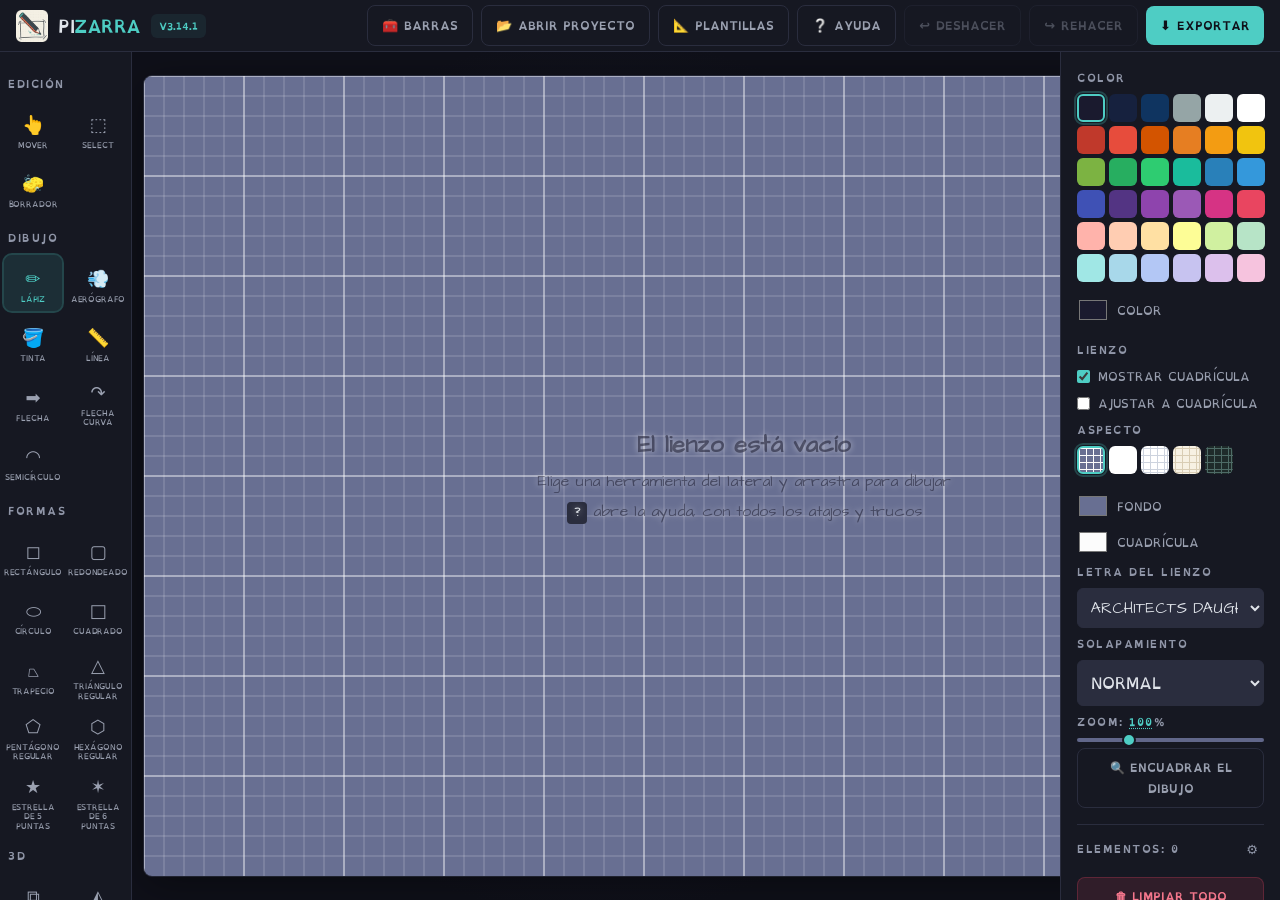
<file: index.html>
<!DOCTYPE html>
<html lang="es">
<head>
  <meta charset="UTF-8" />
  <meta name="viewport" content="width=device-width, initial-scale=1.0" />
  <title>Pizarra — Bocetos Web</title>
  <meta name="description" content="Aplicación de wireframing y bocetos web con exportación a múltiples formatos" />
  <!-- Iconos. Rutas relativas a propósito: la app también se abre con file://,
       donde una ruta absoluta /img/… apuntaría a la raíz del disco. -->
  <link rel="icon" href="img/favicon.ico" sizes="32x32" />
  <link rel="icon" type="image/png" sizes="16x16" href="img/favicon-16x16.png" />
  <link rel="icon" type="image/png" sizes="32x32" href="img/favicon-32x32.png" />
  <link rel="icon" type="image/png" sizes="192x192" href="img/icon-192.png" />
  <link rel="apple-touch-icon" sizes="180x180" href="img/apple-touch-icon.png" />
  <link rel="manifest" href="site.webmanifest" />
  <meta name="theme-color" content="#0f1019" />
  <!-- Sin Google Fonts: las cinco manuscritas viajan autoalojadas en fonts/
       (@font-face en src/scss/base/_font-faces.scss). La app no pide nada por
       red, así que dibuja igual sin conexión y abierta con file://. -->
  <link rel="stylesheet" href="css/styles.css?v=3.14.1" />
</head>
<body>

  <!-- ===== APP SHELL ===== -->
  <div class="app">

    <!-- ── Top Bar ── -->
    <header class="topbar">
      <div class="topbar__brand">
        <img class="topbar__logo-icon" src="img/logo-96.png?v=3.14.1" alt="" aria-hidden="true" width="32" height="32" />
        <h1 class="topbar__logo-text">Pi<span class="topbar__logo-accent">zarra</span></h1>
        <span class="topbar__badge">v3.14.1</span>
        <!-- Aviso de autoguardado: visible SOLO mientras localStorage rechaza
             el guardado (cuota llena). Sin él, el fallo era un catch mudo y el
             trabajo posterior se perdía en silencio al recargar. -->
        <span class="topbar__warn" id="autosave-warn" role="alert" hidden>
          ⚠️ El guardado automático no cabe — exporta tu trabajo
        </span>
      </div>
      <!-- El rótulo de cada botón va envuelto en `.btn__label`, y no suelto
           como nodo de texto, porque por debajo de $topbar-icons la barra se
           queda solo con los iconos: sin un elemento propio no hay nada que
           el CSS pueda ocultar. Se oculta a la vista pero NO a un lector de
           pantalla, así que cada botón conserva su nombre. Un botón nuevo sin
           envolver vuelve a desbordar la barra; hay guarda en smoke. -->
      <nav class="topbar__actions">
        <button class="btn btn--ghost panel-toggle" id="btn-panel-toggle" title="Mostrar/ocultar el panel" aria-label="Mostrar u ocultar el panel de ajustes" aria-expanded="false" aria-controls="side-panel">
          <span class="btn__icon" aria-hidden="true">⚙</span> <span class="btn__label">Panel</span>
        </button>
        <!-- Interruptor de las barras flotantes (v3.13.0). Como .panel-toggle,
             solo existe donde el modo existe: el CSS lo oculta bajo 1100px. -->
        <button class="btn btn--ghost float-toggle" id="btn-float-tools" title="Barras de herramientas flotantes" aria-pressed="false" aria-controls="floatbars">
          <span class="btn__icon" aria-hidden="true">🧰</span> <span class="btn__label">Barras</span>
        </button>
        <button class="btn btn--ghost" id="btn-import"
                title="Abrir un proyecto .json guardado con Exportar → JSON. Sustituye el dibujo actual.">
          <span class="btn__icon" aria-hidden="true">📂</span> <span class="btn__label">Abrir proyecto</span>
        </button>
        <button class="btn btn--ghost" id="btn-templates" title="Plantillas">
          <span class="btn__icon" aria-hidden="true">📐</span> <span class="btn__label">Plantillas</span>
        </button>
        <button class="btn btn--ghost" id="btn-help" title="Ayuda y atajos (?)">
          <span class="btn__icon" aria-hidden="true">❔</span> <span class="btn__label">Ayuda</span>
        </button>
        <button class="btn btn--ghost" id="btn-undo" title="Deshacer (Ctrl+Z)">
          <span class="btn__icon" aria-hidden="true">↩</span> <span class="btn__label">Deshacer</span>
        </button>
        <button class="btn btn--ghost" id="btn-redo" title="Rehacer (Ctrl+Y)">
          <span class="btn__icon" aria-hidden="true">↪</span> <span class="btn__label">Rehacer</span>
        </button>
        <button class="btn btn--primary" id="btn-export" title="Exportar el dibujo a PNG, JPG, SVG, HTML o JSON">
          <span class="btn__icon" aria-hidden="true">⬇</span> <span class="btn__label">Exportar</span>
        </button>
      </nav>
    </header>

    <!-- ── Main Body ── -->
    <div class="app__body">

      <!-- Sidebar Tools -->
      <aside class="sidebar" id="sidebar" role="toolbar" aria-orientation="vertical" aria-label="Herramientas"></aside>

      <!-- Canvas Area -->
      <main class="canvas-area">
        <!-- El sizer ocupa en layout el tamaño YA escalado del lienzo, para que
             el desbordamiento por zoom sea alcanzable con scroll -->
        <div class="canvas-area__sizer" id="canvas-sizer">
          <div class="canvas-area__wrapper" id="canvas-wrapper">
            <canvas class="canvas-area__canvas" id="main-canvas" width="1200" height="800" role="img" aria-label="Lienzo de dibujo"></canvas>
            <canvas class="canvas-area__overlay" id="overlay-canvas" width="1200" height="800" aria-hidden="true"></canvas>
            <textarea class="canvas-area__text-input" id="text-input" placeholder="Escribe aquí..." hidden></textarea>
            <!-- Estado vacío (v3.6.0): bienvenida sobre el lienzo sin nada.
                 La muestra/oculta redrawNow (elementos > 0, o gesto en curso).
                 pointer-events: none — jamás debe interceptar un trazo. -->
            <div class="canvas-area__empty" id="canvas-empty">
              <p class="canvas-area__empty-title">El lienzo está vacío</p>
              <p>Elige una herramienta del lateral y arrastra para dibujar</p>
              <p><kbd>?</kbd> abre la ayuda, con todos los atajos y trucos</p>
            </div>
          </div>
        </div>
        <!-- «Volver al dibujo» (v3.5.0): aparece solo cuando el scroll/zoom
             dejan el viewport sin tocar ningún elemento (updateBackContent).
             position:fixed, así que no participa en el layout del sizer; su
             regla [hidden] es obligatoria porque la clase declara display. -->
        <button type="button" class="canvas-area__back" id="btn-back-content"
                title="Encuadrar el dibujo (Mayús+1)" hidden>↩ Volver al dibujo</button>
        <!-- Toasts (v3.6.0): avisos breves y autodescartables (copiar,
             exportar, abrir…). role=status + aria-live para que el lector los
             anuncie; los rellena showToast (app.js) y nunca interceptan. -->
        <div class="toasts" id="toast-region" role="status" aria-live="polite"></div>
        <!-- Menú contextual (v3.8.0): lo rellena showContextMenu (app.js) por
             invocación, con las acciones de la selección o del lienzo y su
             atajo a la derecha. [hidden] obligatoria: la clase declara display. -->
        <div class="ctxmenu" id="context-menu" hidden></div>
      </main>

      <!-- Right Panel

           El orden y el agrupamiento de estas secciones SON la organización que
           ve el usuario. Cada `<section>` lleva id porque `syncPanelSections()`
           (app.js) las muestra u oculta según la herramienta activa y la
           selección: con el lápiz no pintan nada «Plantas» ni «Ancho del
           camino». Ojo: `.panel__section` es `display:flex`, así que el
           atributo `hidden` NO basta por sí solo — `_panel.scss` añade la regla
           `&[hidden] { display: none }`, igual que `.btn[hidden]`.

           Lo que edita la selección (color, grosor, relleno, discontinuo, doble
           punta, tamaño de texto) vive AQUÍ y no en un modal: `selectTool()`
           vacía la selección y los atajos se desactivan con un `<dialog>`
           abierto, así que un modal no puede sustituir al panel para editar.

           Cada sección con ajustes propios lleva SU ⚙ (v2.21.0), que abre
           siempre los mismos ajustes: los de esa sección. Antes había uno solo,
           en la cabecera «Trazo», que se re-apuntaba a cinco modales según la
           herramienta — el mismo botón, en el mismo sitio, abría cinco cosas
           distintas —, y ESA cabecera se quedó sin ⚙ al repartirlo: sus
           destinos se alcanzan pulsando la herramienta y, con selección, desde
           «Posición y tamaño». «Lienzo» tampoco lleva, porque no tiene ajustes
           en ningún modal. Ninguno cambia de herramienta ni vacía la selección;
           los de «Edificios» y «Jardín» son la excepción, explicada allí. -->
      <aside class="panel" id="side-panel">

        <!-- Elemento: posición y tamaño EXACTOS de lo seleccionado, más su
             texto cuando el tipo lo admite. Hasta la v2.9.0 solo se podía
             mover arrastrando y redimensionar con los tiradores: no había forma
             de dar una medida concreta ni de alinear dos cosas, y en un botón o
             una tarjeta el texto solo se cambiaba con doble clic, que no se ve
             por ningún sitio. Se lee y se escribe con getElementBounds +
             moveElement/scaleElement, así que vale para cualquier tipo —incluidos
             los trazos a mano y los grupos— sin un caso por tipo. -->
        <section class="panel__section" id="panel-sec-element">
          <h3 class="panel__title panel__title--row">
            <span>Posición y tamaño</span>
            <!-- El único ⚙ que se oculta desde JS: aquí no manda la herramienta
                 activa sino el TIPO seleccionado, y no todos tienen ajustes
                 (una imagen pegada, el `eraser` histórico). -->
            <button type="button" class="panel__gear" id="btn-element-settings"
                    title="Ajustar lo seleccionado" hidden>⚙️</button>
          </h3>
          <div class="panel__nums">
            <label class="panel__num" for="el-x"><span>X</span>
              <input type="number" id="el-x" step="1" /></label>
            <label class="panel__num" for="el-y"><span>Y</span>
              <input type="number" id="el-y" step="1" /></label>
            <label class="panel__num" for="el-w"><span>Ancho</span>
              <input type="number" id="el-w" step="1" min="1" /></label>
            <label class="panel__num" for="el-h"><span>Alto</span>
              <input type="number" id="el-h" step="1" min="1" /></label>
          </div>
          <label class="panel__field" for="el-label" id="el-label-row">
            <span class="panel__title">Texto</span>
            <input class="panel__text" type="text" id="el-label" />
          </label>
        </section>

        <!-- Trazo: color y los dos modificadores de línea. «Color» era una
             sección aparte, pero es el color DEL TRAZO (lo dice su propio
             aria-label), así que va aquí.

             SIN GROSOR Y SIN ⚙ (v2.21.0). Aquí vivían dos cosas que se han ido:
             el ⚙ único que se re-apuntaba a cinco modales según la herramienta,
             y el deslizador del grosor —que además cambiaba de significado,
             porque con el Borrador gobernaba SU tamaño y se retitulaba—. Los
             dos tenían el mismo problema: un control cuyo efecto dependía de
             algo que pasaba en otra parte de la pantalla. El grosor vive ahora
             donde se elige la herramienta, en los cinco modales de ajustes
             (#modal-stroke, #modal-shape, #modal-ui, #modal-text y, como
             tamaño del borrador, #modal-eraser), que ya lo tenían como gemelo.
             Se llega a ellos pulsando la herramienta y, con algo seleccionado,
             desde el ⚙ de «Posición y tamaño». -->
        <section class="panel__section" id="panel-sec-stroke">
          <h3 class="panel__title">Color</h3>
          <div class="panel__color-grid" id="color-grid"></div>
          <!-- Rotulado «Color», como «Fondo» y «Cuadrícula» en Lienzo: el
               <code> con el hex que había aquí decía el valor, no para qué
               sirve el mando. El <label> envolvente hace de nombre accesible,
               así que no lleva aria-label (lo duplicaría). -->
          <label class="panel__color-custom" for="color-picker">
            <input class="panel__color-picker" type="color" id="color-picker" value="#1a1a2e" />
            Color
          </label>
          <label class="panel__check" id="row-dash">
            <input type="checkbox" id="check-dash" /> Trazo discontinuo
          </label>
          <label class="panel__check" id="row-double-head">
            <input type="checkbox" id="check-double-head" /> Doble punta
          </label>
        </section>

        <!-- Relleno: solo con una forma rellenable activa o seleccionada.
             «Solapamiento» estaba aquí y no es un ajuste de relleno sino un modo
             de render de toda la escena: se ha ido a «Lienzo». -->
        <section class="panel__section" id="panel-sec-fill">
          <h3 class="panel__title panel__title--row">
            <span>Relleno</span>
            <button type="button" class="panel__gear" id="btn-fill-settings"
                    title="Ajustar el relleno">⚙️</button>
          </h3>
          <label class="panel__check">
            <input type="checkbox" id="check-fill" /> Rellenar formas
          </label>
          <label class="panel__check">
            <input type="checkbox" id="check-fill-transparent" /> Relleno translúcido
          </label>
          <!-- Trama del relleno (v3.11.0, la idea de rough.js): el trazo es de
               mano temblorosa y el relleno era una mancha plana. Los valores
               son los ids de Hatch.PATTERNS más «solid», que es la ausencia
               del campo; tests/smoke.test.js pinea que coincidan. -->
          <label class="panel__field" for="fill-pattern">
            <span class="panel__title">Trama</span>
            <select class="panel__select" id="fill-pattern">
              <option value="solid">Plano</option>
              <option value="hachure">Rayado</option>
              <option value="cross-hatch">Cruzado</option>
              <option value="dots">Puntos</option>
              <option value="zigzag">Zigzag</option>
            </select>
          </label>
          <h3 class="panel__title">Opacidad: <span id="fill-opacity-val">40</span>%</h3>
          <input class="panel__slider" type="range" id="fill-opacity-slider"
                 min="0" max="100" step="1" value="40"
                 aria-label="Opacidad del relleno translúcido" disabled />
          <div class="panel__canvas-colors">
            <label class="panel__canvas-color">
              <input class="panel__color-picker" type="color" id="fill-color-picker" value="#1a1a2e" />
              Color de relleno
            </label>
          </div>
        </section>

        <!-- Texto: solo con la herramienta Texto/Emoji o un texto seleccionado.
             Con Emoji activo, redrawNow retitula el rótulo a «Emoji» y el
             deslizador gobierna state.emojiSize (min 32), como el de grosor
             hace con el borrador. El max 96 es EMOJI_MAX_SIZE: un emoji puede
             medir hasta 96 y este mismo control lo enseña al seleccionarlo. -->
        <section class="panel__section" id="panel-sec-text">
          <!-- El <label for> se queda DENTRO de la cabecera, como hermano del
               ⚙ y nunca envolviéndolo: un <label> se tragaría el botón en el
               nombre accesible del deslizador. -->
          <h3 class="panel__title panel__title--row">
            <label for="font-slider"><span id="font-label">Texto</span>: <span id="font-val">18</span>px</label>
            <button type="button" class="panel__gear" id="btn-text-settings"
                    title="Ajustar el texto">⚙️</button>
          </h3>
          <input class="panel__slider" type="range" id="font-slider" min="10" max="96" value="18" />
          <!-- Estilo del texto. Se ocultan con el Emoji activo: ahí la sección
               se retitula para gobernar SU tamaño, y negrita o sombra sobre un
               emoji no significan nada. -->
          <label class="panel__check" id="row-text-bold">
            <input type="checkbox" id="check-bold" /> Negrita
          </label>
          <label class="panel__field" id="row-text-shadow" for="text-shadow">
            <span class="panel__title">Sombra</span>
            <select class="panel__select" id="text-shadow"></select>
          </label>
          <div class="panel__canvas-colors" id="row-text-shadow-color">
            <label class="panel__canvas-color">
              <input class="panel__color-picker" type="color" id="text-shadow-color" value="#7d8295" />
              Color de la sombra
            </label>
          </div>
        </section>

        <!-- Edificios (defaults de creación para Fachada/Alzado/Perfil/Tejados).
             Gemelos de los cuatro campos de #modal-facade: añadir un ajuste
             quinto exige añadirlo en los dos sitios o en ninguno. -->
        <section class="panel__section" id="panel-sec-build">
          <h3 class="panel__title panel__title--row">
            <span>Edificios</span>
            <button type="button" class="panel__gear" id="btn-build-settings"
                    title="Abrir el catálogo de Fachada">⚙️</button>
          </h3>
          <label class="panel__field" for="build-floors">
            <span class="panel__title">Plantas</span>
            <select class="panel__select" id="build-floors">
              <option value="auto">Auto</option>
              <option value="1">1</option>
              <option value="2">2</option>
              <option value="3">3</option>
              <option value="4">4</option>
              <option value="5">5</option>
              <option value="6">6</option>
              <option value="7">7</option>
              <option value="8">8</option>
              <option value="10">10</option>
              <option value="12">12</option>
            </select>
          </label>
          <label class="panel__field" for="build-bays">
            <span class="panel__title">Ventanas por planta</span>
            <select class="panel__select" id="build-bays">
              <option value="auto">Auto</option>
              <option value="1">1</option>
              <option value="2">2</option>
              <option value="3">3</option>
              <option value="4">4</option>
            </select>
          </label>
          <h3 class="panel__title">Pendiente del tejado: <span id="build-pitch-val">36</span>%</h3>
          <input class="panel__slider" type="range" id="build-roof-pitch"
                 min="20" max="50" step="1" value="36"
                 aria-label="Pendiente del tejado (Alzado/Perfil)" />
          <label class="panel__field" for="build-roof-type">
            <span class="panel__title">Cubierta del alzado</span>
            <select class="panel__select" id="build-roof-type">
              <option value="gable">Dos aguas</option>
              <option value="hip">Cuatro aguas</option>
              <option value="mansard">Mansarda</option>
            </select>
          </label>
        </section>

        <!-- Jardín (defaults de creación; las herramientas son solo de creación,
             así que no siguen la semántica dual del panel). Los tres controles
             tienen gemelo dentro de los modales del jardín: aquí se retocan sin
             soltar la herramienta, allí se eligen donde está el usuario. -->
        <section class="panel__section" id="panel-sec-garden">
          <h3 class="panel__title panel__title--row">
            <span>Jardín</span>
            <button type="button" class="panel__gear" id="btn-garden-settings"
                    title="Abrir el catálogo de esta herramienta">⚙️</button>
          </h3>
          <label class="panel__check">
            <input type="checkbox" id="check-garden-labels" checked /> Etiquetas
          </label>
          <!-- Gemelos de los dos ajustes del modal de Camino (ver #modal-path).
               Con «Cualquier inclinación» el arrastre solo dice por dónde va el
               recorrido, así que el ancho sale de aquí. min/max deben coincidir
               con PATH_W_MIN/PATH_W_MAX de js/garden.js -->
          <label class="panel__check">
            <input type="checkbox" id="check-path-any-angle" /> Caminos en cualquier inclinación
          </label>
          <h3 class="panel__title">Ancho del camino: <span id="path-width-val">34</span>px</h3>
          <input class="panel__slider" type="range" id="garden-path-width"
                 min="8" max="120" step="2" value="34"
                 aria-label="Ancho de los caminos del jardín" />
        </section>

        <!-- Lienzo: todo lo que describe la escena y la vista, no lo que se
             dibuja. Aquí acaban «Mostrar/Ajustar cuadrícula» y «Solapamiento»,
             que estaban repartidos entre una sección sin título y «Relleno». -->
        <section class="panel__section" id="panel-sec-canvas">
          <h3 class="panel__title">Lienzo</h3>
          <label class="panel__check">
            <input type="checkbox" id="check-grid" checked /> Mostrar cuadrícula
          </label>
          <label class="panel__check">
            <input type="checkbox" id="check-snap" /> Ajustar a cuadrícula
          </label>
          <!-- Aspecto: papel + rejilla de una vez. Va ANTES de los dos
               selectores de color porque es el gesto de un clic; ellos son el
               ajuste fino que lo retoca. Las muestras las pinta app.js desde
               CANVAS_PRESETS (config.js): aquí no se escribe ni un color, o el
               catálogo existiría en dos sitios. -->
          <h4 class="panel__title panel__title--block">Aspecto</h4>
          <div class="panel__canvas-presets" id="canvas-preset-grid"
               role="group" aria-label="Aspecto del lienzo"></div>
          <div class="panel__canvas-colors">
            <label class="panel__canvas-color">
              <input class="panel__color-picker" type="color" id="canvas-bg-picker" value="#686f92" />
              Fondo
            </label>
            <label class="panel__canvas-color">
              <input class="panel__color-picker" type="color" id="grid-color-picker" value="#fcfcfc" />
              Cuadrícula
            </label>
          </div>
          <!-- Letra del lienzo: ajuste global del boceto, como el
               fondo o la cuadrícula (no viaja en los elementos, sí en prefs).
               Las opciones las rellena app.js desde SKETCH_FONTS, para que el
               catálogo no exista en dos sitios; cada <option> se previsualiza
               con su propia familia. -->
          <label class="panel__field" for="sketch-font">
            <span class="panel__title">Letra del lienzo</span>
            <select class="panel__select" id="sketch-font"></select>
          </label>
          <label class="panel__field" for="overlap-mode">
            <span class="panel__title">Solapamiento</span>
            <select class="panel__select" id="overlap-mode">
              <option value="normal">Normal</option>
              <option value="hidden-dashed">Bordes ocultos</option>
            </select>
          </label>
          <!-- El % es un BOTÓN: clicarlo vuelve al 100% (micro-detalle de
               Excalidraw). Sigue dentro del <label for> del slider — un botón
               es contenido interactivo, así que su clic no se reenvía al
               slider — y smoke guarda ese <label for>. -->
          <label class="panel__title panel__title--block" for="zoom-slider">Zoom: <button type="button" class="panel__zoom-val" id="zoom-val" title="Volver al 100 % (Ctrl+0)">100</button>%</label>
          <input class="panel__slider" type="range" id="zoom-slider" min="30" max="300" step="10" value="100" />
          <button class="btn btn--ghost btn--block" id="btn-zoom-fit" title="Encuadrar el dibujo (Mayús+1)">🔍 Encuadrar el dibujo</button>
        </section>

        <!-- Selección: cuánto hay seleccionado y qué se puede hacer con ello.
             «Los clics acumulan selección» vivió aquí hasta la v2.17.0; ahora
             es un ajuste de la herramienta «Select», en #modal-select. -->
        <section class="panel__section panel__section--border" id="panel-sec-selection">
          <!-- aria-live sobre la fila es seguro: aria-atomic es false por
               defecto, así que solo se anuncia el contador que cambia, no la
               cabecera entera, y el ⚙ es estático. -->
          <h3 class="panel__title panel__title--row" aria-live="polite">
            <span>Elementos: <span id="el-count">0</span></span>
            <button type="button" class="panel__gear" id="btn-selection-settings"
                    title="Ajustar la selección">⚙️</button>
          </h3>
          <button class="btn btn--ghost btn--block" id="btn-edit-garden" hidden>
            🌿 Editar planta
          </button>
          <button class="btn btn--ghost btn--block" id="btn-duplicate-sel" hidden>
            ⧉ Duplicar selección
          </button>
          <!-- Biblioteca del usuario (v3.12.0): guardar la selección como
               pieza reutilizable. Se inserta desde «Plantillas», que es donde
               ya se va a buscar algo hecho. -->
          <button class="btn btn--ghost btn--block" id="btn-save-piece" hidden
                  title="Guardar la selección en tu biblioteca de piezas">
            ⭐ Guardar como pieza
          </button>
          <!-- Orden Z (v2.42.1): el orden del array ES el apilado. Cuatro
               acciones en rejilla de dos columnas (.panel__zorder, con su
               regla [hidden] en _panel.scss — declara display). Atajos:
               Ctrl/Cmd+↑/↓ un paso, con Shift a los extremos. -->
          <div class="panel__zorder" id="zorder-row" hidden>
            <button class="btn btn--ghost" id="btn-z-front" title="Traer al frente (Ctrl+Mayús+↑)">⏫ Al frente</button>
            <button class="btn btn--ghost" id="btn-z-up" title="Adelantar un paso (Ctrl+↑)">🔼 Adelantar</button>
            <button class="btn btn--ghost" id="btn-z-back" title="Enviar al fondo (Ctrl+Mayús+↓)">⏬ Al fondo</button>
            <button class="btn btn--ghost" id="btn-z-down" title="Retrasar un paso (Ctrl+↓)">🔽 Retrasar</button>
          </div>
          <!-- Alinear y distribuir (v3.10.0): las guías al arrastrar ya
               imantaban, pero no había forma de decir «éstos cuatro, a la
               izquierda». La rejilla declara display:grid, así que lleva su
               regla [hidden] en _panel.scss. Botones de icono: en tres
               columnas no cabe un rótulo, y el `title` es lo que queda. -->
          <div class="panel__align" id="align-row" hidden>
            <button class="btn btn--ghost" data-align="left" title="Alinear a la izquierda" aria-label="Alinear a la izquierda">⇤</button>
            <button class="btn btn--ghost" data-align="hcenter" title="Centrar en horizontal" aria-label="Centrar en horizontal">↔</button>
            <button class="btn btn--ghost" data-align="right" title="Alinear a la derecha" aria-label="Alinear a la derecha">⇥</button>
            <button class="btn btn--ghost" data-align="top" title="Alinear arriba" aria-label="Alinear arriba">⤒</button>
            <button class="btn btn--ghost" data-align="vmiddle" title="Centrar en vertical" aria-label="Centrar en vertical">↕</button>
            <button class="btn btn--ghost" data-align="bottom" title="Alinear abajo" aria-label="Alinear abajo">⤓</button>
          </div>
          <!-- Repartir y voltear van con rótulo y no en la rejilla de iconos:
               «distribuir» y «voltear» no tienen un símbolo que se entienda
               solo, al contrario que las seis alineaciones. -->
          <div class="panel__zorder" id="dist-row" hidden>
            <button class="btn btn--ghost" data-align="hdist" title="Repartir huecos iguales en horizontal (3 objetos o más)">⇹ En fila</button>
            <button class="btn btn--ghost" data-align="vdist" title="Repartir huecos iguales en vertical (3 objetos o más)">⇳ En columna</button>
          </div>
          <div class="panel__zorder" id="mirror-row" hidden>
            <button class="btn btn--ghost" data-mirror="h" title="Voltear en horizontal (Mayús+H)">Voltear ↔</button>
            <button class="btn btn--ghost" data-mirror="v" title="Voltear en vertical (Mayús+V)">Voltear ↕</button>
          </div>
          <!-- Agrupar/desagrupar (v3.10.0): la maquinaria (buildingGroupId)
               existía desde Edificios, pero solo la estampaba la app. A ancho
               completo y no en pareja: «Desagrupar» no cabe en media columna
               del panel y salía recortado. -->
          <button class="btn btn--ghost btn--block" id="btn-group" hidden
                  title="Agrupar la selección (Ctrl+G)">⛓ Agrupar</button>
          <button class="btn btn--ghost btn--block" id="btn-ungroup" hidden
                  title="Deshacer el grupo (Ctrl+Mayús+G)">⛓ Desagrupar</button>
          <button class="btn btn--ghost btn--block" id="btn-rotate-sel" hidden>
            ↻ Rotar selección
          </button>
          <button class="btn btn--danger btn--block" id="btn-delete-sel" hidden>
            🗑 Eliminar selección
          </button>
        </section>

        <button class="btn btn--danger btn--block" id="btn-clear">🗑 Limpiar todo</button>

        <!-- Los atajos viven ahora en el modal de Ayuda (botón ❔ de la barra
             superior o tecla ?), donde caben legibles y agrupados por tema -->
        <footer class="panel__footer">
          <p>⌨️ <kbd>?</kbd> o el botón <strong>Ayuda</strong>: atajos y trucos</p>
        </footer>
      </aside>
    </div>

    <!-- Fondo para cerrar el panel-cajón en pantallas estrechas (≤1100px) -->
    <div class="panel-backdrop" id="panel-backdrop"></div>

    <!-- Barras de herramientas flotantes (v3.13.0): las llena buildFloatbars
         (app.js) desde FLOATBAR_GROUPS. Solo se ven con la clase
         `app--floatbars` Y por encima de 1100px (CSS puro, _floatbar.scss);
         sus posiciones viven en el DOM y NO se persisten: recargar es volver
         a fábrica. El nodo existe en el HTML para que dom-stub lo encuentre.
         Es además la ZONA DE ACOPLADO (v3.14.0): soltar aquí una barra
         arrastrada la devuelve al flujo, y su ancho está acoplado a
         FLOATBAR_DOCK_W (app.js). -->
    <div class="floatbars" id="floatbars"></div>
  </div>

  <!-- ===== MODAL: EXPORT ===== -->
  <dialog class="modal" id="modal-export" aria-labelledby="modal-export-title">
      <h3 class="modal__heading" id="modal-export-title">Exportar Wireframe</h3>
      <p class="modal__sub">Elige el formato de exportación</p>
      <!-- Ajustes de salida (v3.9.0, la idea de Excalidraw). Van ANTES de los
           formatos porque describen QUÉ se exporta, no cómo se descarga: se
           eligen y luego se pulsa el formato. Cada formato honra lo que puede
           representar (el JPG no tiene alfa; el HTML no tiene resolución) y
           quien lo decide es el exportador, no esta pantalla. -->
      <fieldset class="modal__group">
        <legend class="modal__group-title">Ajustes</legend>
        <label class="panel__field" for="export-scale">
          <span class="modal__field-label">Resolución</span>
          <select class="panel__select" id="export-scale">
            <option value="1">1× (1200 × 800)</option>
            <option value="2">2× (2400 × 1600)</option>
            <option value="3">3× (3600 × 2400)</option>
          </select>
        </label>
        <label class="panel__check">
          <input type="checkbox" id="export-transparent" /> Fondo transparente
        </label>
        <label class="panel__check">
          <input type="checkbox" id="export-selection" /> Solo la selección
        </label>
      </fieldset>
      <div class="modal__grid modal__grid--2col">
        <button class="modal__option" data-export="png">
          <span class="modal__option-icon">🖼️</span>
          <strong>PNG</strong>
          <small>Imagen rasterizada</small>
        </button>
        <button class="modal__option" data-export="jpg">
          <span class="modal__option-icon">📷</span>
          <strong>JPG</strong>
          <small>Comprimida</small>
        </button>
        <button class="modal__option" data-export="svg">
          <span class="modal__option-icon">✨</span>
          <strong>SVG</strong>
          <small>Vectorial escalable</small>
        </button>
        <button class="modal__option" data-export="html">
          <span class="modal__option-icon">🌐</span>
          <strong>HTML</strong>
          <small>Web editable</small>
        </button>
        <button class="modal__option modal__option--wide" data-export="json">
          <span class="modal__option-icon">💾</span>
          <strong>JSON</strong>
          <small>Proyecto reutilizable (importar después)</small>
        </button>
      </div>
      <!-- Copiar al portapapeles (v3.9.0): ahorra el viaje descarga → buscar
           en Descargas → arrastrar. No lleva atajo a propósito (Ctrl+Mayús+C
           es las herramientas de desarrollo del navegador): sus vías son este
           botón y el menú contextual de la selección. -->
      <button class="btn btn--ghost btn--block" id="btn-copy-image"
              title="Copiar el dibujo al portapapeles como imagen PNG">
        📋 Copiar imagen al portapapeles
      </button>
      <button class="btn btn--ghost btn--block modal__cancel">Cancelar</button>
  </dialog>

  <!-- ===== MODAL: AYUDA ===== -->
  <dialog class="modal modal--help" id="modal-help" aria-labelledby="modal-help-title">
      <!-- Cabecera pegajosa: título y buscador (v3.3.0). La ayuda son ya
           veinte secciones, y sin filtro encontrar algo concreto era
           desplazarse leyendo.

           El título va DENTRO de la barra pegajosa, y no encima, por la
           máscara: un elemento pegajoso se ancla a la caja de CONTENIDO, así
           que hay que tapar con una sombra los 2.8rem de relleno superior del
           diálogo por los que se ve pasar el texto — y esa sombra taparía
           también lo que hubiera justo encima (ver .modal__cancel, que hace lo
           mismo abajo y no lo sufre por ser el último elemento).

           El campo es type="text" A PROPÓSITO: _uppercase.scss rescata de las
           mayúsculas los `input[type="text"]`, y un buscador es texto que
           escribe el usuario. -->
      <div class="modal__help-search">
        <h3 class="modal__heading modal__help-heading" id="modal-help-title">Ayuda</h3>
        <input class="modal__help-input" type="text" id="help-search"
               placeholder="Buscar en la ayuda…" autocomplete="off"
               aria-label="Buscar en la ayuda" />
        <span class="modal__help-count" id="help-count" hidden></span>
      </div>
      <p class="modal__sub">Atajos y trucos de Pizarra. El índice salta a cualquier sección.</p>
      <nav class="modal__help-index" id="help-index" aria-label="Secciones de la ayuda"></nav>
      <p class="modal__help-empty" id="help-empty" hidden>
        Nada coincide con esa búsqueda. Prueba con una palabra suelta: «borrador», «curva», «exportar»…
      </p>

      <section class="modal__help-group">
        <h4 class="modal__help-title">Primeros pasos</h4>
        <ul class="modal__help-list">
          <li>Elige una herramienta en la <strong>barra de la izquierda</strong> y arrastra sobre el lienzo. Al pulsarla se abren sus <strong>ajustes</strong>, con una muestra de lo que va a salir; ciérralos y ya estás dibujando</li>
          <li>Con <strong>Mover</strong> (<kbd>V</kbd>) se selecciona, se arrastra, se redimensiona por las esquinas y se borra con <kbd>Supr</kbd>. Con <strong>«Select»</strong> se enmarca sin mover nada</li>
          <li>Todo lo que hagas se <strong>guarda solo</strong> en este navegador: cierra y vuelve, y el dibujo sigue ahí. Para llevártelo a otro sitio, <strong>Exportar → JSON</strong></li>
          <li>El panel de la derecha cambia con lo que estés haciendo: enseña las secciones que aplican a la herramienta activa o a lo que tengas seleccionado</li>
          <li>Si te pierdes: <kbd>Ctrl</kbd>+<kbd>Z</kbd> deshace hasta 50 pasos</li>
        </ul>
      </section>

      <section class="modal__help-group">
        <h4 class="modal__help-title">🧰 Barras flotantes</h4>
        <ul class="modal__help-list">
          <li>El botón <strong>Barras</strong> de la barra superior desglosa las herramientas en <strong>cinco paletas flotantes</strong> —Edición, Dibujo, Formas y 3D, UI, Edificios y Jardín— que puedes llevar a donde quieras; pulsarlo otra vez devuelve la barra lateral de siempre</li>
          <li>Cada barra se <strong>arrastra por su asa</strong> (la franja superior con el nombre) y se <strong>pliega</strong> con el botón <strong>▾</strong> hasta dejar solo el asa</li>
          <li>Para <strong>recoger una sola barra</strong>, arrástrala de vuelta a la <strong>franja de la izquierda</strong> —se resalta al entrar— y suéltala: vuelve a su sitio en la columna y <strong>las demás se quedan donde están</strong></li>
          <li>Las posiciones y el plegado <strong>no se guardan</strong>: al pulsar <strong>Barras</strong> o al recargar, las cinco aparecen siempre <strong>apiladas a la izquierda</strong> —donde vive la barra lateral— listas para llevarlas donde quieras. Si no caben todas, esa columna <strong>se desplaza con la rueda</strong>, como la barra lateral. El modo en sí sí se recuerda</li>
          <li>Moverlas y recogerlas de una en una es cosa del <strong>ratón</strong>; sin él, el botón <strong>Barras</strong> las devuelve todas. Las herramientas siguen teniendo sus teclas y cada barra se recorre con las <strong>flechas</strong> del teclado</li>
          <li>En pantallas estrechas (donde el panel es un cajón) el modo no existe: manda la barra lateral</li>
        </ul>
      </section>

      <section class="modal__help-group">
        <h4 class="modal__help-title">General</h4>
        <ul class="modal__help-list">
          <li><kbd>Ctrl</kbd>+<kbd>Z</kbd> deshacer · <kbd>Ctrl</kbd>+<kbd>Y</kbd> rehacer</li>
          <li><kbd>Ctrl</kbd>+<kbd>D</kbd> duplicar · <kbd>Ctrl</kbd>+<kbd>A</kbd> todo · <kbd>Supr</kbd> borrar</li>
          <li><kbd>Ctrl</kbd>+<kbd>↑</kbd>/<kbd>↓</kbd> adelanta/retrasa la selección · con <kbd>Mayús</kbd>, al frente/al fondo</li>
          <li>Flechas: mover la selección (<kbd>Shift</kbd>: 20 px)</li>
          <li>Con un polígono regular, una estrella o un trapecio seleccionados, <kbd>←</kbd> y <kbd>→</kbd> lo <strong>giran</strong> una orientación en cada sentido; <kbd>↑</kbd> y <kbd>↓</kbd> siguen moviendo</li>
          <li>Y con una <strong>figura compuesta</strong> —un sólido 3D, un edificio, una planta—, esas mismas teclas y <kbd>Shift</kbd>+<kbd>R</kbd> la giran <strong>entera</strong> un cuarto de vuelta</li>
          <li>Cada herramienta muestra su tecla en el tooltip</li>
          <li><kbd>Alt</kbd> desactiva el ajuste a cuadrícula, y también suspende las guías de alineación mientras lo mantengas</li>
          <li>En pantallas estrechas la app se recoge sola: los botones de arriba se quedan en <strong>icono</strong> (el tooltip sigue diciendo qué hace cada uno) y el panel de la derecha pasa a ser un <strong>cajón</strong> que abre el botón <strong>Panel</strong></li>
          <li><strong>Guardar y recuperar un dibujo</strong>: <strong>Exportar → JSON</strong> baja el proyecto entero, y <strong>Abrir proyecto</strong> vuelve a cargar ese <code>.json</code>, <em>sustituyendo</em> lo que haya en el lienzo (avisa antes, y <kbd>Ctrl</kbd>+<kbd>Z</kbd> lo deshace). Los otros cuatro formatos —PNG, JPG, SVG y HTML— son solo de salida: no se pueden volver a abrir</li>
          <li>Para meter una <strong>imagen</strong> en el lienzo no hace falta importar nada: se pega con <kbd>Ctrl</kbd>+<kbd>V</kbd></li>
        </ul>
      </section>

      <section class="modal__help-group">
        <h4 class="modal__help-title">Selección y portapapeles</h4>
        <ul class="modal__help-list">
          <li>Multi-selección: arrastre en vacío, o la casilla <strong>«Los clics acumulan selección»</strong> que sale al pulsar <strong>Mover</strong> o <strong>«Select»</strong>, y que reabre el ⚙ de <strong>«Elementos»</strong> con cualquier herramienta (cada clic añade; un clic sobre lo ya seleccionado lo quita) · <kbd>Shift</kbd>+click es el atajo · arrastra el grupo desde cualquier punto de su marco</li>
          <li><strong>Guías de alineación</strong>: al arrastrar con <strong>Mover</strong>, lo seleccionado se <strong>imanta</strong> a los bordes y a los centros de lo demás, y una línea discontinua enseña con quién queda alineado. Vienen activadas; se apagan en la casilla del mismo modal que abre <strong>Mover</strong> o <strong>«Select»</strong>, y <kbd>Alt</kbd> las suspende sin desmarcarlas</li>
          <li><kbd>Ctrl</kbd>+<kbd>C</kbd> copia la selección · <kbd>Ctrl</kbd>+<kbd>V</kbd> la pega (también entre pestañas)</li>
          <li><kbd>Ctrl</kbd>+<kbd>V</kbd> o arrastrar un archivo: imágenes PNG/JPG</li>
          <li>El <strong>clic derecho</strong> abre un menú con las acciones de la selección —duplicar, estilo, orden, bloquear, eliminar— o, en el vacío, las del lienzo; cada una enseña su atajo al lado</li>
          <li><kbd>Alt</kbd>+<strong>arrastrar</strong> algo ya seleccionado se lleva una <strong>copia</strong> y deja el original quieto (sobre una pieza sin seleccionar, <kbd>Alt</kbd> sigue aislándola de su grupo)</li>
          <li><kbd>Ctrl</kbd>+<kbd>Alt</kbd>+<kbd>C</kbd> copia el <strong>estilo</strong> de lo seleccionado —color, grosor, discontinuo, relleno, letra— y <kbd>Ctrl</kbd>+<kbd>Alt</kbd>+<kbd>V</kbd> se lo pone a otra selección, cada campo solo donde significa algo</li>
          <li><kbd>Ctrl</kbd>+<kbd>Mayús</kbd>+<kbd>L</kbd> <strong>bloquea</strong> la selección: ni el clic, ni la marquesina, ni el borrador la tocan. La llave es el <strong>clic derecho</strong> sobre lo bloqueado («Desbloquear»), o «Desbloquear todo» en el menú del lienzo</li>
          <li><kbd>Shift</kbd>+<kbd>R</kbd> o <strong>Rotar selección</strong>: cuadrado 45° · trapecio/triángulo/rectángulo 90° · pentágono y estrella de 5 puntas 36° · hexágono y estrella de 6 puntas 30°</li>
          <li><strong>Alinear y distribuir</strong>: la rejilla de «Elementos» pone lo seleccionado en línea por la izquierda, el centro, la derecha, arriba, en medio o abajo, y reparte huecos iguales entre tres o más. Un <strong>grupo cuenta como un solo objeto</strong>, así que alinear una fachada la mueve entera en vez de apilar sus piezas</li>
          <li><strong>Voltear</strong> con <kbd>Mayús</kbd>+<kbd>H</kbd> (horizontal) y <kbd>Mayús</kbd>+<kbd>V</kbd> (vertical), o con los dos últimos botones de esa rejilla: un árbol o una fachada mirando al otro lado. El texto se mueve pero no se refleja —en espejo no se leería—, y una imagen sí se refleja de verdad</li>
          <li><strong>Agrupar</strong> con <kbd>Ctrl</kbd>+<kbd>G</kbd> y deshacer el grupo con <kbd>Ctrl</kbd>+<kbd>Mayús</kbd>+<kbd>G</kbd>: a partir de ahí un clic coge el conjunto entero, como con los edificios y las plantas (y el doble clic o <kbd>Alt</kbd>+clic siguen bajando a una pieza suelta)</li>
          <li>Si la selección es una <strong>figura compuesta</strong> (un sólido 3D, un edificio, una planta), gira entera un <strong>cuarto de vuelta</strong> alrededor de su centro, en vez de girar cada pieza por su lado</li>
        </ul>
      </section>

      <section class="modal__help-group">
        <h4 class="modal__help-title">Formas y relleno</h4>
        <ul class="modal__help-list">
          <li>El relleno se aplica a rectángulos, redondeados, círculos/elipses, trapecios y polígonos regulares</li>
          <li>Selecciona una forma y elige <strong>"Color de relleno"</strong>: el relleno se activa automáticamente</li>
          <li>El checkbox <strong>"Rellenar formas"</strong> la vacía sin perder el color: al volver a marcarlo lo recupera</li>
          <li><strong>"Relleno translúcido"</strong> alterna entre relleno sólido y relleno con transparencia</li>
          <li><strong>"Opacidad"</strong> va del 0% (invisible) al 100% (opaco); el valor inicial es 40%</li>
          <li><strong>Trama</strong>: además del relleno plano, la superficie puede ir <strong>rayada</strong>, <strong>cruzada</strong>, de <strong>puntos</strong> o en <strong>zigzag</strong>, como un croquis a lápiz. Respeta la silueta de verdad —el rayado de una estrella no cruza los huecos entre puntas— y sale igual en el PNG y en el SVG</li>
          <li>Con selección, estos controles modifican las formas seleccionadas; sin selección, configuran las próximas</li>
        </ul>
      </section>

      <section class="modal__help-group">
        <h4 class="modal__help-title">✏️ Lápiz y trazo</h4>
        <ul class="modal__help-list">
          <li><strong>Temblor</strong>: cuánto tiembla el trazo dibujado a mano — <strong>de arquitecto</strong> (casi a regla), <strong>de artista</strong> (el de siempre) o <strong>de caricatura</strong>. Está en los ajustes del trazo y en los de la forma, y es el mismo mando en los dos. Cambia el lienzo y las imágenes PNG/JPG; el SVG y el HTML se exportan con la geometría limpia, como siempre</li>
          <li>Al elegir <strong>Lápiz</strong> (<kbd>P</kbd>), <strong>Línea</strong> (<kbd>L</kbd>), <strong>Flecha</strong> (<kbd>A</kbd>), <strong>Flecha curva</strong> (<kbd>U</kbd>) o <strong>Semicírculo</strong> (<kbd>G</kbd>) se abren sus <strong>ajustes</strong>, con muestra en vivo: grosor, color, discontinuo y doble punta. Volver a pulsar la herramienta los reabre</li>
          <li><strong>«Trazo con presión»</strong> (solo el lápiz) hace que el grosor siga la <strong>velocidad del gesto</strong>: rápido sale fino, despacio grueso, y las puntas quedan afiladas, como un lápiz de verdad. Desmarcado, el lápiz dibuja con el grosor uniforme de siempre</li>
          <li><strong>«Curvatura»</strong> (solo la flecha curva) decide con cuánta comba nacen: del <strong>0 %</strong> —una recta con punta— al 100 %, en porcentaje de la distancia entre los dos extremos. Antes era siempre la misma y todas las curvas salían iguales. La muestra del modal se curva con el mando</li>
          <li>Con algo seleccionado, esos mandos <strong>editan la selección</strong>; sin nada seleccionado, configuran lo próximo que dibujes</li>
          <li>El color del trazo se elige en la paleta del propio modal o en la del panel <strong>«Trazo»</strong>: son la misma</li>
        </ul>
      </section>

      <section class="modal__help-group">
        <h4 class="modal__help-title">💨 Aerógrafo</h4>
        <ul class="modal__help-list">
          <li>Pulveriza <strong>tono</strong> en vez de trazo: una nube de gotas densa en el eje y difuminada hacia los bordes. Un clic sin arrastrar deja un soplo redondo</li>
          <li>No tiene atajo de teclado: se elige en el sidebar, dentro de <strong>Dibujo</strong>, junto al Lápiz</li>
          <li>Al elegirlo se abren sus ajustes: color, <strong>anchura</strong> de la boquilla, <strong>grano</strong>, <strong>densidad</strong> y <strong>opacidad</strong>, con muestra en vivo. Volver a pulsar la herramienta los reabre</li>
          <li>Al <strong>100 %</strong> la pintura es sólida; por debajo es translúcida y las pasadas <strong>se acumulan</strong>: dos trazos cruzados oscurecen el cruce</li>
          <li>En <strong>«Dónde pinta»</strong> puedes acotarla a un rectángulo: el modal se cierra, marcas el área arrastrando y a partir de ahí la pintura se corta en su borde. El marco se ve en discontinuo y no es un elemento — no cuenta ni se exporta</li>
          <li>El área se recuerda entre sesiones; desde el mismo modal se vuelve a marcar o se quita</li>
        </ul>
      </section>

      <section class="modal__help-group">
        <h4 class="modal__help-title">🪣 Tinta</h4>
        <ul class="modal__help-list">
          <li>Un clic pinta. <strong>Dentro de una forma</strong>, la rellena a ella; <strong>fuera</strong>, encuentra la zona que cierran los trazos de alrededor —el rombo de varias líneas cruzadas, que no es ninguna forma— y crea una <strong>mancha</strong> por debajo de ellos</li>
          <li>En el lienzo vacío pinta el <strong>fondo entero</strong>. Repintar una zona <strong>sustituye</strong> su mancha en vez de apilar otra</li>
          <li>No tiene atajo: se elige en el sidebar, dentro de <strong>Dibujo</strong>. Usa el <strong>color de relleno</strong> de la app, sólido o translúcido</li>
          <li><strong>«Cerrar huecos»</strong> (0-12 px) evita que la pintura se escape por junturas mal cerradas; si aun así se escapa, no se pinta nada y el modal lo avisa</li>
          <li>Además: <strong>cuentagotas</strong> para tomar un color del dibujo, <strong>pintar toda la selección</strong> de golpe y <strong>sustituir un color</strong> por otro en todo el lienzo</li>
          <li>La mancha es un elemento más: se mueve, se borra y se deshace — pero <strong>no sigue a los trazos</strong> si luego los mueves</li>
        </ul>
      </section>

      <section class="modal__help-group">
        <h4 class="modal__help-title">Borrador</h4>
        <ul class="modal__help-list">
          <li><kbd>E</kbd>: activa el <strong>Borrador</strong>; arrastra sobre trazos, rellenos o formas para <strong>eliminarlos</strong> — no los tapa, así que lo borrado no reaparece al mover el dibujo</li>
          <li>Recta, flecha, lápiz, <strong>flecha curva</strong>, <strong>aerógrafo</strong> y el <strong>contorno de las formas sin relleno</strong> se <strong>recortan</strong> por donde pasa el círculo, en vez de desaparecer enteros: pasar por el cruce de dos trazos solo borra ese tramo, y una mancha de espray se parte en dos</li>
          <li><strong>Texto, emojis, imágenes y componentes</strong> no tienen trazo que recortar, así que lo que queda se convierte en <strong>imagen</strong>: se ve igual y conserva el mordisco, pero deja de editarse como texto o como componente</li>
          <li>Si el barrido no quita un solo píxel no pasa nada — cruzar el hueco vacío de una tarjeta ya no se la lleva—. Solo desaparecen enteras las <strong>formas rellenas</strong>: su dibujo es una superficie</li>
          <li>Al elegirlo se abre un modal para ajustar el tamaño, con previsualización; <strong>volver a pulsar la herramienta</strong> lo reabre sin soltarla</li>
          <li>El tamaño se ajusta solo ahí: el regulador <strong>«Trazo»</strong> del panel, que antes cambiaba a <strong>«Tamaño del borrador»</strong> mientras el borrador estaba activo, se retiró en la v2.21.0 junto con el ⚙ de esa sección</li>
          <li>El tamaño se ajusta entre 4 y 100 px (16 px por defecto) y es independiente del lápiz y de las formas</li>
          <li>El círculo del cursor muestra el alcance; cada pasada se deshace y rehace como una sola acción</li>
          <li>Un elemento <strong>bloqueado</strong> (<kbd>Ctrl</kbd>+<kbd>Mayús</kbd>+<kbd>L</kbd>) es intocable también para el borrador: pasar por encima no se lo lleva</li>
        </ul>
      </section>

      <section class="modal__help-group">
        <h4 class="modal__help-title">Formas geométricas</h4>
        <ul class="modal__help-list">
          <li><kbd>3</kbd>: triángulo · <kbd>4</kbd>: cuadrado · <kbd>5</kbd>: pentágono · <kbd>6</kbd>: hexágono · <kbd>7</kbd>: trapecio</li>
          <li>Cuadrado, triángulo, pentágono, hexágono y las dos estrellas se arrastran desde el <strong>centro</strong> y conservan todos sus lados iguales</li>
          <li>Las <strong>estrellas de 5 y 6 puntas</strong> son las regulares clásicas —pentagrama y Estrella de David—; no tienen atajo, se eligen en el sidebar</li>
          <li>El trapecio se arrastra entre dos esquinas y puede redimensionarse libremente</li>
          <li>Admiten relleno sólido o translúcido y el modo de bordes ocultos</li>
        </ul>
      </section>

      <section class="modal__help-group">
        <h4 class="modal__help-title">⬚ Marcos</h4>
        <ul class="modal__help-list">
          <li>Un <strong>marco</strong> es el contenedor de una pantalla: se arrastra para darle la medida y nace con su rótulo («Marco 1»), que se cambia en <strong>«Posición y tamaño»</strong></li>
          <li>Se coge por el <strong>borde</strong> o por su <strong>rótulo</strong>, nunca por dentro: así puedes seguir seleccionando y dibujando lo que tiene delante</li>
          <li><strong>Al moverlo se lleva lo que hay dentro</strong> —lo que tenga el centro dentro de su caja—, pero al <em>redimensionarlo</em> no: estirarlo hace entrar o salir contenido, que es justo para lo que sirve. Lo bloqueado y otros marcos se quedan donde están</li>
          <li>Con el marco <strong>seleccionado</strong>, «Exportar → Solo la selección» recorta la exportación <strong>a su caja exacta</strong>: es la forma de sacar una pantalla suelta de un lienzo con varias</li>
        </ul>
      </section>

      <section class="modal__help-group">
        <h4 class="modal__help-title">🧩 Componentes e imágenes</h4>
        <ul class="modal__help-list">
          <li><strong>Botón</strong> (<kbd>B</kbd>), <strong>Input</strong> (<kbd>I</kbd>), <strong>Imagen</strong> (<kbd>M</kbd>), <strong>Navbar</strong> (<kbd>N</kbd>) y <strong>Tarjeta</strong> (<kbd>K</kbd>): arrastra su caja y sale el componente dibujado a mano</li>
          <li>Un clic sin arrastrar los coloca a su <strong>tamaño natural</strong>, así que no hace falta acertar con la caja</li>
          <li>Comparten un modal de ajustes con color, grosor y el <strong>rótulo</strong> con el que nacerán: escribe «Enviar» y los tres botones siguientes ya lo dirán. Con uno seleccionado, ese mismo campo cambia el suyo</li>
          <li>Una <strong>imagen de verdad</strong> se pega con <kbd>Ctrl</kbd>+<kbd>V</kbd> o se suelta sobre el lienzo (PNG y JPG); viaja dentro del proyecto JSON, así que se recupera al abrirlo</li>
        </ul>
      </section>

      <section class="modal__help-group">
        <h4 class="modal__help-title">Posición y tamaño</h4>
        <ul class="modal__help-list">
          <li>Con algo seleccionado, la primera sección del panel enseña su <strong>X, Y, ancho y alto</strong>: teclea una medida y se aplica. Vale para cualquier cosa, incluidos los trazos a mano alzada y las selecciones de varios elementos</li>
          <li>Los mismos campos están dentro de cada modal de ajustes, para no tener que ir al panel</li>
          <li>Escribir una medida respeta las mismas reglas que arrastrar: un polígono regular o una figura compuesta escalan <strong>en proporción</strong>, porque de otro modo el proyecto dejaría de poder abrirse</li>
          <li>Y nada se puede perder fuera del lienzo: al arrastrar o al teclear una posición, la selección se detiene en el borde</li>
        </ul>
      </section>

      <section class="modal__help-group">
        <h4 class="modal__help-title">Zoom y desplazamiento</h4>
        <ul class="modal__help-list">
          <li>El lienzo mide siempre <strong>1200×800</strong>; el zoom (30–300 %) solo cambia cómo lo ves, nunca lo que dibujas</li>
          <li>Al abrir la app —y al cambiar el tamaño de la ventana— el zoom se <strong>ajusta solo</strong> para aprovechar el espacio. En cuanto tocas el deslizador, manda tu elección y deja de reajustarse</li>
          <li>Con el lienzo más grande que la ventana, el área se desplaza con la rueda y las barras de scroll</li>
          <li><kbd>Ctrl</kbd>+<strong>rueda</strong> acerca o aleja <strong>sobre el punto que señala el cursor</strong>, como en Excalidraw o Figma; la rueda a secas sigue desplazando</li>
          <li>Mantén la <kbd>barra espaciadora</kbd> —o usa el <strong>botón central</strong> del ratón— y arrastra para <strong>mover la vista</strong> sin cambiar de herramienta</li>
          <li><kbd>Mayús</kbd>+<kbd>1</kbd> encuadra <strong>todo el dibujo</strong> (también el botón «Encuadrar el dibujo» del panel), <kbd>Mayús</kbd>+<kbd>2</kbd> encuadra la <strong>selección</strong>, y <kbd>Ctrl</kbd>+<kbd>0</kbd> —o un clic en el <strong>porcentaje</strong> del zoom— vuelve al 100&nbsp;%</li>
          <li>Si te alejas tanto que el dibujo se pierde de vista, aparece el botón flotante <strong>«Volver al dibujo»</strong>: un clic y lo encuadra</li>
          <li>En pantalla táctil, <strong>dos dedos</strong> mueven la vista y hacen zoom de pinza; un dedo dibuja o selecciona, como siempre</li>
          <li>También en táctil: <strong>doble toque</strong> equivale al doble clic (editar un texto, bajar a una pieza), y <strong>mantener el dedo quieto</strong> medio segundo sobre una pieza la aísla de su grupo — el Alt+clic que el dedo no tiene</li>
        </ul>
      </section>

      <section class="modal__help-group">
        <h4 class="modal__help-title">Guardar, abrir y plantillas</h4>
        <ul class="modal__help-list">
          <li>El dibujo se <strong>guarda solo</strong> en este navegador mientras trabajas: no hay botón de guardar, y nada sale de tu equipo</li>
          <li>Si el navegador se queda sin sitio, aparece un aviso en la barra de arriba. Es el momento de <strong>exportar a JSON</strong>: mientras esté encendido, lo nuevo no se está guardando</li>
          <li><strong>Exportar → JSON</strong> baja el proyecto entero —dibujo, ajustes y aspecto del lienzo— y <strong>Abrir proyecto</strong> lo devuelve tal cual. Los otros cuatro formatos son solo de salida</li>
          <li><strong>Plantillas</strong> parte de una estructura hecha —landing, dashboard o formulario—, <em>sustituyendo</em> lo que haya en el lienzo; <kbd>Ctrl</kbd>+<kbd>Z</kbd> lo deshace</li>
          <li><strong>Mis piezas</strong>: selecciona algo y pulsa <strong>«Guardar como pieza»</strong> en «Elementos». Queda en tu biblioteca y se <em>inserta</em> —sin borrar nada— desde el mismo modal de Plantillas, tantas veces como quieras. La biblioteca vive en este navegador, sobrevive a «Limpiar todo» y se puede <strong>exportar e importar</strong> como archivo <code>.json</code></li>
          <li>Arriba del todo, en <strong>Ajustes</strong>, eliges la <strong>resolución</strong> (1×, 2× o 3×: el dibujo no cambia, cambian los píxeles), el <strong>fondo transparente</strong> (el JPG lo ignora: ese formato no tiene transparencia) y <strong>solo la selección</strong>, que recorta la exportación a lo que tengas seleccionado</li>
          <li><strong>Copiar imagen al portapapeles</strong> deja el dibujo listo para pegar en un documento o un chat, sin pasar por la carpeta de descargas. También está en el menú del clic derecho, y ahí copia solo lo seleccionado</li>
        </ul>
      </section>

      <section class="modal__help-group">
        <h4 class="modal__help-title">Aspecto del lienzo</h4>
        <ul class="modal__help-list">
          <li>La fila <strong>«Aspecto»</strong> del panel cambia de una vez el papel, el color de la rejilla y si se ve o no: <strong>Plano</strong> (el de fábrica), <strong>Blanco</strong>, <strong>Milimetrado</strong>, <strong>Crema</strong> y <strong>Pizarra</strong></li>
          <li>Un aspecto describe el <strong>papel</strong> y nunca toca el color de la tinta: en «Pizarra» elige un color claro en la paleta, como en un encerado de verdad</li>
          <li>Debajo siguen los dos selectores para componer el tuyo a mano; si lo haces, ninguna muestra queda marcada</li>
          <li>Papel, rejilla y su encendido se recuerdan entre sesiones, y son <strong>de pantalla</strong>: ninguna exportación los lleva</li>
          <li><strong>«Limpiar todo» respeta el aspecto</strong>: vacía el dibujo y devuelve el resto de ajustes a los de fábrica, pero el papel que hayas elegido se queda puesto</li>
          <li>Y el aspecto <strong>viaja en el proyecto</strong>: <strong>Exportar → JSON</strong> lo guarda y <strong>Abrir proyecto</strong> lo restaura, así que un dibujo hecho sobre «Pizarra» con tinta clara se vuelve a ver como se dibujó. Un proyecto anterior, que no lo lleva, deja el aspecto que tengas</li>
        </ul>
      </section>

      <section class="modal__help-group">
        <h4 class="modal__help-title">Solapamiento de formas</h4>
        <ul class="modal__help-list">
          <li>El selector <strong>"Solapamiento"</strong> cambia el aspecto de todo el lienzo inmediatamente</li>
          <li><strong>"Normal"</strong>: no añade líneas discontinuas y mantiene la mezcla habitual de transparencias</li>
          <li><strong>"Bordes ocultos"</strong>: solo vuelve discontinuos los tramos del borde inferior cubiertos por otra forma</li>
          <li>El resto del borde inferior y todo el borde de la forma superior permanecen sólidos</li>
          <li>La forma creada más tarde queda encima; mover o redimensionar recalcula automáticamente los tramos ocultos</li>
          <li>El modo elegido se conserva al guardar y se respeta en PNG, JPG, SVG, HTML y JSON</li>
        </ul>
      </section>

      <section class="modal__help-group">
        <h4 class="modal__help-title">🔤 Texto</h4>
        <ul class="modal__help-list">
          <li>Con <strong>Texto</strong> (<kbd>T</kbd>), un clic en el lienzo abre el editor; <kbd>Esc</kbd> cancela. Doble clic sobre un texto ya escrito vuelve a editarlo</li>
          <li>Sus ajustes se abren con la herramienta: <strong>tamaño</strong> (10–96 px), <strong>letra del lienzo</strong>, <strong>negrita</strong>, grosor y <strong>color</strong>, con muestra en vivo</li>
          <li>La <strong>letra del lienzo</strong> ofrece siete familias, y cada una se lee escrita en sí misma. Cinco son manuscritas (Architects Daughter, Caveat, Patrick Hand, Kalam e Indie Flower) y dos no lo son: <strong>OpenDyslexic</strong>, pensada para leerse con dislexia, y <strong>Montserrat Alternates</strong>, geométrica. Todas van <strong>dentro de la app</strong>: no se descarga ninguna, así que funcionan sin conexión</li>
          <li>El mismo selector está en el panel <strong>«Lienzo»</strong>, y cambia todo el texto ya escrito: es la letra con la que dibuja el lienzo, no un estilo por elemento</li>
          <li><strong>Sombra</strong>: <em>suave</em>, <em>dura</em> o <em>halo</em>, con su color. Crece con el tamaño de la letra, así que un título grande la lleva proporcionada</li>
          <li>Con un texto seleccionado, todos esos mandos lo editan; sin selección, configuran el próximo</li>
        </ul>
      </section>

      <section class="modal__help-group">
        <h4 class="modal__help-title">🙂 Emoji</h4>
        <ul class="modal__help-list">
          <li>Pulsa la herramienta <strong>Emoji</strong> (<kbd>J</kbd>): se abre el catálogo</li>
          <li>Elige uno y haz click en el lienzo para <strong>estamparlo</strong>, centrado en el punto pulsado</li>
          <li>Cada click coloca el mismo emoji; vuelve a pulsar la herramienta para <strong>cambiarlo</strong></li>
          <li>El tamaño lo fija el deslizador del <strong>propio catálogo</strong> (32–96 px), independiente del tamaño de letra: agrandar un emoji ya no encoge el texto siguiente</li>
          <li>Con <strong>Mover</strong> (<kbd>V</kbd>) se selecciona, mueve, duplica y borra como cualquier elemento</li>
          <li>Doble click sobre él lo edita: ahí puedes escribir <strong>cualquier</strong> emoji, aunque no esté en el catálogo</li>
        </ul>
      </section>

      <section class="modal__help-group">
        <h4 class="modal__help-title">Flechas y curvas</h4>
        <ul class="modal__help-list">
          <li><strong>Forma de la punta</strong>, en los ajustes del trazo: <strong>clásica</strong> (las dos rayas), <strong>maciza</strong>, <strong>barra</strong> —el remate de cota de un plano— o <strong>punto</strong>. Vale para las dos puntas cuando la flecha es de doble punta</li>
          <li>En <strong>Flecha curva</strong>, un click sin arrastrar inicia una curva encadenada</li>
          <li>Cada click añade un tramo; <kbd>Ctrl</kbd>/<kbd>Cmd</kbd>+click añade el último y termina con una punta de flecha</li>
          <li><kbd>Retroceso</kbd> elimina el último tramo en construcción · <kbd>Esc</kbd> cancela la cadena · <kbd>Enter</kbd> la termina</li>
          <li>Arrastrar sigue creando una flecha curva sencilla como antes</li>
          <li><kbd>F</kbd>: invertir el giro de la flecha curva · <kbd>Shift</kbd> al trazar: curva al otro lado</li>
          <li><kbd>D</kbd>: invertir la dirección · <kbd>S</kbd>: curva en S (dos handles)</li>
          <li>La comba con la que <strong>nacen</strong> se elige en los ajustes de la herramienta («Curvatura»); con una curva seleccionada, ese mismo mando <strong>la cambia a ella</strong>, y el doble clic sobre su handle la devuelve a esa comba</li>
          <li><kbd>Shift</kbd> al curvar: arco simétrico · doble click en el handle: resetear · <kbd>+</kbd>/<kbd>−</kbd>: ajustar la curvatura</li>
          <li>Suelta el extremo de una flecha sobre un elemento para <strong>anclarla</strong>: lo seguirá al moverlo</li>
          <li>Arrastra el handle de la etiqueta para deslizarla por el trazo · doble click en él: recentrarla</li>
        </ul>
      </section>

      <section class="modal__help-group">
        <h4 class="modal__help-title">Semicírculos</h4>
        <ul class="modal__help-list">
          <li>Herramienta <strong>◠</strong> (<kbd>G</kbd>): semicírculo de 180° · el arrastre fija el diámetro</li>
          <li><kbd>+</kbd>/<kbd>−</kbd> o su handle turquesa: cambiar el radio</li>
          <li><kbd>Q</kbd>: convertir flecha curva ↔ semicírculo</li>
        </ul>
      </section>

      <section class="modal__help-group">
        <h4 class="modal__help-title">🧊 Figuras 3D</h4>
        <ul class="modal__help-list">
          <li>El <strong>botón</strong> elige el remate —<strong>Prisma</strong>, <strong>Pirámide</strong>, <strong>Tronco</strong> o <strong>Esfera</strong>— y su <strong>catálogo</strong> la sección: las mismas diez siluetas del grupo <strong>Formas</strong>. Salen 31 figuras: caja, cubo, cilindro, cono, tetraedro, prisma hexagonal, tronco de cono, prismas estrellados…</li>
          <li>Lo que arrastras es la <strong>cara frontal</strong>, y sale sin deformar; el volumen se va hacia el fondo en diagonal y las aristas que quedan detrás salen <strong>discontinuas</strong>, como en un croquis técnico</li>
          <li><strong>Ángulo de fuga</strong> (vuelta completa), <strong>escorzo</strong> y <strong>profundidad</strong> se ajustan en el modal, con miniatura en vivo. La profundidad va en <strong>porcentaje de la cara</strong>, así que una figura pequeña y otra grande salen con las mismas proporciones. El <strong>Tronco</strong> añade el tamaño de su tapa</li>
          <li><strong>Giro de la sección</strong>: en los pasos válidos de cada una (36° el pentágono, 30° el hexágono, 90° el trapecio), para que un prisma hexagonal pueda salir de cara plana y no sólo en punta. Con la caja, el redondeado y el círculo no aparece: ahí girar es intercambiar ancho y alto, que ya lo da el arrastre</li>
          <li><strong>Pirámide</strong> y <strong>Tronco</strong> ofrecen además el modo <strong>«De pie»</strong> (mando <strong>Eje</strong>, en «Proyección»): la sección se tumba sobre el suelo y la figura se levanta sobre el papel — la pirámide del dibujo de toda la vida, con la punta o la tapa arriba y la base fugando hacia el fondo</li>
          <li><strong>Grosor y color de las aristas</strong> en el propio modal, con la paleta entera, sin ir al panel</li>
          <li><strong>Relleno de las caras</strong>, opaco o translúcido, con su color y su opacidad: en opaco la figura se lee maciza y lo de detrás queda tapado; en translúcido se ve a través y las aristas ocultas se siguen leyendo. Sólo se pintan las caras que se ven</li>
          <li>Cada sólido se crea como una <strong>unidad</strong>: se selecciona, mueve, escala y borra entero, y <kbd>Shift</kbd>+<kbd>R</kbd> o <kbd>←</kbd>/<kbd>→</kbd> lo giran un cuarto de vuelta</li>
          <li>Las cuatro van <strong>sin atajo</strong>: las 26 letras y los 10 dígitos ya estaban asignados</li>
        </ul>
      </section>

      <section class="modal__help-group">
        <h4 class="modal__help-title">🏛️ Edificios</h4>
        <ul class="modal__help-list">
          <li><strong>Planta</strong> (<kbd>W</kbd>), <strong>Fachada</strong> (<kbd>1</kbd>), <strong>Tejado</strong> (<kbd>2</kbd>), <strong>Puerta</strong> (<kbd>0</kbd>), <strong>Ventana</strong> (<kbd>Y</kbd>), <strong>Balcón</strong>, <strong>Muro</strong>, <strong>Verjas</strong> y <strong>Cancela</strong>: cada una abre un catálogo al pulsarla; elige y arrastra en el lienzo</li>
          <li><strong>Balcón</strong> ofrece 8 tipos —de barrotes, francés, de forja, balaustrada, corrido, acristalado, terraza y mirador—; el arrastre marca el balcón entero (barandilla arriba y losa abajo) y el vuelo sobresale a los lados. No tiene atajo: no quedaban teclas sueltas libres</li>
          <li><strong>Verjas</strong> ofrece planta y alzado, trece diseños de forja con lanzas —seis inspirados en tradiciones españolas— y altura regulable de <strong>0 a 350 cm</strong>, todo visible en su miniatura en vivo</li>
          <li><strong>Cancela</strong> reúne los 18 estilos de entrada en una herramienta independiente, con planta, alzado, miniatura en vivo y altura de <strong>0 a 350 cm</strong></li>
          <li>En su catálogo, como en los del <strong>Jardín</strong>, el <strong>icono es el dibujo real</strong> que vas a obtener</li>
          <li><strong>Fachada</strong> ofrece 3 vistas —de frente, con tejado y de lado— con una <strong>miniatura en vivo</strong>: plantas, ventanas por planta, pendiente y cubierta se ajustan en el propio catálogo (y siguen en el panel <strong>Edificios</strong>, sincronizados). Pasa el puntero por una vista para verla antes de elegirla</li>
          <li>El <strong>tipo de puerta y de ventana</strong> de los huecos también se elige en ese mismo catálogo, sin cambiar de herramienta</li>
          <li>La vista <strong>de lado</strong> (perfil) no lleva puerta: el acceso principal va en la fachada</li>
          <li>Con un edificio seleccionado, pulsar sobre algo dibujado <strong>encima</strong> lo selecciona a él; arrastrar desde un hueco del marco mueve el edificio entero</li>
          <li>Si <strong>cancelas</strong> el catálogo (botón Cerrar o <kbd>Esc</kbd>) sin elegir tipo, vuelve la herramienta anterior</li>
          <li>Cada edificio se crea como una <strong>unidad</strong>: un clic lo selecciona entero (mover/duplicar/borrar); doble clic sobre una pieza la aísla (<kbd>Alt</kbd>+clic es el atajo)</li>
        </ul>
      </section>

      <section class="modal__help-group">
        <h4 class="modal__help-title">🌳 Jardín</h4>
        <ul class="modal__help-list">
          <li><strong>Jardín</strong> (<kbd>8</kbd>), <strong>Árbol</strong> (<kbd>9</kbd>), <strong>Arbusto</strong> (<kbd>H</kbd>), <strong>Flor</strong> (<kbd>X</kbd>), <strong>Decoración</strong> (<kbd>Z</kbd>), <strong>Aromáticas</strong> y <strong>Trepadoras</strong>: cada una abre su catálogo; elige un tipo y dibuja en el lienzo</li>
          <li>Las <strong>51 especies vegetales</strong> ofrecen vista de <strong>planta o alzado</strong>, etapa joven/en desarrollo/adulta, escala 8–50 px/m, tamaño 50–150 %, color natural y etiquetas comunes, botánicas o acotadas</li>
          <li><strong>Decoración</strong> incluye, además del mobiliario, la <strong>piscina</strong> y las dos marcas que convierten un croquis en plano: la <strong>flecha de norte</strong> y la <strong>escala gráfica</strong>, cuyos tramos miden <strong>un metro de verdad</strong> según la escala (px/m) que tengas puesta</li>
          <li>Parcela, decoración y caminos mantienen la <strong>vista de planta</strong> propia del plano paisajístico; el alzado de las plantas enseña troncos, portes, floraciones y soportes de trepadoras</li>
          <li>En los catálogos, el <strong>icono es el dibujo real</strong> que vas a obtener, no una ilustración aparte</li>
          <li>Cada pieza nace con una <strong>etiqueta</strong> que la nombra; se apaga en el panel <strong>Jardín</strong> y la elección se recuerda</li>
          <li>Cada pieza se crea como una <strong>unidad</strong> (dibujo + etiqueta): un clic la selecciona entera; doble clic sobre una parte la aísla (<kbd>Alt</kbd>+clic es el atajo)</li>
          <li>Al seleccionar una planta completa aparece <strong>«Editar planta»</strong>: reabre su ficha para cambiar especie y representación sin recolocarla; <strong>Deshacer</strong> revierte todo en un paso</li>
          <li>El tamaño por defecto depende del tipo: un <strong>seto</strong> nace apaisado, un <strong>camino</strong> vertical y una <strong>flor</strong> suelta, menuda</li>
          <li>En el <strong>camino</strong>, del arrastre salen las dos cosas: el <strong>recorrido</strong> va por el lado largo y el <strong>grosor</strong> por el corto, así que moviendo el ratón en perpendicular lo engordas mientras lo dibujas</li>
          <li>Si arrastras en línea recta o solo haces clic, el grosor lo pone el <strong>ancho del camino</strong>, que se recuerda</li>
          <li>Marcando <strong>«Cualquier inclinación»</strong> —en el propio catálogo de Camino o en el panel <strong>Jardín</strong>— el camino sale en la dirección exacta del arrastre, en diagonal incluida. Queda marcado hasta que lo desmarques: no hay que mantener ninguna tecla</li>
          <li>En ese modo el arrastre ya no deja lado corto que leer, así que el <strong>ancho</strong> lo pone su deslizador, con la <strong>miniatura</strong> del catálogo enseñando el resultado antes de dibujar</li>
          <li>Y mientras arrastras aparece el <strong>ángulo</strong> junto al puntero (0° a la derecha, positivo hacia arriba), para clavar la diagonal que quieras sin ir a ojo</li>
          <li>Como atajo opcional, <kbd>Shift</kbd> mientras arrastras inclina ese camino suelto sin tocar la casilla</li>
        </ul>
      </section>

      <button class="btn btn--ghost btn--block modal__cancel">Cerrar</button>
  </dialog>

  <!-- ===== MODAL: EMOJI ===== -->
  <dialog class="modal" id="modal-emoji" aria-labelledby="modal-emoji-title">
      <h3 class="modal__heading" id="modal-emoji-title">Insertar emoji</h3>
      <p class="modal__sub">Elige uno y haz click en el lienzo para colocarlo</p>
      <!-- Tamaño propio del emoji (state.emojiSize), independiente del tamaño
           de letra del texto: el min es EMOJI_MIN_SIZE (32), para que siga
           leyéndose como icono. smoke.test.js pina que ambos coinciden. -->
      <label class="panel__field" for="emoji-modal-size">
        <span class="modal__field-label">Tamaño: <span id="emoji-modal-size-val">32</span>px</span>
        <input class="panel__slider" type="range" id="emoji-modal-size"
               min="32" max="96" step="1" value="32"
               aria-label="Tamaño del emoji" />
      </label>
      <div id="emoji-catalog"></div>
      <button class="btn btn--ghost btn--block modal__cancel">Cancelar</button>
  </dialog>

  <!-- ===== MODAL: TAMAÑO DEL BORRADOR ===== -->
  <!-- ===== MODAL: SELECCIÓN =====
       El ajuste de «Select», junto a la herramienta y no en el panel: allí
       vivía suelto entre las casillas de la cuadrícula, lejos del sidebar y
       oculto en un cajón por debajo de 1100px. Se abre al elegir «Select»,
       como el resto; cerrarlo deja la herramienta puesta (no hay nada que
       elegir, así que no pasa por opensVariantModal). -->
  <dialog class="modal" id="modal-select" aria-labelledby="modal-select-title">
      <h3 class="modal__heading" id="modal-select-title">Ajustes de selección</h3>
      <!-- La explicación va ANTES de la casilla: `.modal__sub` solo tiene
           margen inferior, así que puesta detrás quedaba pegada a ella. Así
           se lee qué hace y luego se activa, sin CSS nuevo. -->
      <p class="modal__sub">
        Con esto activado, cada clic <strong>suma</strong> el objeto a lo ya
        seleccionado, y un clic sobre algo ya seleccionado lo <strong>saca</strong>.
        Apagado, cada clic selecciona solo ese objeto. Mayúsculas+clic hace lo
        mismo sin activarlo. Vale también para Mover, y vuelve a apagarse al
        recargar.
      </p>
      <label class="panel__check">
        <input type="checkbox" id="select-modal-multi" /> Los clics acumulan selección
      </label>
      <!-- Imán de alineación (v2.38.0): al arrastrar con Mover, la selección
           se pega a los bordes y centros de los demás elementos y una guía
           enseña con quién. Alt lo suspende en caliente (acelerador, nunca
           única vía). Persiste en prefs: es un modo de trabajo. -->
      <p class="modal__sub">
        Con las guías activadas, al <strong>arrastrar</strong> un objeto se
        imanta a los bordes y centros de los demás, y una línea enseña con
        quién queda alineado. Mantén <strong>Alt</strong> para moverlo libre.
      </p>
      <label class="panel__check">
        <input type="checkbox" id="select-modal-align" /> Guías de alineación
      </label>
      <button class="btn btn--ghost btn--block modal__cancel">Cerrar</button>
  </dialog>

  <dialog class="modal modal--settings" id="modal-eraser" aria-labelledby="modal-eraser-title">
      <h3 class="modal__heading" id="modal-eraser-title">Tamaño del borrador</h3>
      <p class="modal__sub">El círculo muestra el alcance real a este tamaño</p>
      <div class="modal__build">
        <canvas class="modal__preview" id="eraser-size-preview" width="176" height="168"
                role="img" aria-label="Vista previa del tamaño del borrador"></canvas>
        <div class="modal__build-fields">
          <label class="panel__field" for="eraser-size-modal-slider">
            <span class="panel__title">Diámetro: <span id="eraser-size-modal-val">16</span>px</span>
            <input class="panel__slider" type="range" id="eraser-size-modal-slider"
                   min="4" max="100" step="1" value="16"
                   aria-label="Tamaño del borrador" />
          </label>
        </div>
      </div>
      <button class="btn btn--ghost btn--block modal__cancel">Cerrar</button>
  </dialog>

  <!-- ===== MODAL: TRAZO =====
       Los ajustes de Lápiz, Línea, Flecha, Flecha curva y Semicírculo, junto a
       la herramienta y no solo en el panel: por debajo de 1100px el panel es un
       cajón oculto, y el sidebar donde se pulsa la herramienta queda al otro
       lado de la pantalla. Se abre al elegir la herramienta (como todos los
       ajustes desde la 2.9.0) y se reabre volviendo a pulsarla —o con el ⚙ de
       «Posición y tamaño», si lo seleccionado es un trazo.

       Los campos son gemelos de los del panel; `syncStrokeControls()` los
       mantiene al día y conservan la semántica dual (con algo seleccionado
       editan la selección — y desde la 2.10.0, pulsar la herramienta de un
       elemento seleccionado conserva esa selección, así que el modal abre
       editándolo, posición incluida). -->
  <dialog class="modal modal--settings" id="modal-stroke" aria-labelledby="modal-stroke-title">
      <h3 class="modal__heading" id="modal-stroke-title">Ajustes del trazo</h3>
      <p class="modal__sub">La muestra se dibuja con el grosor, el color y las puntas actuales.
        Los mismos ajustes siguen estando en el panel «Trazo».</p>
      <div class="modal__build">
        <canvas class="modal__preview" id="stroke-preview" width="176" height="168"
                role="img" aria-label="Vista previa del trazo con los ajustes actuales"></canvas>
        <div class="modal__build-fields">
          <!-- Por bloques, como los modales 3D (v2.29.0): cómo es la línea a un
               lado y de qué color al otro. Son <fieldset> con <legend>, así que
               la agrupación llega también a un lector de pantalla. -->
          <fieldset class="modal__group">
            <legend class="modal__group-title">Línea</legend>
            <label class="panel__field" for="stroke-modal-slider">
              <span class="modal__field-label">Grosor: <span id="stroke-modal-val">2</span>px</span>
              <input class="panel__slider" type="range" id="stroke-modal-slider"
                     min="1" max="8" step="1" value="2"
                     aria-label="Grosor del trazo" />
            </label>
            <label class="panel__check" id="stroke-modal-dash-row">
              <input type="checkbox" id="stroke-modal-dash" /> Trazo discontinuo
            </label>
            <!-- Solo del lápiz (v2.37.0): grosor variable con la velocidad
                 del gesto, la idea de perfect-freehand. Se atenúa, no se
                 oculta, con el mismo criterio que el discontinuo. -->
            <label class="panel__check" id="stroke-modal-taper-row">
              <input type="checkbox" id="stroke-modal-taper" /> Trazo con presión
            </label>
            <label class="panel__check" id="stroke-modal-double-row">
              <input type="checkbox" id="stroke-modal-double" /> Doble punta
            </label>
            <!-- Comba de las flechas curvas (v3.2.0). Hasta entonces era una
                 constante y todas las curvas salían idénticas. Va en porcentaje
                 de la cuerda; el min/max son CURVE_BULGE_MIN/MAX de config.js
                 y los pina tests/smoke.test.js. Se ATENÚA (no se oculta)
                 cuando ni la herramienta ni la selección son una curva, el
                 mismo criterio que el discontinuo y la presión. -->
            <label class="panel__field" id="stroke-modal-curve-row" for="stroke-modal-curve">
              <span class="modal__field-label">Curvatura: <span id="stroke-modal-curve-val">25</span>%</span>
              <input class="panel__slider" type="range" id="stroke-modal-curve"
                     min="0" max="100" step="5" value="25"
                     aria-label="Curvatura de las flechas curvas" />
            </label>
            <!-- Nivel de temblor (v3.11.0, la «sloppiness» de rough.js). Va
                 en los DOS modales de dibujo, y sincronizado: afecta a todo lo
                 que dibuja Sketchy, así que tenerlo solo en uno lo dejaría
                 mintiendo sobre su alcance. Solo cambia el lienzo y el PNG: el
                 SVG y el HTML exportan geometría limpia desde siempre. -->
            <label class="panel__field" for="stroke-modal-rough">
              <span class="modal__field-label">Temblor</span>
              <select class="panel__select" id="stroke-modal-rough">
                <option value="0.5">De arquitecto</option>
                <option value="1">De artista</option>
                <option value="2">De caricatura</option>
              </select>
            </label>
            <!-- Forma de la punta (v3.11.0). Se ATENÚA, no se oculta, cuando
                 ni la herramienta ni la selección tienen punta: el mismo
                 criterio que el discontinuo, la presión y la curvatura. -->
            <label class="panel__field" id="stroke-modal-head-row" for="stroke-modal-head">
              <span class="modal__field-label">Punta</span>
              <select class="panel__select" id="stroke-modal-head">
                <option value="line">Clásica</option>
                <option value="triangle">Maciza</option>
                <option value="bar">Barra</option>
                <option value="dot">Punto</option>
              </select>
            </label>
          </fieldset>

          <!-- La paleta va con su selector, dentro de .modal__palette: es el
               mando de color que se usa de verdad, y tenerla aquí evita cerrar
               los ajustes para ir a buscarla al panel. Las muestras son las
               mismas que las del panel (`.panel__color-swatch` + data-color),
               así que updateColorActive —que consulta por clase, no por id—
               resalta el color activo en todas a la vez. -->
          <fieldset class="modal__group">
            <legend class="modal__group-title">Color</legend>
            <div class="modal__palette">
              <label class="panel__field" for="stroke-modal-color">
                <span class="modal__field-label">Personalizado</span>
                <input class="panel__color-picker" type="color" id="stroke-modal-color" value="#1a1a2e"
                       aria-label="Color del trazo" />
              </label>
              <div class="panel__color-grid" id="stroke-modal-color-grid"></div>
            </div>
          </fieldset>

          <!-- Posición y tamaño del elemento SELECCIONADO: solo aparece cuando
               hay selección (sin ella no hay nada que colocar). Desde la
               v2.29.0 es un bloque más, como los demás; y como .modal__group
               declara `display`, el [hidden] del user-agent NO basta por sí
               solo: lo apaga la regla `.modal__group[hidden]` de _modal.scss
               (la trampa que documenta _panel.scss). Mismo patrón en los otros
               cuatro modales de ajustes. -->
          <fieldset class="modal__group modal__group--wide" id="stroke-modal-geo" hidden>
            <legend class="modal__group-title">Posición y tamaño</legend>
            <div class="panel__nums">
              <label class="panel__num" for="stroke-modal-x"><span>X</span><input type="number" id="stroke-modal-x" step="1" /></label>
              <label class="panel__num" for="stroke-modal-y"><span>Y</span><input type="number" id="stroke-modal-y" step="1" /></label>
              <label class="panel__num" for="stroke-modal-w"><span>Ancho</span><input type="number" id="stroke-modal-w" step="1" min="1" /></label>
              <label class="panel__num" for="stroke-modal-h"><span>Alto</span><input type="number" id="stroke-modal-h" step="1" min="1" /></label>
            </div>
          </fieldset>
        </div>
      </div>
      <button class="btn btn--ghost btn--block modal__cancel">Cerrar</button>
  </dialog>

  <!-- ===== MODAL: FORMA =====
       Los ajustes de las diez herramientas de Formas, junto a la herramienta:
       el trazo (grosor y color) y el relleno entero, que antes solo vivían en
       el panel. La muestra dibuja LA FORMA de la herramienta activa con esos
       ajustes, así que se ve el resultado antes de arrastrar.

       Todos los campos son gemelos de los del panel y conservan su semántica
       dual: con algo seleccionado editan la selección. -->
  <dialog class="modal modal--settings" id="modal-shape" aria-labelledby="modal-shape-title">
      <h3 class="modal__heading" id="modal-shape-title">Ajustes de la forma</h3>
      <p class="modal__sub">La muestra se dibuja con el trazo y el relleno actuales.
        Los mismos ajustes siguen estando en el panel «Trazo» y «Relleno».</p>
      <div class="modal__build">
        <canvas class="modal__preview" id="shape-preview" width="176" height="168"
                role="img" aria-label="Vista previa de la forma con los ajustes actuales"></canvas>
        <div class="modal__build-fields">
          <!-- Por bloques, como los modales 3D (v2.29.0): el trazo a un lado y
               el relleno al otro, cada uno con su color y su paleta juntos.
               Son <fieldset> con <legend>, así que la agrupación llega también
               a un lector de pantalla. -->
          <fieldset class="modal__group">
            <legend class="modal__group-title">Trazo</legend>
            <label class="panel__field" for="shape-modal-slider">
              <span class="modal__field-label">Grosor: <span id="shape-modal-val">2</span>px</span>
              <input class="panel__slider" type="range" id="shape-modal-slider"
                     min="1" max="8" step="1" value="2"
                     aria-label="Grosor del trazo" />
            </label>
            <!-- Nivel de temblor (v3.11.0, la «sloppiness» de rough.js). Va
                 en los DOS modales de dibujo, y sincronizado: afecta a todo lo
                 que dibuja Sketchy, así que tenerlo solo en uno lo dejaría
                 mintiendo sobre su alcance. Solo cambia el lienzo y el PNG: el
                 SVG y el HTML exportan geometría limpia desde siempre. -->
            <label class="panel__field" for="shape-modal-rough">
              <span class="modal__field-label">Temblor</span>
              <select class="panel__select" id="shape-modal-rough">
                <option value="0.5">De arquitecto</option>
                <option value="1">De artista</option>
                <option value="2">De caricatura</option>
              </select>
            </label>
            <!-- Ver la nota de #modal-stroke: selector + paleta en un .modal__palette. -->
            <div class="modal__palette">
              <label class="panel__field" for="shape-modal-color">
                <span class="modal__field-label">Color del trazo</span>
                <input class="panel__color-picker" type="color" id="shape-modal-color" value="#1a1a2e"
                       aria-label="Color del trazo" />
              </label>
              <div class="panel__color-grid" id="shape-modal-color-grid"></div>
            </div>
          </fieldset>

          <fieldset class="modal__group">
            <legend class="modal__group-title">Relleno</legend>
            <label class="panel__check">
              <input type="checkbox" id="shape-modal-fill" /> Rellenar formas
            </label>
            <label class="panel__check">
              <input type="checkbox" id="shape-modal-fill-transparent" /> Relleno translúcido
            </label>
            <label class="panel__field" for="shape-modal-opacity">
              <span class="modal__field-label">Opacidad: <span id="shape-modal-opacity-val">40</span>%</span>
              <input class="panel__slider" type="range" id="shape-modal-opacity"
                     min="0" max="100" step="1" value="40"
                     aria-label="Opacidad del relleno translúcido" disabled />
            </label>
            <label class="panel__field" for="shape-modal-pattern">
              <span class="modal__field-label">Trama</span>
              <select class="panel__select" id="shape-modal-pattern">
                <option value="solid">Plano</option>
                <option value="hachure">Rayado</option>
                <option value="cross-hatch">Cruzado</option>
                <option value="dots">Puntos</option>
                <option value="zigzag">Zigzag</option>
              </select>
            </label>
            <!-- Paleta del RELLENO. Muestras de otra clase (`.panel__fill-swatch`)
                 a propósito: comparten el aspecto pero no el resaltado, porque el
                 color activo del relleno no es el del trazo — updateColorActive
                 consulta `.panel__color-swatch` y las dejaría marcando el color
                 equivocado. Las suyas las lleva updateFillColorActive. -->
            <div class="modal__palette">
              <label class="panel__field" for="shape-modal-fill-color">
                <span class="modal__field-label">Color de relleno</span>
                <input class="panel__color-picker" type="color" id="shape-modal-fill-color" value="#4ecdc4"
                       aria-label="Color de relleno" />
              </label>
              <div class="panel__color-grid" id="shape-modal-fill-grid"></div>
            </div>
          </fieldset>

          <!-- Giro: solo para las formas que lo guardan como ángulo (polígonos
               regulares, estrellas y trapecio). El `step` lo pone syncShapeControls
               con el de cada tipo —45° el cuadrado, 36° el pentágono y la estrella
               de 5 puntas, 30° el hexágono y la de 6, 90° triángulo y trapecio—,
               así que el deslizador solo se para en orientaciones válidas. Sin
               selección fija cómo nace la próxima forma; con ella, gira la
               seleccionada.
               El bloque ENTERO es la fila que se oculta (`#shape-modal-rotation-row`
               pasó del <label> al <fieldset>): un grupo con el único mando que
               contiene escondido sería un recuadro vacío con título. Y como
               .modal__group declara `display`, el [hidden] necesita su regla —la
               trampa documentada en _panel.scss. -->
          <fieldset class="modal__group" id="shape-modal-rotation-row">
            <legend class="modal__group-title">Orientación</legend>
            <label class="panel__field" for="shape-modal-rotation">
              <span class="modal__field-label">Giro: <span id="shape-modal-rotation-val">0</span>°</span>
              <input class="panel__slider" type="range" id="shape-modal-rotation"
                     min="0" max="315" step="45" value="0"
                     aria-label="Giro de la forma en grados" />
            </label>
          </fieldset>

          <!-- Ver el bloque homólogo de #modal-stroke: un grupo más, solo con selección. -->
          <fieldset class="modal__group modal__group--wide" id="shape-modal-geo" hidden>
            <legend class="modal__group-title">Posición y tamaño</legend>
            <div class="panel__nums">
              <label class="panel__num" for="shape-modal-x"><span>X</span><input type="number" id="shape-modal-x" step="1" /></label>
              <label class="panel__num" for="shape-modal-y"><span>Y</span><input type="number" id="shape-modal-y" step="1" /></label>
              <label class="panel__num" for="shape-modal-w"><span>Ancho</span><input type="number" id="shape-modal-w" step="1" min="1" /></label>
              <label class="panel__num" for="shape-modal-h"><span>Alto</span><input type="number" id="shape-modal-h" step="1" min="1" /></label>
            </div>
          </fieldset>
        </div>
      </div>
      <button class="btn btn--ghost btn--block modal__cancel">Cerrar</button>
  </dialog>

  <!-- ===== MODAL: TEXTO =====
       Los ajustes de la herramienta Texto, con el mismo contrato que
       #modal-stroke: se abre al elegirla, el ⚙ de «Texto» lo reabre, cerrar deja la
       herramienta puesta (no pasa por opensVariantModal), y los campos son
       gemelos del panel con semántica dual — el deslizador de tamaño edita el
       texto seleccionado o, sin selección, el default de creación. -->
  <dialog class="modal modal--settings" id="modal-text" aria-labelledby="modal-text-title">
      <h3 class="modal__heading" id="modal-text-title">Ajustes del texto</h3>
      <p class="modal__sub">La muestra se dibuja con el tamaño, el color y la letra actuales.
        El tamaño sigue estando en el panel «Texto», y la letra en «Lienzo».
        El grosor solo aquí: dejó el panel en la v2.21.0.</p>
      <div class="modal__build">
        <canvas class="modal__preview" id="text-preview" width="176" height="168"
                role="img" aria-label="Vista previa del texto con los ajustes actuales"></canvas>
        <div class="modal__build-fields">
          <!-- Por bloques, como los modales 3D (v2.29.0): la letra, el trazo y
               el estilo. Son <fieldset> con <legend>, así que la agrupación
               llega también a un lector de pantalla. -->
          <fieldset class="modal__group">
            <legend class="modal__group-title">Letra</legend>
            <label class="panel__field" for="text-modal-size">
              <span class="modal__field-label">Tamaño: <span id="text-modal-size-val">18</span>px</span>
              <input class="panel__slider" type="range" id="text-modal-size"
                     min="10" max="96" value="18"
                     aria-label="Tamaño de letra" />
            </label>
            <!-- Gemelo del selector del panel («Lienzo» → Letra del lienzo):
                 es donde se mira al escribir, y la muestra de al lado enseña el
                 cambio al momento. Ajuste global del boceto, no del elemento:
                 ambos pasan por applySketchFont. -->
            <label class="panel__field" for="text-modal-font">
              <span class="modal__field-label">Letra del lienzo</span>
              <select class="panel__select" id="text-modal-font"
                      aria-label="Letra con la que escribe el lienzo"></select>
            </label>
            <label class="panel__check">
              <input type="checkbox" id="text-modal-bold" /> Negrita
            </label>
          </fieldset>

          <fieldset class="modal__group">
            <legend class="modal__group-title">Trazo</legend>
            <!-- Grosor: llegó aquí en la v2.21.0, al retirar el deslizador del
                 panel. Sin él, un texto seleccionado se quedaba sin ningún sitio
                 desde el que cambiar su trazo. Mismo id-patrón y mismo rango que
                 los otros cuatro gemelos (guardado en smoke.test.js). -->
            <label class="panel__field" for="text-modal-stroke">
              <span class="modal__field-label">Grosor: <span id="text-modal-stroke-val">2</span>px</span>
              <input class="panel__slider" type="range" id="text-modal-stroke"
                     min="1" max="8" step="1" value="2"
                     aria-label="Grosor del trazo" />
            </label>
            <!-- Ver la nota de #modal-stroke: selector + paleta en un .modal__palette. -->
            <div class="modal__palette">
              <label class="panel__field" for="text-modal-color">
                <span class="modal__field-label">Color del texto</span>
                <input class="panel__color-picker" type="color" id="text-modal-color" value="#1a1a2e"
                       aria-label="Color del texto" />
              </label>
              <div class="panel__color-grid" id="text-modal-color-grid"></div>
            </div>
          </fieldset>

          <fieldset class="modal__group modal__group--wide">
            <legend class="modal__group-title">Sombra</legend>
            <label class="panel__field" for="text-modal-shadow">
              <span class="modal__field-label">Tipo</span>
              <select class="panel__select" id="text-modal-shadow"
                      aria-label="Tipo de sombra del texto"></select>
            </label>
            <label class="panel__field" for="text-modal-shadow-color">
              <span class="modal__field-label">Color de la sombra</span>
              <input class="panel__color-picker" type="color" id="text-modal-shadow-color"
                     value="#7d8295" aria-label="Color de la sombra del texto" />
            </label>
          </fieldset>

          <!-- Ver el bloque homólogo de #modal-stroke: un grupo más, solo con selección. -->
          <fieldset class="modal__group modal__group--wide" id="text-modal-geo" hidden>
            <legend class="modal__group-title">Posición y tamaño</legend>
            <div class="panel__nums">
              <label class="panel__num" for="text-modal-x"><span>X</span><input type="number" id="text-modal-x" step="1" /></label>
              <label class="panel__num" for="text-modal-y"><span>Y</span><input type="number" id="text-modal-y" step="1" /></label>
              <label class="panel__num" for="text-modal-w"><span>Ancho</span><input type="number" id="text-modal-w" step="1" min="1" /></label>
              <label class="panel__num" for="text-modal-h"><span>Alto</span><input type="number" id="text-modal-h" step="1" min="1" /></label>
            </div>
          </fieldset>
        </div>
      </div>
      <button class="btn btn--ghost btn--block modal__cancel">Cerrar</button>
  </dialog>

  <!-- ===== MODAL: COMPONENTE UI =====
       Un solo dialog para Botón, Input, Imagen, Navbar y Tarjeta (como
       #modal-stroke sirve a las cinco de Dibujo): el título se retitula por
       herramienta y la muestra dibuja el componente REAL con el renderer.
       El rótulo tiene semántica dual: con selección edita el del elemento;
       sin ella fija el rótulo con el que se crearán los próximos (state.uiLabels,
       persistido en prefs). Imagen no tiene rótulo (el renderer no lo recibe):
       su fila se oculta. -->
  <dialog class="modal modal--settings" id="modal-ui" aria-labelledby="modal-ui-title">
      <h3 class="modal__heading" id="modal-ui-title">Ajustes del componente</h3>
      <p class="modal__sub">La muestra se dibuja con el rótulo, el color y el grosor actuales.</p>
      <div class="modal__build">
        <canvas class="modal__preview" id="ui-preview" width="176" height="168"
                role="img" aria-label="Vista previa del componente con los ajustes actuales"></canvas>
        <div class="modal__build-fields">
          <!-- Por bloques, como los modales 3D (v2.29.0): lo que dice el
               componente a un lado y cómo está dibujado al otro. Son <fieldset>
               con <legend>, así que la agrupación llega también a un lector de
               pantalla. -->
          <fieldset class="modal__group">
            <legend class="modal__group-title">Contenido</legend>
            <label class="panel__field" for="ui-modal-label" id="ui-modal-label-row">
              <span class="modal__field-label">Rótulo</span>
              <!-- maxlength = el mismo recorte de 120 que aplican applyLabel y
                   restorePrefs: sin él, un rótulo más largo encogía al recargar. -->
              <input class="panel__text" type="text" id="ui-modal-label" maxlength="120"
                     aria-label="Rótulo del componente" />
            </label>
          </fieldset>

          <fieldset class="modal__group">
            <legend class="modal__group-title">Trazo</legend>
            <label class="panel__field" for="ui-modal-slider">
              <span class="modal__field-label">Grosor: <span id="ui-modal-val">2</span>px</span>
              <input class="panel__slider" type="range" id="ui-modal-slider"
                     min="1" max="8" step="1" value="2"
                     aria-label="Grosor del trazo" />
            </label>
            <!-- Ver la nota de #modal-stroke: selector + paleta en un .modal__palette. -->
            <div class="modal__palette">
              <label class="panel__field" for="ui-modal-color">
                <span class="modal__field-label">Color del trazo</span>
                <input class="panel__color-picker" type="color" id="ui-modal-color" value="#1a1a2e"
                       aria-label="Color del componente" />
              </label>
              <div class="panel__color-grid" id="ui-modal-color-grid"></div>
            </div>
          </fieldset>

          <!-- Ver el bloque homólogo de #modal-stroke: un grupo más, solo con selección. -->
          <fieldset class="modal__group modal__group--wide" id="ui-modal-geo" hidden>
            <legend class="modal__group-title">Posición y tamaño</legend>
            <div class="panel__nums">
              <label class="panel__num" for="ui-modal-x"><span>X</span><input type="number" id="ui-modal-x" step="1" /></label>
              <label class="panel__num" for="ui-modal-y"><span>Y</span><input type="number" id="ui-modal-y" step="1" /></label>
              <label class="panel__num" for="ui-modal-w"><span>Ancho</span><input type="number" id="ui-modal-w" step="1" min="1" /></label>
              <label class="panel__num" for="ui-modal-h"><span>Alto</span><input type="number" id="ui-modal-h" step="1" min="1" /></label>
            </div>
          </fieldset>
        </div>
      </div>
      <button class="btn btn--ghost btn--block modal__cancel">Cerrar</button>
  </dialog>

  <!-- ===== MODAL: AERÓGRAFO =====
       Los ajustes de la única herramienta que pinta TONO en vez de trazo. Se
       abre al elegirla, como el resto desde la 2.9.0, y se reabre volviéndola
       a pulsar o con el ⚙ de «Posición y tamaño» si lo seleccionado es una
       mancha.

       Dos cosas que no son como en los otros modales de ajustes:
       · «Opacidad» al 100 % es la pintura SÓLIDA, y entonces el elemento no
         guarda el campo. Por debajo es translúcida y las pasadas se acumulan.
       · El área: elegirla o pulsar «Marcar área» CIERRAN el diálogo, porque un
         <dialog showModal> deja inerte el lienzo de detrás y el gesto siguiente
         es justamente dibujar el rectángulo ahí (ver v2.16.2 en BUGS.md). -->
  <dialog class="modal modal--settings" id="modal-airbrush" aria-labelledby="modal-airbrush-title">
      <h3 class="modal__heading" id="modal-airbrush-title">Ajustes del aerógrafo</h3>
      <p class="modal__sub">La muestra se pulveriza con los ajustes actuales; el trazo
        se cruza a sí mismo para que se vea cómo se acumula la pintura translúcida.</p>
      <div class="modal__build">
        <canvas class="modal__preview" id="airbrush-preview" width="176" height="168"
                role="img" aria-label="Vista previa del aerógrafo con los ajustes actuales"></canvas>
        <div class="modal__build-fields">
          <!-- Por bloques, como los modales 3D (v2.29.0): la boquilla (cómo
               sale el espray), la pintura (de qué color y con cuánto cuerpo) y
               dónde se deja pintar. Son <fieldset> con <legend>, así que la
               agrupación llega también a un lector de pantalla. -->
          <fieldset class="modal__group">
            <legend class="modal__group-title">Boquilla</legend>
            <label class="panel__field" for="airbrush-modal-radius">
              <span class="modal__field-label">Anchura: <span id="airbrush-modal-radius-val">48</span>px</span>
              <!-- min/max = Airbrush.R_MIN/R_MAX ×2 (el mando es el diámetro,
                   que es lo que se ve; el elemento guarda el radio). -->
              <input class="panel__slider" type="range" id="airbrush-modal-radius"
                     min="8" max="120" step="2" value="48"
                     aria-label="Anchura del aerógrafo" />
            </label>
            <label class="panel__field" for="airbrush-modal-grain">
              <span class="modal__field-label">Grano: <span id="airbrush-modal-grain-val">5</span>px</span>
              <input class="panel__slider" type="range" id="airbrush-modal-grain"
                     min="1" max="8" step="1" value="5"
                     aria-label="Tamaño de la gota" />
            </label>
            <label class="panel__field" for="airbrush-modal-density">
              <span class="modal__field-label">Densidad: <span id="airbrush-modal-density-val">70</span></span>
              <input class="panel__slider" type="range" id="airbrush-modal-density"
                     min="10" max="120" step="5" value="70"
                     aria-label="Densidad de la pulverización" />
            </label>
          </fieldset>

          <fieldset class="modal__group">
            <legend class="modal__group-title">Pintura</legend>
            <label class="panel__field" for="airbrush-modal-opacity">
              <span class="modal__field-label">Opacidad: <span id="airbrush-modal-opacity-val">100</span>%</span>
              <input class="panel__slider" type="range" id="airbrush-modal-opacity"
                     min="10" max="100" step="5" value="100"
                     aria-label="Opacidad de la pintura" />
            </label>
            <!-- La paleta entera, no solo el selector libre: es el mando de color
                 que se usa de verdad, y tenerlo aquí evita cerrar los ajustes para
                 ir a buscarlo al panel. Lo pintan las mismas muestras que el panel,
                 así que el resaltado del color activo (updateColorActive, que va
                 por clase y no por id) funciona en las dos a la vez. -->
            <div class="modal__palette" id="airbrush-palette">
              <label class="panel__field" for="airbrush-modal-color">
                <span class="modal__field-label">Color de la pintura</span>
                <input class="panel__color-picker" type="color" id="airbrush-modal-color" value="#1a1a2e"
                       aria-label="Color de la pintura" />
              </label>
              <div class="panel__color-grid" id="airbrush-color-grid"></div>
            </div>
          </fieldset>

          <fieldset class="modal__group modal__group--wide">
            <legend class="modal__group-title">Dónde pinta</legend>
            <label class="panel__field" for="airbrush-area-mode">
              <span class="modal__field-label">Alcance</span>
              <select class="panel__select" id="airbrush-area-mode">
                <option value="all">En todo el lienzo</option>
                <option value="area">Solo dentro de un área</option>
              </select>
            </label>
            <!-- Div SIN clase, igual que los bloques de geometría: ninguna clase
                 suya declara `display`, así que el [hidden] del user-agent basta
                 y no se reabre la trampa documentada en _panel.scss. -->
            <div id="airbrush-area-actions" hidden>
              <p class="modal__sub" id="airbrush-area-status">Sin área marcada</p>
              <button type="button" class="btn btn--ghost btn--block" id="btn-airbrush-mark">Marcar el área</button>
              <button type="button" class="btn btn--ghost btn--block" id="btn-airbrush-clear-area">Quitar el área</button>
            </div>
          </fieldset>

          <!-- Ver el bloque homólogo de #modal-stroke: un grupo más, solo con selección. -->
          <fieldset class="modal__group modal__group--wide" id="airbrush-modal-geo" hidden>
            <legend class="modal__group-title">Posición y tamaño</legend>
            <div class="panel__nums">
              <label class="panel__num" for="airbrush-modal-x"><span>X</span><input type="number" id="airbrush-modal-x" step="1" /></label>
              <label class="panel__num" for="airbrush-modal-y"><span>Y</span><input type="number" id="airbrush-modal-y" step="1" /></label>
              <label class="panel__num" for="airbrush-modal-w"><span>Ancho</span><input type="number" id="airbrush-modal-w" step="1" min="1" /></label>
              <label class="panel__num" for="airbrush-modal-h"><span>Alto</span><input type="number" id="airbrush-modal-h" step="1" min="1" /></label>
            </div>
          </fieldset>
        </div>
      </div>
      <button class="btn btn--ghost btn--block modal__cancel">Cerrar</button>
  </dialog>

  <!-- ===== MODAL: TINTA (bote de pintura) =====
       El color NO es propio: es el color de RELLENO de la app, el mismo de
       «Rellenar formas», con su sólido/translúcido y su opacidad. Así hay un
       único concepto de «color de relleno» y estos mandos son los de siempre
       (applyFillColor y compañía), con su semántica dual ya resuelta. -->
  <dialog class="modal modal--settings" id="modal-ink" aria-labelledby="modal-ink-title">
      <h3 class="modal__heading" id="modal-ink-title">Ajustes de la tinta</h3>
      <p class="modal__sub">Pulsa dentro de una zona cerrada para pintarla, o dentro de una forma para rellenarla</p>
      <div class="modal__build">
        <canvas class="modal__preview" id="ink-preview" width="176" height="168"
                role="img" aria-label="Vista previa de la tinta con los ajustes actuales"></canvas>
        <div class="modal__build-fields">
          <fieldset class="modal__group">
            <legend class="modal__group-title">Pintura</legend>
            <label class="panel__check">
              <input type="checkbox" id="ink-modal-fill-transparent" /> Pintura translúcida
            </label>
            <label class="panel__field" for="ink-modal-opacity">
              <span class="modal__field-label">Opacidad: <span id="ink-modal-opacity-val">40</span>%</span>
              <input class="panel__slider" type="range" id="ink-modal-opacity"
                     min="0" max="100" step="1" value="40"
                     aria-label="Opacidad de la pintura translúcida" disabled />
            </label>
            <div class="modal__palette">
              <label class="panel__field" for="ink-modal-fill-color">
                <span class="modal__field-label">Color de la tinta</span>
                <input class="panel__color-picker" type="color" id="ink-modal-fill-color" value="#4ecdc4"
                       aria-label="Color de la tinta" />
              </label>
              <div class="panel__color-grid" id="ink-modal-fill-grid"></div>
            </div>
          </fieldset>

          <fieldset class="modal__group">
            <legend class="modal__group-title">Cómo pinta</legend>
            <label class="panel__field" for="ink-gap">
              <span class="modal__field-label">Cerrar huecos: <span id="ink-gap-val">4</span>px</span>
              <input class="panel__slider" type="range" id="ink-gap"
                     min="0" max="12" step="1" value="4"
                     aria-label="Cerrar huecos entre trazos" />
            </label>
            <label class="panel__field" for="ink-target">
              <span class="modal__field-label">El clic pinta</span>
              <select class="panel__select" id="ink-target">
                <option value="shape">La forma, o la zona si no hay forma</option>
                <option value="zone">Siempre la zona cerrada</option>
              </select>
            </label>
            <p class="modal__sub" id="ink-status">Aún no has pintado nada</p>
          </fieldset>

          <fieldset class="modal__group modal__group--wide">
            <legend class="modal__group-title">Herramientas</legend>
            <button type="button" class="btn btn--ghost btn--block" id="btn-ink-pick">Tomar un color del lienzo</button>
            <button type="button" class="btn btn--ghost btn--block" id="btn-ink-selection">Pintar lo seleccionado</button>
            <label class="panel__field" for="ink-replace">
              <span class="modal__field-label">Sustituir en todo el lienzo</span>
              <select class="panel__select" id="ink-replace"></select>
            </label>
            <button type="button" class="btn btn--ghost btn--block" id="btn-ink-replace">Sustituir por la tinta</button>
          </fieldset>
        </div>
      </div>
      <button class="btn btn--ghost btn--block modal__cancel">Cerrar</button>
  </dialog>

  <!-- ===== MODAL: FORMA DE PLANTA ===== -->
  <dialog class="modal" id="modal-planta" aria-labelledby="modal-planta-title">
      <h3 class="modal__heading" id="modal-planta-title">Forma de la planta</h3>
      <p class="modal__sub">Elige la huella y arrástrala en el lienzo</p>
      <div id="planta-catalog"></div>
      <button class="btn btn--ghost btn--block modal__cancel">Cancelar</button>
  </dialog>

  <!-- ===== MODAL: TIPO DE PUERTA ===== -->
  <dialog class="modal" id="modal-door" aria-labelledby="modal-door-title">
      <h3 class="modal__heading" id="modal-door-title">Tipo de puerta</h3>
      <p class="modal__sub">Elige el tipo y arrástrala en el lienzo</p>
      <div id="door-catalog"></div>
      <button class="btn btn--ghost btn--block modal__cancel">Cancelar</button>
  </dialog>

  <!-- ===== MODAL: TIPO DE VENTANA ===== -->
  <dialog class="modal" id="modal-window" aria-labelledby="modal-window-title">
      <h3 class="modal__heading" id="modal-window-title">Tipo de ventana</h3>
      <p class="modal__sub">Elige el tipo y arrástrala en el lienzo</p>
      <div id="window-catalog"></div>
      <button class="btn btn--ghost btn--block modal__cancel">Cancelar</button>
  </dialog>

  <!-- ===== MODAL: TIPO DE BALCÓN ===== -->
  <dialog class="modal" id="modal-balcony" aria-labelledby="modal-balcony-title">
      <h3 class="modal__heading" id="modal-balcony-title">Tipo de balcón</h3>
      <p class="modal__sub">Visto de frente: elige el tipo y arrástralo en el lienzo</p>
      <div id="balcony-catalog"></div>
      <button class="btn btn--ghost btn--block modal__cancel">Cancelar</button>
  </dialog>

  <!-- ===== MODAL: FACHADA ===== -->
  <dialog class="modal modal--settings" id="modal-facade" aria-labelledby="modal-facade-title">
      <h3 class="modal__heading" id="modal-facade-title">Dibujar un edificio</h3>
      <p class="modal__sub">Ajusta el edificio y pulsa la vista que quieras dibujar.
        Los mismos ajustes siguen estando en el panel «Edificios».</p>

      <!-- Miniatura en vivo + los ajustes que antes solo vivían en el panel -->
      <div class="modal__build">
        <canvas class="modal__preview" id="facade-preview" width="176" height="168"
                role="img" aria-label="Vista previa del edificio con los ajustes actuales"></canvas>
        <div class="modal__build-fields">
          <!-- Por bloques, como los modales 3D (v2.29.0): el cuerpo del
               edificio, su cubierta y sus huecos. Son <fieldset> con <legend>,
               así que la agrupación llega también a un lector de pantalla. -->
          <fieldset class="modal__group">
            <legend class="modal__group-title">Edificio</legend>
            <label class="panel__field" for="facade-floors">
              <span class="modal__field-label">Plantas</span>
              <select class="panel__select" id="facade-floors">
                <option value="auto">Auto</option>
                <option value="1">1</option>
                <option value="2">2</option>
                <option value="3">3</option>
                <option value="4">4</option>
                <option value="5">5</option>
                <option value="6">6</option>
                <option value="7">7</option>
                <option value="8">8</option>
                <option value="10">10</option>
                <option value="12">12</option>
              </select>
            </label>
            <label class="panel__field" for="facade-bays">
              <span class="modal__field-label">Ventanas por planta</span>
              <select class="panel__select" id="facade-bays">
                <option value="auto">Auto</option>
                <option value="1">1</option>
                <option value="2">2</option>
                <option value="3">3</option>
                <option value="4">4</option>
              </select>
            </label>
          </fieldset>

          <fieldset class="modal__group">
            <legend class="modal__group-title">Cubierta</legend>
            <label class="panel__field" for="facade-roof-type">
              <span class="modal__field-label">Tipo</span>
              <select class="panel__select" id="facade-roof-type">
                <option value="gable">Dos aguas</option>
                <option value="hip">Cuatro aguas</option>
                <option value="mansard">Mansarda</option>
              </select>
            </label>
            <label class="panel__field" for="facade-roof-pitch">
              <span class="modal__field-label">Pendiente: <span id="facade-pitch-val">36</span>%</span>
              <input class="panel__slider" type="range" id="facade-roof-pitch"
                     min="20" max="50" step="1" value="36"
                     aria-label="Pendiente del tejado" />
            </label>
          </fieldset>

          <fieldset class="modal__group modal__group--wide">
            <legend class="modal__group-title">Huecos</legend>
            <!-- Las <option> las rellena app.js desde DOOR_TYPES/WINDOW_TYPES
                 (una sola fuente, la misma que los modales de Puerta y Ventana). -->
            <label class="panel__field" for="facade-door-type">
              <span class="modal__field-label">Puerta</span>
              <select class="panel__select" id="facade-door-type"></select>
            </label>
            <label class="panel__field" for="facade-window-type">
              <span class="modal__field-label">Ventana</span>
              <select class="panel__select" id="facade-window-type"></select>
            </label>
          </fieldset>
        </div>
      </div>

      <p class="modal__legend">Vista</p>
      <div id="facade-catalog"></div>
      <button class="btn btn--ghost btn--block modal__cancel">Cancelar</button>
  </dialog>

  <!-- ===== MODAL: MURO ===== -->
  <dialog class="modal modal--settings" id="modal-wall" aria-labelledby="modal-wall-title">
      <h3 class="modal__heading" id="modal-wall-title">Muro y cancela señorial</h3>
      <p class="modal__sub">Elige el diseño de cancela, ajusta sus medidas y pulsa la vista para dibujar.</p>

      <!-- Miniatura en vivo + los ajustes propios del muro (sin gemelo en el
           panel: son exclusivos de esta herramienta, como el tipo de balcón). -->
      <div class="modal__build">
        <canvas class="modal__preview" id="wall-preview" width="176" height="168"
                role="img" aria-label="Vista previa del muro con los ajustes actuales"></canvas>
        <div class="modal__build-fields">
          <!-- Por bloques, como los modales 3D (v2.29.0): la fábrica del muro,
               su verja de coronación y su entrada. Son <fieldset> con <legend>,
               así que la agrupación llega también a un lector de pantalla. -->
          <fieldset class="modal__group">
            <legend class="modal__group-title">Muro</legend>
            <label class="panel__field" for="wall-material">
              <span class="modal__field-label">Material</span>
              <select class="panel__select" id="wall-material">
                <option value="stone">Piedra</option>
                <option value="concrete">Hormigón</option>
                <option value="brick">Ladrillo cara vista</option>
              </select>
            </label>
            <label class="panel__field" for="wall-height">
              <span class="modal__field-label">Altura</span>
              <select class="panel__select" id="wall-height">
                <option value="1">1 m</option>
                <option value="2">2 m</option>
              </select>
            </label>
          </fieldset>

          <fieldset class="modal__group">
            <legend class="modal__group-title">Verja de coronación</legend>
            <label class="panel__check">
              <input type="checkbox" id="wall-railing" /> Verja de forja arriba
            </label>
            <label class="panel__field" for="wall-railing-type">
              <span class="modal__field-label">Diseño de la verja</span>
              <select class="panel__select" id="wall-railing-type">
                <option value="spear">Lanzas clásicas</option>
                <option value="minimal">Recta minimalista con lanzas</option>
                <option value="arches">Arcos entrelazados con lanzas</option>
                <option value="diamonds">Rombos ingleses con lanzas</option>
                <option value="rings">Anillas neoclásicas con lanzas</option>
                <option value="scrolls">Volutas barrocas con lanzas</option>
                <option value="fans">Abanicos ornamentales con lanzas</option>
                <option value="castilian">Castellana de cuadradillo torsionado</option>
                <option value="plateresque">Plateresca de medallones y palmetas</option>
                <option value="herrerian">Herreriana de nudos sobrios</option>
                <option value="andalusian">Andaluza de roleos en S</option>
                <option value="catalan">Catalana de espirales y rosetas</option>
                <option value="valencian">Valenciana barroca de rocalla</option>
              </select>
            </label>
            <label class="panel__field" for="wall-railing-height">
              <span class="modal__field-label">Alto de la verja: <span id="wall-railing-height-val">0,7</span> m</span>
              <input class="panel__slider" type="range" id="wall-railing-height"
                     min="0.3" max="1.5" step="0.1" value="0.7"
                     aria-label="Alto de la verja superior, en metros" />
            </label>
          </fieldset>

          <fieldset class="modal__group modal__group--wide">
            <legend class="modal__group-title">Entrada</legend>
            <label class="panel__field" for="wall-gate-type">
              <span class="modal__field-label">Puerta</span>
              <select class="panel__select" id="wall-gate-type">
                <option value="none">Sin puerta</option>
                <option value="single">Barrotes, una hoja</option>
                <option value="double">Barrotes, dos hojas</option>
                <option value="concave">Cóncava pura, barrotes graduados</option>
                <option value="concaveSwan">Cuello de cisne, doble curva</option>
                <option value="concavePanel">Cóncava con zócalo ciego</option>
                <option value="concaveOrnate">Cóncava ornamental y volutas</option>
                <option value="concaveFan">Cóncava con abanico radial</option>
                <option value="concaveLyre">Cóncava con lira central</option>
                <option value="concaveDiamond">Cóncava con rombos ingleses</option>
                <option value="concaveRings">Cóncava de anillas neoclásicas</option>
                <option value="concavePalmette">Cóncava de palmetas barrocas</option>
                <option value="convexPanel">Convexa monumental · Panelada clásica</option>
                <option value="convexFan">Convexa monumental · Abanico imperial</option>
                <option value="convexMedallion">Convexa monumental · Doble cenefa</option>
                <option value="convexBlind">Convexa monumental · Ciega acanalada</option>
                <option value="solidTransom">Portón ciego con montante superior</option>
                <option value="openBars">Portón abierto de barrotes con lanzas</option>
                <option value="openScrolls">Portón abierto ornamental con lanzas</option>
              </select>
            </label>
            <label class="panel__field" for="wall-gate-height">
              <span class="modal__field-label">Alto de la puerta: <span id="wall-gate-height-val">2,0</span> m</span>
              <input class="panel__slider" type="range" id="wall-gate-height"
                     min="0.8" max="3" step="0.1" value="2"
                     aria-label="Alto de la puerta del muro, en metros" />
            </label>
          </fieldset>
        </div>
      </div>

      <p class="modal__legend">Vista</p>
      <div id="wall-catalog"></div>
      <button class="btn btn--ghost btn--block modal__cancel">Cancelar</button>
  </dialog>

  <!-- ===== MODAL: VERJAS ===== -->
  <dialog class="modal modal--settings" id="modal-fence" aria-labelledby="modal-fence-title">
      <h3 class="modal__heading" id="modal-fence-title">Verjas de forja</h3>
      <p class="modal__sub">Elige el diseño y la altura; después pulsa planta o alzado para dibujar.</p>

      <div class="modal__build">
        <canvas class="modal__preview" id="fence-preview" width="176" height="168"
                role="img" aria-label="Vista previa de la verja con los ajustes actuales"></canvas>
        <div class="modal__build-fields">
          <label class="panel__field" for="fence-type">
            <span class="modal__field-label">Tipo de verja</span>
            <select class="panel__select" id="fence-type"></select>
          </label>
          <label class="panel__field" for="fence-height">
            <span class="modal__field-label">Altura: <span id="fence-height-val">180</span> cm</span>
            <input class="panel__slider" type="range" id="fence-height"
                   min="0" max="350" step="5" value="180"
                   aria-label="Altura de la verja, de 0 a 350 centímetros" />
          </label>
        </div>
      </div>

      <p class="modal__legend">Vista</p>
      <div id="fence-catalog"></div>
      <button class="btn btn--ghost btn--block modal__cancel">Cancelar</button>
  </dialog>

  <!-- ===== MODAL: CANCELA ===== -->
  <dialog class="modal modal--settings" id="modal-gate" aria-labelledby="modal-gate-title">
      <h3 class="modal__heading" id="modal-gate-title">Cancelas</h3>
      <p class="modal__sub">Elige uno de los estilos, ajusta su altura y pulsa planta o alzado para dibujar.</p>

      <div class="modal__build">
        <canvas class="modal__preview" id="gate-preview" width="176" height="168"
                role="img" aria-label="Vista previa de la cancela con los ajustes actuales"></canvas>
        <div class="modal__build-fields">
          <label class="panel__field" for="gate-type">
            <span class="modal__field-label">Estilo de cancela</span>
            <select class="panel__select" id="gate-type"></select>
          </label>
          <label class="panel__field" for="gate-height">
            <span class="modal__field-label">Altura: <span id="gate-height-val">200</span> cm</span>
            <input class="panel__slider" type="range" id="gate-height"
                   min="0" max="350" step="5" value="200"
                   aria-label="Altura de la cancela, de 0 a 350 centímetros" />
          </label>
        </div>
      </div>

      <p class="modal__legend">Vista</p>
      <div id="gate-catalog"></div>
      <button class="btn btn--ghost btn--block modal__cancel">Cancelar</button>
  </dialog>

  <!-- ===== MODALES: 3D =====
       El botón del sidebar elige el REMATE y su catálogo la SECCIÓN, que son
       las mismas diez siluetas del grupo Formas. Los tres catálogos se
       construyen desde VARIANT_MODALS (js/app.js) y sus iconos los pinta
       la geometría real de js/solid.js. La Esfera no lleva catálogo: no
       hay sección que elegir. Los topes de los deslizadores tienen que
       coincidir con los que exporta Solid (guardado en tests/smoke.test.js). -->
  <dialog class="modal modal--settings" id="modal-prism" aria-labelledby="modal-prism-title">
      <h3 class="modal__heading" id="modal-prism-title">Prisma</h3>
      <p class="modal__sub">Elige la sección y arrástrala en el lienzo: lo que dibujas es la cara frontal.</p>

      <div class="modal__build">
        <canvas class="modal__preview" id="prism-preview" width="176" height="168"
                role="img" aria-label="Vista previa con los ajustes actuales"></canvas>
        <div class="modal__build-fields">
          <!-- Tres bloques, no una lista de mandos sueltos: la proyección
               (cómo se fuga la figura), el trazo (sus aristas) y el relleno
               (sus caras). Mezclados, un deslizador de escorzo y una casilla
               de relleno se leían igual de importantes y no se sabía cuál
               tocaba mirar. Cada <fieldset> lleva su <legend>, así que la
               agrupación la anuncian también los lectores de pantalla. -->
          <fieldset class="modal__group modal__group--wide">
            <legend class="modal__group-title">Proyección</legend>
            <label class="panel__field" for="prism-depth">
              <span class="modal__field-label">Profundidad: <span id="prism-depth-val">75</span> % de la cara</span>
              <input class="panel__slider" type="range" id="prism-depth"
                     min="10" max="150" step="5" value="75"
                     aria-label="Profundidad, del 10 al 150 por ciento del tamaño de la cara" />
            </label>
            <label class="panel__field" for="prism-angle">
              <span class="modal__field-label">Ángulo de fuga: <span id="prism-angle-val">30</span>°</span>
              <input class="panel__slider" type="range" id="prism-angle"
                     min="0" max="360" step="5" value="30"
                     aria-label="Ángulo de fuga, de 0 a 360 grados" />
            </label>
            <label class="panel__field" for="prism-foreshorten">
              <span class="modal__field-label">Escorzo: <span id="prism-foreshorten-val">80</span> %</span>
              <input class="panel__slider" type="range" id="prism-foreshorten"
                     min="10" max="100" step="5" value="80"
                     aria-label="Escorzo de la fuga, del 10 al 100 por ciento" />
            </label>
            <label class="panel__field" for="prism-rotation" id="prism-rotation-row">
              <span class="modal__field-label">Giro de la sección: <span id="prism-rotation-val">0</span>°</span>
              <input class="panel__slider" type="range" id="prism-rotation"
                     min="0" max="330" step="30" value="0"
                     aria-label="Giro de la sección" />
            </label>
          </fieldset>

          <fieldset class="modal__group">
            <legend class="modal__group-title">Trazo</legend>
            <label class="panel__field" for="prism-stroke">
              <span class="modal__field-label">Grosor de las aristas: <span id="prism-stroke-val">2</span>px</span>
              <input class="panel__slider" type="range" id="prism-stroke"
                     min="1" max="8" step="1" value="2"
                     aria-label="Grosor de las aristas" />
            </label>
            <!-- Selector y paleta juntos en un .modal__palette, el mismo patrón
                 que #modal-shape. Antes el selector iba aparte y con el rótulo
                 «Otro color», que en dos columnas acababa lejos de la paleta a
                 la que pertenece. -->
            <div class="modal__palette">
              <label class="panel__field" for="prism-color">
                <span class="modal__field-label">Color de las aristas</span>
                <input class="panel__color-picker" type="color" id="prism-color" value="#1a1a2e"
                       aria-label="Color de las aristas" />
              </label>
              <div class="panel__color-grid" id="prism-color-grid"></div>
            </div>
          </fieldset>

          <fieldset class="modal__group">
            <legend class="modal__group-title">Relleno</legend>
            <label class="panel__check">
              <input type="checkbox" id="prism-fill" /> Rellenar las caras
            </label>
            <label class="panel__check">
              <input type="checkbox" id="prism-fill-transparent" /> Relleno translúcido
            </label>
            <label class="panel__field" for="prism-opacity">
              <span class="modal__field-label">Opacidad: <span id="prism-opacity-val">40</span>%</span>
              <input class="panel__slider" type="range" id="prism-opacity"
                     min="0" max="100" step="1" value="40"
                     aria-label="Opacidad del relleno translúcido" disabled />
            </label>
            <!-- Paleta del RELLENO: muestras de otra clase (`.panel__fill-swatch`),
                 porque el color activo del relleno no es el del trazo. Ver la
                 nota de #modal-shape. -->
            <div class="modal__palette">
              <label class="panel__field" for="prism-fill-color">
                <span class="modal__field-label">Color de relleno</span>
                <input class="panel__color-picker" type="color" id="prism-fill-color" value="#4ecdc4"
                       aria-label="Color de relleno" />
              </label>
              <div class="panel__color-grid" id="prism-fill-grid"></div>
            </div>
          </fieldset>
        </div>
      </div>

      <p class="modal__legend">Sección</p>
      <div id="prism-catalog"></div>
      <button class="btn btn--ghost btn--block modal__cancel">Cancelar</button>
  </dialog>

  <dialog class="modal modal--settings" id="modal-pyramid" aria-labelledby="modal-pyramid-title">
      <h3 class="modal__heading" id="modal-pyramid-title">Pirámide</h3>
      <p class="modal__sub">Elige la sección de la base y dónde cae la punta: al fondo o en el plano del papel.</p>

      <div class="modal__build">
        <canvas class="modal__preview" id="pyramid-preview" width="176" height="168"
                role="img" aria-label="Vista previa con los ajustes actuales"></canvas>
        <div class="modal__build-fields">
          <!-- Tres bloques, no una lista de mandos sueltos: la proyección
               (cómo se fuga la figura), el trazo (sus aristas) y el relleno
               (sus caras). Mezclados, un deslizador de escorzo y una casilla
               de relleno se leían igual de importantes y no se sabía cuál
               tocaba mirar. Cada <fieldset> lleva su <legend>, así que la
               agrupación la anuncian también los lectores de pantalla. -->
          <fieldset class="modal__group modal__group--wide">
            <legend class="modal__group-title">Proyección</legend>
            <label class="panel__field" for="pyramid-depth">
              <span class="modal__field-label">Profundidad: <span id="pyramid-depth-val">75</span> % de la cara</span>
              <input class="panel__slider" type="range" id="pyramid-depth"
                     min="10" max="150" step="5" value="75"
                     aria-label="Profundidad, del 10 al 150 por ciento del tamaño de la cara" />
            </label>
            <label class="panel__field" for="pyramid-angle">
              <span class="modal__field-label">Ángulo de fuga: <span id="pyramid-angle-val">30</span>°</span>
              <input class="panel__slider" type="range" id="pyramid-angle"
                     min="0" max="360" step="5" value="30"
                     aria-label="Ángulo de fuga, de 0 a 360 grados" />
            </label>
            <label class="panel__field" for="pyramid-foreshorten">
              <span class="modal__field-label">Escorzo: <span id="pyramid-foreshorten-val">80</span> %</span>
              <input class="panel__slider" type="range" id="pyramid-foreshorten"
                     min="10" max="100" step="5" value="80"
                     aria-label="Escorzo de la fuga, del 10 al 100 por ciento" />
            </label>
            <!-- Hacia dónde mira el eje. Es el único mando de «Proyección» que
                 no es un deslizador, y sólo lo tienen la Pirámide y el Tronco:
                 «de pie» tumba la base y deja la figura levantada sobre el
                 plano del papel, que es otra proyección entera (ver
                 Solid._upright). El prisma saldría del mismo cuerpo con k = 1 y
                 la esfera no tiene eje, así que no se les pone un mando que no
                 cambiaría nada que valga la pena. -->
            <label class="panel__field" for="pyramid-apex">
              <span class="modal__field-label">Eje</span>
              <select class="panel__select" id="pyramid-apex"
                      aria-label="Hacia dónde mira el eje de la pirámide">
                <option value="depth">Hacia el fondo (la cara, de frente)</option>
                <option value="upright">Vertical (pirámide de pie)</option>
              </select>
            </label>
            <label class="panel__field" for="pyramid-rotation" id="pyramid-rotation-row">
              <span class="modal__field-label">Giro de la sección: <span id="pyramid-rotation-val">0</span>°</span>
              <input class="panel__slider" type="range" id="pyramid-rotation"
                     min="0" max="330" step="30" value="0"
                     aria-label="Giro de la sección" />
            </label>
          </fieldset>

          <fieldset class="modal__group">
            <legend class="modal__group-title">Trazo</legend>
            <label class="panel__field" for="pyramid-stroke">
              <span class="modal__field-label">Grosor de las aristas: <span id="pyramid-stroke-val">2</span>px</span>
              <input class="panel__slider" type="range" id="pyramid-stroke"
                     min="1" max="8" step="1" value="2"
                     aria-label="Grosor de las aristas" />
            </label>
            <!-- Selector y paleta juntos en un .modal__palette, el mismo patrón
                 que #modal-shape. Antes el selector iba aparte y con el rótulo
                 «Otro color», que en dos columnas acababa lejos de la paleta a
                 la que pertenece. -->
            <div class="modal__palette">
              <label class="panel__field" for="pyramid-color">
                <span class="modal__field-label">Color de las aristas</span>
                <input class="panel__color-picker" type="color" id="pyramid-color" value="#1a1a2e"
                       aria-label="Color de las aristas" />
              </label>
              <div class="panel__color-grid" id="pyramid-color-grid"></div>
            </div>
          </fieldset>

          <fieldset class="modal__group">
            <legend class="modal__group-title">Relleno</legend>
            <label class="panel__check">
              <input type="checkbox" id="pyramid-fill" /> Rellenar las caras
            </label>
            <label class="panel__check">
              <input type="checkbox" id="pyramid-fill-transparent" /> Relleno translúcido
            </label>
            <label class="panel__field" for="pyramid-opacity">
              <span class="modal__field-label">Opacidad: <span id="pyramid-opacity-val">40</span>%</span>
              <input class="panel__slider" type="range" id="pyramid-opacity"
                     min="0" max="100" step="1" value="40"
                     aria-label="Opacidad del relleno translúcido" disabled />
            </label>
            <!-- Paleta del RELLENO: muestras de otra clase (`.panel__fill-swatch`),
                 porque el color activo del relleno no es el del trazo. Ver la
                 nota de #modal-shape. -->
            <div class="modal__palette">
              <label class="panel__field" for="pyramid-fill-color">
                <span class="modal__field-label">Color de relleno</span>
                <input class="panel__color-picker" type="color" id="pyramid-fill-color" value="#4ecdc4"
                       aria-label="Color de relleno" />
              </label>
              <div class="panel__color-grid" id="pyramid-fill-grid"></div>
            </div>
          </fieldset>
        </div>
      </div>

      <p class="modal__legend">Sección</p>
      <div id="pyramid-catalog"></div>
      <button class="btn btn--ghost btn--block modal__cancel">Cancelar</button>
  </dialog>

  <dialog class="modal modal--settings" id="modal-frustum" aria-labelledby="modal-frustum-title">
      <h3 class="modal__heading" id="modal-frustum-title">Tronco</h3>
      <p class="modal__sub">Como el prisma, pero con la tapa más pequeña; elige también hacia dónde mira su eje.</p>

      <div class="modal__build">
        <canvas class="modal__preview" id="frustum-preview" width="176" height="168"
                role="img" aria-label="Vista previa con los ajustes actuales"></canvas>
        <div class="modal__build-fields">
          <!-- Tres bloques, no una lista de mandos sueltos: la proyección
               (cómo se fuga la figura), el trazo (sus aristas) y el relleno
               (sus caras). Mezclados, un deslizador de escorzo y una casilla
               de relleno se leían igual de importantes y no se sabía cuál
               tocaba mirar. Cada <fieldset> lleva su <legend>, así que la
               agrupación la anuncian también los lectores de pantalla. -->
          <fieldset class="modal__group modal__group--wide">
            <legend class="modal__group-title">Proyección</legend>
            <label class="panel__field" for="frustum-depth">
              <span class="modal__field-label">Profundidad: <span id="frustum-depth-val">75</span> % de la cara</span>
              <input class="panel__slider" type="range" id="frustum-depth"
                     min="10" max="150" step="5" value="75"
                     aria-label="Profundidad, del 10 al 150 por ciento del tamaño de la cara" />
            </label>
            <label class="panel__field" for="frustum-angle">
              <span class="modal__field-label">Ángulo de fuga: <span id="frustum-angle-val">30</span>°</span>
              <input class="panel__slider" type="range" id="frustum-angle"
                     min="0" max="360" step="5" value="30"
                     aria-label="Ángulo de fuga, de 0 a 360 grados" />
            </label>
            <label class="panel__field" for="frustum-foreshorten">
              <span class="modal__field-label">Escorzo: <span id="frustum-foreshorten-val">80</span> %</span>
              <input class="panel__slider" type="range" id="frustum-foreshorten"
                     min="10" max="100" step="5" value="80"
                     aria-label="Escorzo de la fuga, del 10 al 100 por ciento" />
            </label>
            <label class="panel__field" for="frustum-taper">
              <span class="modal__field-label">Tapa: <span id="frustum-taper-val">55</span> % de la base</span>
              <input class="panel__slider" type="range" id="frustum-taper"
                     min="10" max="95" step="5" value="55"
                     aria-label="Tamaño de la tapa, del 10 al 95 por ciento de la base" />
            </label>
            <!-- Hacia dónde mira el eje. Es el único mando de «Proyección» que
                 no es un deslizador, y sólo lo tienen la Pirámide y el Tronco:
                 «de pie» tumba la base y deja la figura levantada sobre el
                 plano del papel, que es otra proyección entera (ver
                 Solid._upright). El prisma saldría del mismo cuerpo con k = 1 y
                 la esfera no tiene eje, así que no se les pone un mando que no
                 cambiaría nada que valga la pena. -->
            <label class="panel__field" for="frustum-apex">
              <span class="modal__field-label">Eje</span>
              <select class="panel__select" id="frustum-apex"
                      aria-label="Hacia dónde mira el eje del tronco">
                <option value="depth">Hacia el fondo (la cara, de frente)</option>
                <option value="upright">Vertical (tronco de pie)</option>
              </select>
            </label>
            <label class="panel__field" for="frustum-rotation" id="frustum-rotation-row">
              <span class="modal__field-label">Giro de la sección: <span id="frustum-rotation-val">0</span>°</span>
              <input class="panel__slider" type="range" id="frustum-rotation"
                     min="0" max="330" step="30" value="0"
                     aria-label="Giro de la sección" />
            </label>
          </fieldset>

          <fieldset class="modal__group">
            <legend class="modal__group-title">Trazo</legend>
            <label class="panel__field" for="frustum-stroke">
              <span class="modal__field-label">Grosor de las aristas: <span id="frustum-stroke-val">2</span>px</span>
              <input class="panel__slider" type="range" id="frustum-stroke"
                     min="1" max="8" step="1" value="2"
                     aria-label="Grosor de las aristas" />
            </label>
            <!-- Selector y paleta juntos en un .modal__palette, el mismo patrón
                 que #modal-shape. Antes el selector iba aparte y con el rótulo
                 «Otro color», que en dos columnas acababa lejos de la paleta a
                 la que pertenece. -->
            <div class="modal__palette">
              <label class="panel__field" for="frustum-color">
                <span class="modal__field-label">Color de las aristas</span>
                <input class="panel__color-picker" type="color" id="frustum-color" value="#1a1a2e"
                       aria-label="Color de las aristas" />
              </label>
              <div class="panel__color-grid" id="frustum-color-grid"></div>
            </div>
          </fieldset>

          <fieldset class="modal__group">
            <legend class="modal__group-title">Relleno</legend>
            <label class="panel__check">
              <input type="checkbox" id="frustum-fill" /> Rellenar las caras
            </label>
            <label class="panel__check">
              <input type="checkbox" id="frustum-fill-transparent" /> Relleno translúcido
            </label>
            <label class="panel__field" for="frustum-opacity">
              <span class="modal__field-label">Opacidad: <span id="frustum-opacity-val">40</span>%</span>
              <input class="panel__slider" type="range" id="frustum-opacity"
                     min="0" max="100" step="1" value="40"
                     aria-label="Opacidad del relleno translúcido" disabled />
            </label>
            <!-- Paleta del RELLENO: muestras de otra clase (`.panel__fill-swatch`),
                 porque el color activo del relleno no es el del trazo. Ver la
                 nota de #modal-shape. -->
            <div class="modal__palette">
              <label class="panel__field" for="frustum-fill-color">
                <span class="modal__field-label">Color de relleno</span>
                <input class="panel__color-picker" type="color" id="frustum-fill-color" value="#4ecdc4"
                       aria-label="Color de relleno" />
              </label>
              <div class="panel__color-grid" id="frustum-fill-grid"></div>
            </div>
          </fieldset>
        </div>
      </div>

      <p class="modal__legend">Sección</p>
      <div id="frustum-catalog"></div>
      <button class="btn btn--ghost btn--block modal__cancel">Cancelar</button>
  </dialog>

  <dialog class="modal modal--settings" id="modal-sphere" aria-labelledby="modal-sphere-title">
      <h3 class="modal__heading" id="modal-sphere-title">Esfera</h3>
      <p class="modal__sub">Arrastra para fijar el diámetro; el ecuador sale del ángulo y el escorzo.</p>

      <div class="modal__build">
        <canvas class="modal__preview" id="sphere-preview" width="176" height="168"
                role="img" aria-label="Vista previa con los ajustes actuales"></canvas>
        <div class="modal__build-fields">
          <!-- Tres bloques, no una lista de mandos sueltos: la proyección
               (cómo se fuga la figura), el trazo (sus aristas) y el relleno
               (sus caras). Mezclados, un deslizador de escorzo y una casilla
               de relleno se leían igual de importantes y no se sabía cuál
               tocaba mirar. Cada <fieldset> lleva su <legend>, así que la
               agrupación la anuncian también los lectores de pantalla. -->
          <fieldset class="modal__group modal__group--wide">
            <legend class="modal__group-title">Proyección</legend>
            <label class="panel__field" for="sphere-angle">
              <span class="modal__field-label">Ángulo de fuga: <span id="sphere-angle-val">30</span>°</span>
              <input class="panel__slider" type="range" id="sphere-angle"
                     min="0" max="360" step="5" value="30"
                     aria-label="Ángulo de fuga, de 0 a 360 grados" />
            </label>
            <label class="panel__field" for="sphere-foreshorten">
              <span class="modal__field-label">Escorzo: <span id="sphere-foreshorten-val">80</span> %</span>
              <input class="panel__slider" type="range" id="sphere-foreshorten"
                     min="10" max="100" step="5" value="80"
                     aria-label="Escorzo de la fuga, del 10 al 100 por ciento" />
            </label>
          </fieldset>

          <fieldset class="modal__group">
            <legend class="modal__group-title">Trazo</legend>
            <label class="panel__field" for="sphere-stroke">
              <span class="modal__field-label">Grosor de las aristas: <span id="sphere-stroke-val">2</span>px</span>
              <input class="panel__slider" type="range" id="sphere-stroke"
                     min="1" max="8" step="1" value="2"
                     aria-label="Grosor de las aristas" />
            </label>
            <!-- Selector y paleta juntos en un .modal__palette, el mismo patrón
                 que #modal-shape. Antes el selector iba aparte y con el rótulo
                 «Otro color», que en dos columnas acababa lejos de la paleta a
                 la que pertenece. -->
            <div class="modal__palette">
              <label class="panel__field" for="sphere-color">
                <span class="modal__field-label">Color de las aristas</span>
                <input class="panel__color-picker" type="color" id="sphere-color" value="#1a1a2e"
                       aria-label="Color de las aristas" />
              </label>
              <div class="panel__color-grid" id="sphere-color-grid"></div>
            </div>
          </fieldset>

          <fieldset class="modal__group">
            <legend class="modal__group-title">Relleno</legend>
            <label class="panel__check">
              <input type="checkbox" id="sphere-fill" /> Rellenar las caras
            </label>
            <label class="panel__check">
              <input type="checkbox" id="sphere-fill-transparent" /> Relleno translúcido
            </label>
            <label class="panel__field" for="sphere-opacity">
              <span class="modal__field-label">Opacidad: <span id="sphere-opacity-val">40</span>%</span>
              <input class="panel__slider" type="range" id="sphere-opacity"
                     min="0" max="100" step="1" value="40"
                     aria-label="Opacidad del relleno translúcido" disabled />
            </label>
            <!-- Paleta del RELLENO: muestras de otra clase (`.panel__fill-swatch`),
                 porque el color activo del relleno no es el del trazo. Ver la
                 nota de #modal-shape. -->
            <div class="modal__palette">
              <label class="panel__field" for="sphere-fill-color">
                <span class="modal__field-label">Color de relleno</span>
                <input class="panel__color-picker" type="color" id="sphere-fill-color" value="#4ecdc4"
                       aria-label="Color de relleno" />
              </label>
              <div class="panel__color-grid" id="sphere-fill-grid"></div>
            </div>
          </fieldset>
        </div>
      </div>

      <button class="btn btn--ghost btn--block modal__cancel">Cancelar</button>
  </dialog>

  <!-- ===== MODAL: TEJADO ===== -->
  <dialog class="modal" id="modal-roof" aria-labelledby="modal-roof-title">
      <h3 class="modal__heading" id="modal-roof-title">Tipo de tejado</h3>
      <p class="modal__sub">Elige el tipo y arrástralo en el lienzo</p>
      <div id="roof-catalog"></div>
      <button class="btn btn--ghost btn--block modal__cancel">Cancelar</button>
  </dialog>

  <!-- ===== MODALES: JARDÍN =====
       Los ocho comparten plantilla y los rellena app.js (buildVariantCatalog)
       desde VARIANT_MODALS (js/app.js). Sus iconos no son SVG dibujados a mano: los pinta la
       geometría real de js/garden.js, así que enseñan lo que van a crear. -->
  <dialog class="modal" id="modal-plot" aria-labelledby="modal-plot-title">
      <h3 class="modal__heading" id="modal-plot-title">Forma del jardín</h3>
      <p class="modal__sub">Elige la parcela y arrástrala en el lienzo</p>
      <!-- Gemela de «Etiquetas» del panel «Jardín»: la decisión de rotular se
           toma aquí, al elegir qué se dibuja. syncGardenLabelControls() las
           mantiene al día en los ocho modales del jardín. -->
      <label class="panel__check">
        <input type="checkbox" id="plot-garden-labels" checked /> Etiquetas
      </label>
      <div id="plot-catalog"></div>
      <button class="btn btn--ghost btn--block modal__cancel">Cancelar</button>
  </dialog>

  <dialog class="modal modal--plant" id="modal-tree" aria-labelledby="modal-tree-title">
      <h3 class="modal__heading" id="modal-tree-title">Tipo de árbol</h3>
      <p class="modal__sub">Elige planta o alzado, etapa, escala y una especie botánica</p>
      <div id="tree-catalog-controls"></div>
      <div id="tree-catalog"></div>
      <button class="btn btn--ghost btn--block modal__cancel">Cancelar</button>
  </dialog>

  <dialog class="modal modal--plant" id="modal-shrub" aria-labelledby="modal-shrub-title">
      <h3 class="modal__heading" id="modal-shrub-title">Tipo de arbusto</h3>
      <p class="modal__sub">Compara el porte adulto en planta o alzado paisajístico</p>
      <div id="shrub-catalog-controls"></div>
      <div id="shrub-catalog"></div>
      <button class="btn btn--ghost btn--block modal__cancel">Cancelar</button>
  </dialog>

  <dialog class="modal modal--plant" id="modal-flower" aria-labelledby="modal-flower-title">
      <h3 class="modal__heading" id="modal-flower-title">Tipo de flor</h3>
      <p class="modal__sub">Flores a escala, en planta o alzado, con nombre y dimensiones</p>
      <div id="flower-catalog-controls"></div>
      <div id="flower-catalog"></div>
      <button class="btn btn--ghost btn--block modal__cancel">Cancelar</button>
  </dialog>

  <dialog class="modal" id="modal-decor" aria-labelledby="modal-decor-title">
      <h3 class="modal__heading" id="modal-decor-title">Elemento decorativo</h3>
      <p class="modal__sub">Vista desde arriba: elige el elemento y arrástralo</p>
      <label class="panel__check">
        <input type="checkbox" id="decor-garden-labels" checked /> Etiquetas
      </label>
      <div id="decor-catalog"></div>
      <button class="btn btn--ghost btn--block modal__cancel">Cancelar</button>
  </dialog>

  <dialog class="modal modal--settings" id="modal-path" aria-labelledby="modal-path-title">
      <h3 class="modal__heading" id="modal-path-title">Tipo de camino</h3>
      <p class="modal__sub">Vista desde arriba: ajusta el camino y pulsa el trazado que quieras dibujar.
        Los mismos ajustes siguen estando en el panel «Jardín».</p>

      <!-- Miniatura en vivo + los ajustes que el arrastre no puede dar. Van aquí
           y no solo en el panel porque este es el sitio donde está el usuario al
           elegir el trazado, y porque se manejan con un solo clic: nada de
           teclas mantenidas, que exigen dos manos. -->
      <div class="modal__build">
        <canvas class="modal__preview" id="path-preview" width="176" height="168"
                role="img" aria-label="Vista previa del camino con los ajustes actuales"></canvas>
        <div class="modal__build-fields">
          <label class="panel__check">
            <input type="checkbox" id="path-garden-labels" checked /> Etiquetas
          </label>
          <label class="panel__check">
            <input type="checkbox" id="path-any-angle" /> Cualquier inclinación
          </label>
          <label class="panel__field" for="path-width-modal">
            <span class="modal__field-label">Ancho: <span id="path-width-modal-val">34</span>px</span>
            <input class="panel__slider" type="range" id="path-width-modal"
                   min="8" max="120" step="2" value="34"
                   aria-label="Ancho del camino" />
          </label>
        </div>
      </div>
      <div id="path-catalog"></div>
      <button class="btn btn--ghost btn--block modal__cancel">Cancelar</button>
  </dialog>

  <dialog class="modal modal--plant" id="modal-herb" aria-labelledby="modal-herb-title">
      <h3 class="modal__heading" id="modal-herb-title">Aromáticas y mediterráneas</h3>
      <p class="modal__sub">Elige la especie, su etapa y la representación paisajística</p>
      <div id="herb-catalog-controls"></div>
      <div id="herb-catalog"></div>
      <button class="btn btn--ghost btn--block modal__cancel">Cancelar</button>
  </dialog>

  <dialog class="modal modal--plant" id="modal-climber" aria-labelledby="modal-climber-title">
      <h3 class="modal__heading" id="modal-climber-title">Trepadoras</h3>
      <p class="modal__sub">Vegetación vertical para muros, fachadas, verjas y pérgolas</p>
      <div id="climber-catalog-controls"></div>
      <div id="climber-catalog"></div>
      <button class="btn btn--ghost btn--block modal__cancel">Cancelar</button>
  </dialog>

  <!-- ===== MODAL: TEMPLATES ===== -->
  <dialog class="modal" id="modal-templates" aria-labelledby="modal-templates-title">
      <h3 class="modal__heading" id="modal-templates-title">Plantillas</h3>
      <p class="modal__sub">Empieza con una estructura predefinida</p>
      <div class="modal__list">
        <button class="modal__template" data-template="landing">
          <span class="modal__template-icon">🏠</span>
          <div>
            <strong>Landing Page</strong>
            <small>Hero, features, cards</small>
          </div>
        </button>
        <button class="modal__template" data-template="dashboard">
          <span class="modal__template-icon">📊</span>
          <div>
            <strong>Dashboard</strong>
            <small>Sidebar, cards, chart area</small>
          </div>
        </button>
        <button class="modal__template" data-template="form">
          <span class="modal__template-icon">📝</span>
          <div>
            <strong>Formulario</strong>
            <small>Contacto con inputs y botón</small>
          </div>
        </button>
      </div>
      <!-- Mis piezas (v3.12.0): lo que el usuario haya guardado. Se construye
           desde localStorage al abrir el modal; con la biblioteca vacía, el
           bloque entero no aparece. -->
      <fieldset class="modal__group" id="library-block" hidden>
        <legend class="modal__group-title">Mis piezas</legend>
        <div class="modal__list" id="library-list"></div>
        <div class="panel__zorder">
          <button class="btn btn--ghost" id="btn-library-export"
                  title="Descargar la biblioteca como archivo .json">⬇ Exportar</button>
          <button class="btn btn--ghost" id="btn-library-import"
                  title="Añadir las piezas de un archivo .json">⬆ Importar</button>
        </div>
      </fieldset>
      <button class="btn btn--ghost btn--block modal__cancel">Cancelar</button>
  </dialog>

  <!-- Modal: guardar la selección como pieza reutilizable (v3.12.0) -->
  <dialog class="modal" id="modal-save-piece" aria-labelledby="modal-save-piece-title">
      <h3 class="modal__heading" id="modal-save-piece-title">Guardar como pieza</h3>
      <p class="modal__sub">La pieza queda en este navegador y se inserta después desde
        <strong>Plantillas</strong>, tantas veces como quieras.</p>
      <label class="panel__field" for="piece-name">
        <span class="panel__title">Nombre</span>
        <input class="panel__text" type="text" id="piece-name" maxlength="40"
               placeholder="Cabecera con logo" />
      </label>
      <button class="btn btn--block" id="btn-piece-save">Guardar</button>
      <button class="btn btn--ghost btn--block modal__cancel">Cancelar</button>
  </dialog>

  <!-- ===== SCRIPTS ===== -->
  <script src="js/config.js?v=3.14.1"></script>
  <script src="js/sketchy.js?v=3.14.1"></script>
  <script src="js/freehand.js?v=3.14.1"></script>
  <script src="js/arc.js?v=3.14.1"></script>
  <script src="js/curve-path.js?v=3.14.1"></script>
  <script src="js/shape-rotation.js?v=3.14.1"></script>
  <script src="js/regular-polygon.js?v=3.14.1"></script>
  <script src="js/trapezoid.js?v=3.14.1"></script>
  <script src="js/hatch.js?v=3.14.1"></script>
  <script src="js/airbrush.js?v=3.14.1"></script>
  <script src="js/flood.js?v=3.14.1"></script>
  <script src="js/eraser.js?v=3.14.1"></script>
  <script src="js/building.js?v=3.14.1"></script>
  <script src="js/garden.js?v=3.14.1"></script>
  <script src="js/solid.js?v=3.14.1"></script>
  <script src="js/renderer.js?v=3.14.1"></script>
  <script src="js/exporter.js?v=3.14.1"></script>
  <script src="js/templates.js?v=3.14.1"></script>
  <script src="js/app.js?v=3.14.1"></script>
</body>
</html>
</file>
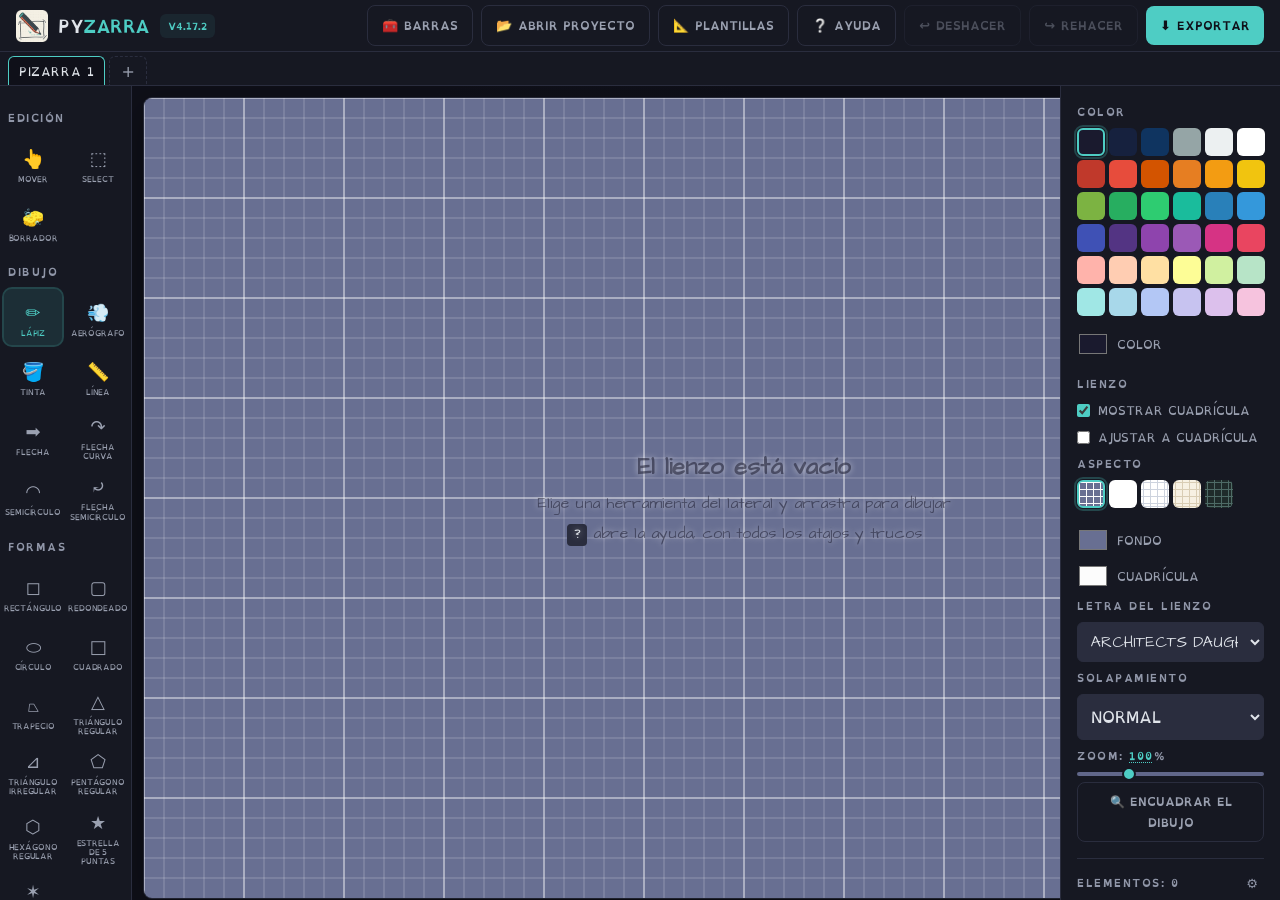
<file: src/pyzarra/web/index.html>
<!DOCTYPE html>
<html lang="es">
<head>
  <meta charset="UTF-8" />
  <meta name="viewport" content="width=device-width, initial-scale=1.0" />
  <title>Pyzarra — Bocetos Web</title>
  <meta name="description" content="Aplicación de wireframing y bocetos web con exportación a múltiples formatos" />
  <!-- Iconos. Rutas relativas a propósito: la app también se abre con file://,
       donde una ruta absoluta /img/… apuntaría a la raíz del disco. -->
  <link rel="icon" href="img/favicon.ico" sizes="32x32" />
  <link rel="icon" type="image/png" sizes="16x16" href="img/favicon-16x16.png" />
  <link rel="icon" type="image/png" sizes="32x32" href="img/favicon-32x32.png" />
  <link rel="icon" type="image/png" sizes="192x192" href="img/icon-192.png" />
  <link rel="apple-touch-icon" sizes="180x180" href="img/apple-touch-icon.png" />
  <!-- Sin <link rel="manifest">: dentro de la app la web se abre con file://
       y WKWebView rechaza la peticion del manifest por CORS ("Origin null"),
       un error de consola en cada arranque. Un manifest PWA no pinta nada en
       una ventana nativa; el archivo sigue en el repo por si la web vuelve a
       servirse por http. -->
  <meta name="theme-color" content="#0f1019" />
  <!-- Sin Google Fonts: las cinco manuscritas viajan autoalojadas en fonts/
       (@font-face en src/scss/base/_font-faces.scss). La app no pide nada por
       red, así que dibuja igual sin conexión y abierta con file://. -->
  <link rel="stylesheet" href="css/styles.css" />
</head>
<body>

  <!-- ===== APP SHELL ===== -->
  <div class="app">

    <!-- ── Top Bar ── -->
    <header class="topbar">
      <div class="topbar__brand">
        <img class="topbar__logo-icon" src="img/logo-96.png" alt="" aria-hidden="true" width="32" height="32" />
        <h1 class="topbar__logo-text">Py<span class="topbar__logo-accent">zarra</span></h1>
        <span class="topbar__badge">v4.17.2</span>
        <!-- Aviso de autoguardado: visible SOLO mientras localStorage rechaza
             el guardado (cuota llena). Sin él, el fallo era un catch mudo y el
             trabajo posterior se perdía en silencio al recargar. -->
        <span class="topbar__warn" id="autosave-warn" role="alert" hidden>
          ⚠️ El guardado automático no cabe — exporta tu trabajo
        </span>
      </div>
      <!-- El rótulo de cada botón va envuelto en `.btn__label`, y no suelto
           como nodo de texto, porque por debajo de $topbar-icons la barra se
           queda solo con los iconos: sin un elemento propio no hay nada que
           el CSS pueda ocultar. Se oculta a la vista pero NO a un lector de
           pantalla, así que cada botón conserva su nombre. Un botón nuevo sin
           envolver vuelve a desbordar la barra; hay guarda en smoke. -->
      <nav class="topbar__actions">
        <button class="btn btn--ghost panel-toggle" id="btn-panel-toggle" title="Mostrar/ocultar el panel" aria-label="Mostrar u ocultar el panel de ajustes" aria-expanded="false" aria-controls="side-panel">
          <span class="btn__icon" aria-hidden="true">⚙</span> <span class="btn__label">Panel</span>
        </button>
        <!-- Interruptor de las barras flotantes (v3.13.0). Como .panel-toggle,
             solo existe donde el modo existe: el CSS lo oculta bajo 1100px. -->
        <button class="btn btn--ghost float-toggle" id="btn-float-tools" title="Barras de herramientas flotantes" aria-pressed="false" aria-controls="floatbars">
          <span class="btn__icon" aria-hidden="true">🧰</span> <span class="btn__label">Barras</span>
        </button>
        <button class="btn btn--ghost" id="btn-import"
                title="Abrir un proyecto .json guardado con Exportar → JSON. Se abre en una pestaña nueva.">
          <span class="btn__icon" aria-hidden="true">📂</span> <span class="btn__label">Abrir proyecto</span>
        </button>
        <button class="btn btn--ghost" id="btn-templates" title="Plantillas">
          <span class="btn__icon" aria-hidden="true">📐</span> <span class="btn__label">Plantillas</span>
        </button>
        <button class="btn btn--ghost" id="btn-help" title="Ayuda y atajos (?)">
          <span class="btn__icon" aria-hidden="true">❔</span> <span class="btn__label">Ayuda</span>
        </button>
        <button class="btn btn--ghost" id="btn-undo" title="Deshacer (Ctrl+Z)">
          <span class="btn__icon" aria-hidden="true">↩</span> <span class="btn__label">Deshacer</span>
        </button>
        <button class="btn btn--ghost" id="btn-redo" title="Rehacer (Ctrl+Y)">
          <span class="btn__icon" aria-hidden="true">↪</span> <span class="btn__label">Rehacer</span>
        </button>
        <button class="btn btn--primary" id="btn-export" title="Exportar el dibujo a PNG, JPG, SVG, HTML o JSON">
          <span class="btn__icon" aria-hidden="true">⬇</span> <span class="btn__label">Exportar</span>
        </button>
      </nav>
    </header>

  <!-- Pestañas de documento (v3.17.0): varias pizarras abiertas a la vez.
       Es un <nav> con aria-current, no role=tablist: no hay tabpanel que
       conmutar (es el mismo lienzo con otro documento) — semánticamente es
       navegación entre documentos. Las pestañas las fabrica renderTabsBar(). -->
  <nav class="doctabs" id="doctabs" aria-label="Pizarras abiertas">
    <div class="doctabs__list" id="doctabs-list"></div>
    <button class="doctabs__new" id="btn-tab-new" type="button"
            title="Nueva pizarra (Ctrl/Cmd+Alt+T)" aria-label="Nueva pizarra">+</button>
  </nav>

    <!-- ── Main Body ── -->
    <div class="app__body">

      <!-- Sidebar Tools -->
      <aside class="sidebar" id="sidebar" role="toolbar" aria-orientation="vertical" aria-label="Herramientas"></aside>

      <!-- Canvas Area -->
      <main class="canvas-area">
        <!-- El sizer ocupa en layout el tamaño YA escalado del lienzo, para que
             el desbordamiento por zoom sea alcanzable con scroll -->
        <div class="canvas-area__sizer" id="canvas-sizer">
          <div class="canvas-area__wrapper" id="canvas-wrapper">
            <canvas class="canvas-area__canvas" id="main-canvas" width="1200" height="800" role="img" aria-label="Lienzo de dibujo"></canvas>
            <canvas class="canvas-area__overlay" id="overlay-canvas" width="1200" height="800" aria-hidden="true"></canvas>
            <textarea class="canvas-area__text-input" id="text-input" placeholder="Escribe aquí… Enter: nueva línea · Esc: terminar" hidden></textarea>
            <button type="button" class="canvas-area__text-done" id="text-done" title="Terminar el texto (Esc)" hidden>✓ Listo</button>
            <!-- Estado vacío (v3.6.0): bienvenida sobre el lienzo sin nada.
                 La muestra/oculta redrawNow (elementos > 0, o gesto en curso).
                 pointer-events: none — jamás debe interceptar un trazo. -->
            <div class="canvas-area__empty" id="canvas-empty">
              <p class="canvas-area__empty-title">El lienzo está vacío</p>
              <p>Elige una herramienta del lateral y arrastra para dibujar</p>
              <p><kbd>?</kbd> abre la ayuda, con todos los atajos y trucos</p>
            </div>
          </div>
        </div>
        <!-- «Volver al dibujo» (v3.5.0): aparece solo cuando el scroll/zoom
             dejan el viewport sin tocar ningún elemento (updateBackContent).
             position:fixed, así que no participa en el layout del sizer; su
             regla [hidden] es obligatoria porque la clase declara display. -->
        <button type="button" class="canvas-area__back" id="btn-back-content"
                title="Encuadrar el dibujo (Mayús+1)" hidden>↩ Volver al dibujo</button>
        <!-- Toasts (v3.6.0): avisos breves y autodescartables (copiar,
             exportar, abrir…). role=status + aria-live para que el lector los
             anuncie; los rellena showToast (app.js) y nunca interceptan. -->
        <div class="toasts" id="toast-region" role="status" aria-live="polite"></div>
        <!-- Menú contextual (v3.8.0): lo rellena showContextMenu (app.js) por
             invocación, con las acciones de la selección o del lienzo y su
             atajo a la derecha. [hidden] obligatoria: la clase declara display. -->
        <div class="ctxmenu" id="context-menu" hidden></div>
      </main>

      <!-- Right Panel

           El orden y el agrupamiento de estas secciones SON la organización que
           ve el usuario. Cada `<section>` lleva id porque `syncPanelSections()`
           (app.js) las muestra u oculta según la herramienta activa y la
           selección: con el lápiz no pintan nada «Plantas» ni «Ancho del
           camino». Ojo: `.panel__section` es `display:flex`, así que el
           atributo `hidden` NO basta por sí solo — `_panel.scss` añade la regla
           `&[hidden] { display: none }`, igual que `.btn[hidden]`.

           Lo que edita la selección (color, grosor, relleno, discontinuo, doble
           punta, tamaño de texto) vive AQUÍ y no en un modal: `selectTool()`
           vacía la selección y los atajos se desactivan con un `<dialog>`
           abierto, así que un modal no puede sustituir al panel para editar.

           Cada sección con ajustes propios lleva SU ⚙ (v2.21.0), que abre
           siempre los mismos ajustes: los de esa sección. Antes había uno solo,
           en la cabecera «Trazo», que se re-apuntaba a cinco modales según la
           herramienta — el mismo botón, en el mismo sitio, abría cinco cosas
           distintas —, y ESA cabecera se quedó sin ⚙ al repartirlo: sus
           destinos se alcanzan pulsando la herramienta y, con selección, desde
           «Posición y tamaño». «Lienzo» tampoco lleva, porque no tiene ajustes
           en ningún modal. Ninguno cambia de herramienta ni vacía la selección;
           los de «Edificios» y «Jardín» son la excepción, explicada allí. -->
      <aside class="panel" id="side-panel">

        <!-- Elemento: posición y tamaño EXACTOS de lo seleccionado, más su
             texto cuando el tipo lo admite. Hasta la v2.9.0 solo se podía
             mover arrastrando y redimensionar con los tiradores: no había forma
             de dar una medida concreta ni de alinear dos cosas, y en un botón o
             una tarjeta el texto solo se cambiaba con doble clic, que no se ve
             por ningún sitio. Se lee y se escribe con getElementBounds +
             moveElement/scaleElement, así que vale para cualquier tipo —incluidos
             los trazos a mano y los grupos— sin un caso por tipo. -->
        <section class="panel__section" id="panel-sec-element">
          <h3 class="panel__title panel__title--row">
            <span>Posición y tamaño</span>
            <!-- El único ⚙ que se oculta desde JS: aquí no manda la herramienta
                 activa sino el TIPO seleccionado, y no todos tienen ajustes
                 (una imagen pegada, el `eraser` histórico). -->
            <button type="button" class="panel__gear" id="btn-element-settings"
                    title="Ajustar lo seleccionado" hidden>⚙️</button>
          </h3>
          <div class="panel__nums">
            <label class="panel__num" for="el-x"><span>X</span>
              <input type="number" id="el-x" step="1" /></label>
            <label class="panel__num" for="el-y"><span>Y</span>
              <input type="number" id="el-y" step="1" /></label>
            <label class="panel__num" for="el-w"><span>Ancho</span>
              <input type="number" id="el-w" step="1" min="1" /></label>
            <label class="panel__num" for="el-h"><span>Alto</span>
              <input type="number" id="el-h" step="1" min="1" /></label>
          </div>
          <label class="panel__field" for="el-label" id="el-label-row">
            <span class="panel__title">Texto</span>
            <input class="panel__text" type="text" id="el-label" />
          </label>
        </section>

        <!-- Trazo: color y los dos modificadores de línea. «Color» era una
             sección aparte, pero es el color DEL TRAZO (lo dice su propio
             aria-label), así que va aquí.

             SIN GROSOR Y SIN ⚙ (v2.21.0). Aquí vivían dos cosas que se han ido:
             el ⚙ único que se re-apuntaba a cinco modales según la herramienta,
             y el deslizador del grosor —que además cambiaba de significado,
             porque con el Borrador gobernaba SU tamaño y se retitulaba—. Los
             dos tenían el mismo problema: un control cuyo efecto dependía de
             algo que pasaba en otra parte de la pantalla. El grosor vive ahora
             donde se elige la herramienta, en los cinco modales de ajustes
             (#modal-stroke, #modal-shape, #modal-ui, #modal-text y, como
             tamaño del borrador, #modal-eraser), que ya lo tenían como gemelo.
             Se llega a ellos pulsando la herramienta y, con algo seleccionado,
             desde el ⚙ de «Posición y tamaño». -->
        <section class="panel__section" id="panel-sec-stroke">
          <h3 class="panel__title">Color</h3>
          <div class="panel__color-grid" id="color-grid"></div>
          <!-- Rotulado «Color», como «Fondo» y «Cuadrícula» en Lienzo: el
               <code> con el hex que había aquí decía el valor, no para qué
               sirve el mando. El <label> envolvente hace de nombre accesible,
               así que no lleva aria-label (lo duplicaría). -->
          <label class="panel__color-custom" for="color-picker">
            <input class="panel__color-picker" type="color" id="color-picker" value="#1a1a2e" />
            Color
          </label>
          <label class="panel__check" id="row-dash">
            <input type="checkbox" id="check-dash" /> Trazo discontinuo
          </label>
          <label class="panel__check" id="row-double-head">
            <input type="checkbox" id="check-double-head" /> Doble punta
          </label>
        </section>

        <!-- Relleno: solo con una forma rellenable activa o seleccionada.
             «Solapamiento» estaba aquí y no es un ajuste de relleno sino un modo
             de render de toda la escena: se ha ido a «Lienzo». -->
        <section class="panel__section" id="panel-sec-fill">
          <h3 class="panel__title panel__title--row">
            <span>Relleno</span>
            <button type="button" class="panel__gear" id="btn-fill-settings"
                    title="Ajustar el relleno">⚙️</button>
          </h3>
          <label class="panel__check">
            <input type="checkbox" id="check-fill" /> Rellenar formas
          </label>
          <label class="panel__check">
            <input type="checkbox" id="check-fill-transparent" /> Relleno translúcido
          </label>
          <!-- Trama del relleno (v3.11.0, la idea de rough.js): el trazo es de
               mano temblorosa y el relleno era una mancha plana. Los valores
               son los ids de Hatch.PATTERNS más «solid», que es la ausencia
               del campo; tests/smoke.test.js pinea que coincidan. -->
          <label class="panel__field" for="fill-pattern">
            <span class="panel__title">Trama</span>
            <select class="panel__select" id="fill-pattern">
              <option value="solid">Plano</option>
              <option value="hachure">Rayado</option>
              <option value="cross-hatch">Cruzado</option>
              <option value="dots">Puntos</option>
              <option value="zigzag">Zigzag</option>
            </select>
          </label>
          <h3 class="panel__title">Opacidad: <span id="fill-opacity-val">40</span>%</h3>
          <input class="panel__slider" type="range" id="fill-opacity-slider"
                 min="0" max="100" step="1" value="40"
                 aria-label="Opacidad del relleno translúcido" disabled />
          <div class="panel__canvas-colors">
            <label class="panel__canvas-color">
              <input class="panel__color-picker" type="color" id="fill-color-picker" value="#1a1a2e" />
              Color de relleno
            </label>
          </div>
        </section>

        <!-- Texto: solo con la herramienta Texto/Emoji o un texto seleccionado.
             Con Emoji activo, redrawNow retitula el rótulo a «Emoji» y el
             deslizador gobierna state.emojiSize (min 32), como el de grosor
             hace con el borrador. El max 96 es EMOJI_MAX_SIZE: un emoji puede
             medir hasta 96 y este mismo control lo enseña al seleccionarlo. -->
        <section class="panel__section" id="panel-sec-text">
          <!-- El <label for> se queda DENTRO de la cabecera, como hermano del
               ⚙ y nunca envolviéndolo: un <label> se tragaría el botón en el
               nombre accesible del deslizador. -->
          <h3 class="panel__title panel__title--row">
            <label for="font-slider"><span id="font-label">Texto</span>: <span id="font-val">18</span>px</label>
            <button type="button" class="panel__gear" id="btn-text-settings"
                    title="Ajustar el texto">⚙️</button>
          </h3>
          <input class="panel__slider" type="range" id="font-slider" min="10" max="96" value="18" />
          <!-- Estilo del texto. Se ocultan con el Emoji activo: ahí la sección
               se retitula para gobernar SU tamaño, y negrita o sombra sobre un
               emoji no significan nada. -->
          <label class="panel__check" id="row-text-bold">
            <input type="checkbox" id="check-bold" /> Negrita
          </label>
          <label class="panel__field" id="row-text-shadow" for="text-shadow">
            <span class="panel__title">Sombra</span>
            <select class="panel__select" id="text-shadow"></select>
          </label>
          <div class="panel__canvas-colors" id="row-text-shadow-color">
            <label class="panel__canvas-color">
              <input class="panel__color-picker" type="color" id="text-shadow-color" value="#7d8295" />
              Color de la sombra
            </label>
          </div>
          <!-- Texto de las formas (v3.29.0): color, letra y alineación propios.
               Solo aparecen con una forma con texto seleccionada. -->
          <div class="panel__canvas-colors" id="row-label-color">
            <label class="panel__canvas-color">
              <input class="panel__color-picker" type="color" id="label-color" value="#1a1a2e" />
              Color del texto
            </label>
          </div>
          <label class="panel__field" id="row-label-font" for="label-font">
            <span class="panel__title">Letra del texto</span>
            <select class="panel__select" id="label-font"></select>
          </label>
          <div class="panel__field" id="row-label-align">
            <span class="panel__title">Alineación</span>
            <div class="panel__row-2">
              <select class="panel__select" id="label-align" aria-label="Alineación horizontal">
                <option value="left">Izquierda</option>
                <option value="center">Centro</option>
                <option value="right">Derecha</option>
              </select>
              <select class="panel__select" id="label-valign" aria-label="Alineación vertical">
                <option value="top">Arriba</option>
                <option value="middle">Medio</option>
                <option value="bottom">Abajo</option>
              </select>
            </div>
          </div>
        </section>

        <!-- Edificios (defaults de creación para Fachada/Alzado/Perfil/Tejados).
             Gemelos de los cuatro campos de #modal-facade: añadir un ajuste
             quinto exige añadirlo en los dos sitios o en ninguno. -->
        <section class="panel__section" id="panel-sec-build">
          <h3 class="panel__title panel__title--row">
            <span>Edificios</span>
            <button type="button" class="panel__gear" id="btn-build-settings"
                    title="Abrir el catálogo de Fachada">⚙️</button>
          </h3>
          <label class="panel__field" for="build-floors">
            <span class="panel__title">Plantas</span>
            <select class="panel__select" id="build-floors">
              <option value="auto">Auto</option>
              <option value="1">1</option>
              <option value="2">2</option>
              <option value="3">3</option>
              <option value="4">4</option>
              <option value="5">5</option>
              <option value="6">6</option>
              <option value="7">7</option>
              <option value="8">8</option>
              <option value="10">10</option>
              <option value="12">12</option>
            </select>
          </label>
          <label class="panel__field" for="build-bays">
            <span class="panel__title">Ventanas por planta</span>
            <select class="panel__select" id="build-bays">
              <option value="auto">Auto</option>
              <option value="1">1</option>
              <option value="2">2</option>
              <option value="3">3</option>
              <option value="4">4</option>
            </select>
          </label>
          <h3 class="panel__title">Pendiente del tejado: <span id="build-pitch-val">36</span>%</h3>
          <input class="panel__slider" type="range" id="build-roof-pitch"
                 min="20" max="50" step="1" value="36"
                 aria-label="Pendiente del tejado (Alzado/Perfil)" />
          <label class="panel__field" for="build-roof-type">
            <span class="panel__title">Cubierta del alzado</span>
            <select class="panel__select" id="build-roof-type">
              <option value="gable">Dos aguas</option>
              <option value="hip">Cuatro aguas</option>
              <option value="mansard">Mansarda</option>
            </select>
          </label>
        </section>

        <!-- Jardín (defaults de creación; las herramientas son solo de creación,
             así que no siguen la semántica dual del panel). Los tres controles
             tienen gemelo dentro de los modales del jardín: aquí se retocan sin
             soltar la herramienta, allí se eligen donde está el usuario. -->
        <section class="panel__section" id="panel-sec-garden">
          <h3 class="panel__title panel__title--row">
            <span>Jardín</span>
            <button type="button" class="panel__gear" id="btn-garden-settings"
                    title="Abrir el catálogo de esta herramienta">⚙️</button>
          </h3>
          <label class="panel__check">
            <input type="checkbox" id="check-garden-labels" checked /> Etiquetas
          </label>
          <!-- Gemelos de los dos ajustes del modal de Camino (ver #modal-path).
               Con «Cualquier inclinación» el arrastre solo dice por dónde va el
               recorrido, así que el ancho sale de aquí. min/max deben coincidir
               con PATH_W_MIN/PATH_W_MAX de js/garden.js -->
          <label class="panel__check">
            <input type="checkbox" id="check-path-any-angle" /> Caminos en cualquier inclinación
          </label>
          <h3 class="panel__title">Ancho del camino: <span id="path-width-val">34</span>px</h3>
          <input class="panel__slider" type="range" id="garden-path-width"
                 min="8" max="120" step="2" value="34"
                 aria-label="Ancho de los caminos del jardín" />
        </section>

        <!-- Lienzo: todo lo que describe la escena y la vista, no lo que se
             dibuja. Aquí acaban «Mostrar/Ajustar cuadrícula» y «Solapamiento»,
             que estaban repartidos entre una sección sin título y «Relleno». -->
        <section class="panel__section" id="panel-sec-canvas">
          <h3 class="panel__title">Lienzo</h3>
          <label class="panel__check">
            <input type="checkbox" id="check-grid" checked /> Mostrar cuadrícula
          </label>
          <label class="panel__check">
            <input type="checkbox" id="check-snap" /> Ajustar a cuadrícula
          </label>
          <!-- Aspecto: papel + rejilla de una vez. Va ANTES de los dos
               selectores de color porque es el gesto de un clic; ellos son el
               ajuste fino que lo retoca. Las muestras las pinta app.js desde
               CANVAS_PRESETS (config.js): aquí no se escribe ni un color, o el
               catálogo existiría en dos sitios. -->
          <h4 class="panel__title panel__title--block">Aspecto</h4>
          <div class="panel__canvas-presets" id="canvas-preset-grid"
               role="group" aria-label="Aspecto del lienzo"></div>
          <div class="panel__canvas-colors">
            <label class="panel__canvas-color">
              <input class="panel__color-picker" type="color" id="canvas-bg-picker" value="#686f92" />
              Fondo
            </label>
            <label class="panel__canvas-color">
              <input class="panel__color-picker" type="color" id="grid-color-picker" value="#fcfcfc" />
              Cuadrícula
            </label>
          </div>
          <!-- Letra del lienzo: ajuste global del boceto, como el
               fondo o la cuadrícula (no viaja en los elementos, sí en prefs).
               Las opciones las rellena app.js desde SKETCH_FONTS, para que el
               catálogo no exista en dos sitios; cada <option> se previsualiza
               con su propia familia. -->
          <label class="panel__field" for="sketch-font">
            <span class="panel__title">Letra del lienzo</span>
            <select class="panel__select" id="sketch-font"></select>
          </label>
          <label class="panel__field" for="overlap-mode">
            <span class="panel__title">Solapamiento</span>
            <select class="panel__select" id="overlap-mode">
              <option value="normal">Normal</option>
              <option value="hidden-dashed">Bordes ocultos</option>
            </select>
          </label>
          <!-- El % es un BOTÓN: clicarlo vuelve al 100% (micro-detalle de
               Excalidraw). Sigue dentro del <label for> del slider — un botón
               es contenido interactivo, así que su clic no se reenvía al
               slider — y smoke guarda ese <label for>. -->
          <label class="panel__title panel__title--block" for="zoom-slider">Zoom: <button type="button" class="panel__zoom-val" id="zoom-val" title="Volver al 100 % (Ctrl+0)">100</button>%</label>
          <input class="panel__slider" type="range" id="zoom-slider" min="30" max="300" step="10" value="100" />
          <button class="btn btn--ghost btn--block" id="btn-zoom-fit" title="Encuadrar el dibujo (Mayús+1)">🔍 Encuadrar el dibujo</button>
        </section>

        <!-- Selección: cuánto hay seleccionado y qué se puede hacer con ello.
             «Los clics acumulan selección» vivió aquí hasta la v2.17.0; ahora
             es un ajuste de la herramienta «Select», en #modal-select. -->
        <section class="panel__section panel__section--border" id="panel-sec-selection">
          <!-- aria-live sobre la fila es seguro: aria-atomic es false por
               defecto, así que solo se anuncia el contador que cambia, no la
               cabecera entera, y el ⚙ es estático. -->
          <h3 class="panel__title panel__title--row" aria-live="polite">
            <span>Elementos: <span id="el-count">0</span></span>
            <button type="button" class="panel__gear" id="btn-selection-settings"
                    title="Ajustar la selección">⚙️</button>
          </h3>
          <button class="btn btn--ghost btn--block" id="btn-edit-garden" hidden>
            🌿 Editar planta
          </button>
          <button class="btn btn--ghost btn--block" id="btn-duplicate-sel" hidden>
            ⧉ Duplicar selección
          </button>
          <!-- Biblioteca del usuario (v3.12.0): guardar la selección como
               pieza reutilizable. Se inserta desde «Plantillas», que es donde
               ya se va a buscar algo hecho. -->
          <button class="btn btn--ghost btn--block" id="btn-save-piece" hidden
                  title="Guardar la selección en tu biblioteca de piezas">
            ⭐ Guardar como pieza
          </button>
          <!-- Orden Z (v2.42.1): el orden del array ES el apilado. Cuatro
               acciones en rejilla de dos columnas (.panel__zorder, con su
               regla [hidden] en _panel.scss — declara display). Atajos:
               Ctrl/Cmd+↑/↓ un paso, con Shift a los extremos. -->
          <div class="panel__zorder" id="zorder-row" hidden>
            <button class="btn btn--ghost" id="btn-z-front" title="Traer al frente (Ctrl+Mayús+↑)">⏫ Al frente</button>
            <button class="btn btn--ghost" id="btn-z-up" title="Adelantar un paso (Ctrl+↑)">🔼 Adelantar</button>
            <button class="btn btn--ghost" id="btn-z-back" title="Enviar al fondo (Ctrl+Mayús+↓)">⏬ Al fondo</button>
            <button class="btn btn--ghost" id="btn-z-down" title="Retrasar un paso (Ctrl+↓)">🔽 Retrasar</button>
          </div>
          <!-- Alinear y distribuir (v3.10.0): las guías al arrastrar ya
               imantaban, pero no había forma de decir «éstos cuatro, a la
               izquierda». La rejilla declara display:grid, así que lleva su
               regla [hidden] en _panel.scss. Botones de icono: en tres
               columnas no cabe un rótulo, y el `title` es lo que queda. -->
          <div class="panel__align" id="align-row" hidden>
            <button class="btn btn--ghost" data-align="left" title="Alinear a la izquierda" aria-label="Alinear a la izquierda">⇤</button>
            <button class="btn btn--ghost" data-align="hcenter" title="Centrar en horizontal" aria-label="Centrar en horizontal">↔</button>
            <button class="btn btn--ghost" data-align="right" title="Alinear a la derecha" aria-label="Alinear a la derecha">⇥</button>
            <button class="btn btn--ghost" data-align="top" title="Alinear arriba" aria-label="Alinear arriba">⤒</button>
            <button class="btn btn--ghost" data-align="vmiddle" title="Centrar en vertical" aria-label="Centrar en vertical">↕</button>
            <button class="btn btn--ghost" data-align="bottom" title="Alinear abajo" aria-label="Alinear abajo">⤓</button>
          </div>
          <!-- Repartir y voltear van con rótulo y no en la rejilla de iconos:
               «distribuir» y «voltear» no tienen un símbolo que se entienda
               solo, al contrario que las seis alineaciones. -->
          <div class="panel__zorder" id="dist-row" hidden>
            <button class="btn btn--ghost" data-align="hdist" title="Repartir huecos iguales en horizontal (3 objetos o más)">⇹ En fila</button>
            <button class="btn btn--ghost" data-align="vdist" title="Repartir huecos iguales en vertical (3 objetos o más)">⇳ En columna</button>
          </div>
          <div class="panel__zorder" id="mirror-row" hidden>
            <button class="btn btn--ghost" data-mirror="h" title="Voltear en horizontal (Mayús+H)">Voltear ↔</button>
            <button class="btn btn--ghost" data-mirror="v" title="Voltear en vertical (Mayús+V)">Voltear ↕</button>
          </div>
          <!-- Agrupar/desagrupar (v3.10.0): la maquinaria (buildingGroupId)
               existía desde Edificios, pero solo la estampaba la app. A ancho
               completo y no en pareja: «Desagrupar» no cabe en media columna
               del panel y salía recortado. -->
          <button class="btn btn--ghost btn--block" id="btn-group" hidden
                  title="Agrupar la selección (Ctrl+G)">⛓ Agrupar</button>
          <button class="btn btn--ghost btn--block" id="btn-ungroup" hidden
                  title="Deshacer el grupo (Ctrl+Mayús+G)">⛓ Desagrupar</button>
          <button class="btn btn--ghost btn--block" id="btn-rotate-sel" hidden>
            ↻ Rotar selección
          </button>
          <button class="btn btn--danger btn--block" id="btn-delete-sel" hidden>
            🗑 Eliminar selección
          </button>
        </section>

        <button class="btn btn--danger btn--block" id="btn-clear">🗑 Limpiar todo</button>

        <!-- Los atajos viven ahora en el modal de Ayuda (botón ❔ de la barra
             superior o tecla ?), donde caben legibles y agrupados por tema -->
        <footer class="panel__footer">
          <p>⌨️ <kbd>?</kbd> o el botón <strong>Ayuda</strong>: atajos y trucos</p>
        </footer>
      </aside>
    </div>

    <!-- Fondo para cerrar el panel-cajón en pantallas estrechas (≤1100px) -->
    <div class="panel-backdrop" id="panel-backdrop"></div>

    <!-- Barras de herramientas flotantes (v3.13.0): las llena buildFloatbars
         (app.js) desde FLOATBAR_GROUPS. Solo se ven con la clase
         `app--floatbars` Y por encima de 1100px (CSS puro, _floatbar.scss);
         sus posiciones viven en el DOM y NO se persisten: recargar es volver
         a fábrica. El nodo existe en el HTML para que dom-stub lo encuentre.
         Es además la ZONA DE ACOPLADO (v3.14.0): soltar aquí una barra
         arrastrada la devuelve al flujo, y su ancho está acoplado a
         FLOATBAR_DOCK_W (app.js). -->
    <div class="floatbars" id="floatbars"></div>
  </div>

  <!-- ===== MODAL: EXPORT ===== -->
  <dialog class="modal" id="modal-export" aria-labelledby="modal-export-title">
      <h3 class="modal__heading" id="modal-export-title">Exportar Wireframe</h3>
      <p class="modal__sub">Elige el formato de exportación</p>
      <!-- Ajustes de salida (v3.9.0, la idea de Excalidraw). Van ANTES de los
           formatos porque describen QUÉ se exporta, no cómo se descarga: se
           eligen y luego se pulsa el formato. Cada formato honra lo que puede
           representar (el JPG no tiene alfa; el HTML no tiene resolución) y
           quien lo decide es el exportador, no esta pantalla. -->
      <fieldset class="modal__group">
        <legend class="modal__group-title">Ajustes</legend>
        <label class="panel__field" for="export-scale">
          <span class="modal__field-label">Resolución</span>
          <select class="panel__select" id="export-scale">
            <option value="1">1× (1200 × 800)</option>
            <option value="2">2× (2400 × 1600)</option>
            <option value="3">3× (3600 × 2400)</option>
          </select>
        </label>
        <label class="panel__check">
          <input type="checkbox" id="export-transparent" /> Fondo transparente
        </label>
        <label class="panel__check">
          <input type="checkbox" id="export-selection" /> Solo la selección
        </label>
      </fieldset>
      <div class="modal__grid modal__grid--2col">
        <button class="modal__option" data-export="png">
          <span class="modal__option-icon">🖼️</span>
          <strong>PNG</strong>
          <small>Imagen rasterizada</small>
        </button>
        <button class="modal__option" data-export="jpg">
          <span class="modal__option-icon">📷</span>
          <strong>JPG</strong>
          <small>Comprimida</small>
        </button>
        <button class="modal__option" data-export="svg">
          <span class="modal__option-icon">✨</span>
          <strong>SVG</strong>
          <small>Vectorial escalable</small>
        </button>
        <button class="modal__option" data-export="html">
          <span class="modal__option-icon">🌐</span>
          <strong>HTML</strong>
          <small>Web editable</small>
        </button>
        <button class="modal__option modal__option--wide" data-export="json">
          <span class="modal__option-icon">💾</span>
          <strong>JSON</strong>
          <small>Proyecto reutilizable (importar después)</small>
        </button>
      </div>
      <!-- Copiar al portapapeles (v3.9.0): ahorra el viaje descarga → buscar
           en Descargas → arrastrar. No lleva atajo a propósito (Ctrl+Mayús+C
           es las herramientas de desarrollo del navegador): sus vías son este
           botón y el menú contextual de la selección. -->
      <button class="btn btn--ghost btn--block" id="btn-copy-image"
              title="Copiar el dibujo al portapapeles como imagen PNG">
        📋 Copiar imagen al portapapeles
      </button>
      <button class="btn btn--ghost btn--block modal__cancel">Cancelar</button>
  </dialog>

  <!-- ===== MODAL: AYUDA ===== -->
  <dialog class="modal modal--help" id="modal-help" aria-labelledby="modal-help-title">
      <!-- Cabecera pegajosa: título y buscador (v3.3.0). La ayuda son ya
           veinte secciones, y sin filtro encontrar algo concreto era
           desplazarse leyendo.

           El título va DENTRO de la barra pegajosa, y no encima, por la
           máscara: un elemento pegajoso se ancla a la caja de CONTENIDO, así
           que hay que tapar con una sombra los 2.8rem de relleno superior del
           diálogo por los que se ve pasar el texto — y esa sombra taparía
           también lo que hubiera justo encima (ver .modal__cancel, que hace lo
           mismo abajo y no lo sufre por ser el último elemento).

           El campo es type="text" A PROPÓSITO: _uppercase.scss rescata de las
           mayúsculas los `input[type="text"]`, y un buscador es texto que
           escribe el usuario. -->
      <div class="modal__help-search">
        <h3 class="modal__heading modal__help-heading" id="modal-help-title">Ayuda</h3>
        <input class="modal__help-input" type="text" id="help-search"
               placeholder="Buscar en la ayuda…" autocomplete="off"
               aria-label="Buscar en la ayuda" />
        <span class="modal__help-count" id="help-count" hidden></span>
      </div>
      <p class="modal__sub">Atajos y trucos de Pyzarra. El índice salta a cualquier sección.</p>
      <nav class="modal__help-index" id="help-index" aria-label="Secciones de la ayuda"></nav>
      <p class="modal__help-empty" id="help-empty" hidden>
        Nada coincide con esa búsqueda. Prueba con una palabra suelta: «borrador», «curva», «exportar»…
      </p>

      <section class="modal__help-group">
        <h4 class="modal__help-title">Primeros pasos</h4>
        <ul class="modal__help-list">
          <li>Elige una herramienta en la <strong>barra de la izquierda</strong> y arrastra sobre el lienzo. Al pulsarla se abren sus <strong>ajustes</strong>, con una muestra de lo que va a salir; ciérralos y ya estás dibujando</li>
          <li>Con <strong>Mover</strong> (<kbd>V</kbd>) se selecciona, se arrastra, se redimensiona por las esquinas y se borra con <kbd>Supr</kbd>. Con <strong>«Select»</strong> se enmarca sin mover nada; un marco <strong>dentro de una imagen</strong> separa ese trozo como pieza propia (la foto queda con el hueco; Deshacer lo revierte)</li>
          <li>Todo lo que hagas se <strong>guarda solo</strong> en este navegador: cierra y vuelve, y el dibujo sigue ahí. Para llevártelo a otro sitio, <strong>Exportar → JSON</strong></li>
          <li>El panel de la derecha cambia con lo que estés haciendo: enseña las secciones que aplican a la herramienta activa o a lo que tengas seleccionado</li>
          <li>Si te pierdes: <kbd>Ctrl</kbd>+<kbd>Z</kbd> deshace hasta 50 pasos</li>
        </ul>
      </section>

      <section class="modal__help-group">
        <h4 class="modal__help-title">🧰 Barras flotantes</h4>
        <ul class="modal__help-list">
          <li>El botón <strong>Barras</strong> de la barra superior desglosa las herramientas en <strong>seis paletas flotantes</strong> —Edición, Dibujo, Formas y 3D, UI, Edificios y Jardín— que puedes llevar a donde quieras; pulsarlo otra vez devuelve la barra lateral de siempre</li>
          <li>Cada barra se <strong>arrastra por su asa</strong> (la franja superior con el nombre) y se <strong>pliega</strong> con el botón <strong>▾</strong> hasta dejar solo el asa</li>
          <li>Para <strong>recoger una sola barra</strong>, arrástrala de vuelta a la <strong>franja de la izquierda</strong> —se resalta al entrar— y suéltala: vuelve a su sitio en la columna y <strong>las demás se quedan donde están</strong></li>
          <li>Las posiciones y el plegado <strong>no se guardan</strong>: al pulsar <strong>Barras</strong> o al recargar, las seis aparecen siempre <strong>apiladas a la izquierda</strong> —donde vive la barra lateral— listas para llevarlas donde quieras. Si no caben todas, esa columna <strong>se desplaza con la rueda</strong>, como la barra lateral. El modo en sí sí se recuerda</li>
          <li>Moverlas y recogerlas de una en una es cosa del <strong>ratón</strong>; sin él, el botón <strong>Barras</strong> las devuelve todas. Las herramientas siguen teniendo sus teclas y cada barra se recorre con las <strong>flechas</strong> del teclado</li>
          <li>En pantallas estrechas (donde el panel es un cajón) el modo no existe: manda la barra lateral</li>
        </ul>
      </section>

      <section class="modal__help-group">
        <h4 class="modal__help-title">General</h4>
        <ul class="modal__help-list">
          <li><kbd>Ctrl</kbd>+<kbd>Z</kbd> deshacer · <kbd>Ctrl</kbd>+<kbd>Y</kbd> rehacer</li>
          <li><kbd>Ctrl</kbd>+<kbd>D</kbd> duplicar · <kbd>Ctrl</kbd>+<kbd>A</kbd> todo · <kbd>Supr</kbd> borrar</li>
          <li><kbd>Ctrl</kbd>+<kbd>↑</kbd>/<kbd>↓</kbd> adelanta/retrasa la selección · con <kbd>Mayús</kbd>, al frente/al fondo</li>
          <li>Flechas: mover la selección (<kbd>Shift</kbd>: 20 px)</li>
          <li>Con un polígono regular, una estrella o un trapecio seleccionados, <kbd>←</kbd> y <kbd>→</kbd> lo <strong>giran</strong> una orientación en cada sentido; <kbd>↑</kbd> y <kbd>↓</kbd> siguen moviendo</li>
          <li>Y con una <strong>figura compuesta</strong> —un sólido 3D, un edificio, una planta—, esas mismas teclas y <kbd>Shift</kbd>+<kbd>R</kbd> la giran <strong>entera</strong> un cuarto de vuelta</li>
          <li>Cada herramienta muestra su tecla en el tooltip</li>
          <li><kbd>Alt</kbd> desactiva el ajuste a cuadrícula, y también suspende las guías de alineación mientras lo mantengas</li>
          <li>En pantallas estrechas la app se recoge sola: los botones de arriba se quedan en <strong>icono</strong> (el tooltip sigue diciendo qué hace cada uno) y el panel de la derecha pasa a ser un <strong>cajón</strong> que abre el botón <strong>Panel</strong></li>
          <li><strong>Guardar y recuperar un dibujo</strong>: <strong>Exportar → JSON</strong> baja el proyecto entero, y <strong>Abrir proyecto</strong> vuelve a cargar ese <code>.json</code>, <em>sustituyendo</em> lo que haya en el lienzo (avisa antes, y <kbd>Ctrl</kbd>+<kbd>Z</kbd> lo deshace). Los otros cuatro formatos —PNG, JPG, SVG y HTML— son solo de salida: no se pueden volver a abrir</li>
          <li>Para meter una <strong>imagen</strong> en el lienzo no hace falta importar nada: se pega con <kbd>Ctrl</kbd>+<kbd>V</kbd></li>
        </ul>
      </section>

      <section class="modal__help-group">
        <h4 class="modal__help-title">Selección y portapapeles</h4>
        <ul class="modal__help-list">
          <li>Multi-selección: arrastre en vacío, o la casilla <strong>«Los clics acumulan selección»</strong> que sale al pulsar <strong>Mover</strong> o <strong>«Select»</strong>, y que reabre el ⚙ de <strong>«Elementos»</strong> con cualquier herramienta (cada clic añade; un clic sobre lo ya seleccionado lo quita) · <kbd>Shift</kbd>+click es el atajo · arrastra el grupo desde cualquier punto de su marco</li>
          <li><strong>Guías de alineación</strong>: al arrastrar con <strong>Mover</strong>, lo seleccionado se <strong>imanta</strong> a los bordes y a los centros de lo demás, y una línea discontinua enseña con quién queda alineado. Vienen activadas; se apagan en la casilla del mismo modal que abre <strong>Mover</strong> o <strong>«Select»</strong>, y <kbd>Alt</kbd> las suspende sin desmarcarlas</li>
          <li><kbd>Ctrl</kbd>+<kbd>C</kbd> copia la selección · <kbd>Ctrl</kbd>+<kbd>V</kbd> la pega (también entre pestañas)</li>
          <li><kbd>Ctrl</kbd>+<kbd>V</kbd> o arrastrar un archivo: imágenes PNG/JPG</li>
          <li>El <strong>clic derecho</strong> abre un menú con las acciones de la selección —duplicar, estilo, orden, bloquear, eliminar— o, en el vacío, las del lienzo; cada una enseña su atajo al lado</li>
          <li><kbd>Alt</kbd>+<strong>arrastrar</strong> algo ya seleccionado se lleva una <strong>copia</strong> y deja el original quieto (sobre una pieza sin seleccionar, <kbd>Alt</kbd> sigue aislándola de su grupo)</li>
          <li><kbd>Ctrl</kbd>+<kbd>Alt</kbd>+<kbd>C</kbd> copia el <strong>estilo</strong> de lo seleccionado —color, grosor, discontinuo, relleno, letra— y <kbd>Ctrl</kbd>+<kbd>Alt</kbd>+<kbd>V</kbd> se lo pone a otra selección, cada campo solo donde significa algo</li>
          <li><kbd>Ctrl</kbd>+<kbd>Mayús</kbd>+<kbd>L</kbd> <strong>bloquea</strong> la selección: ni el clic, ni la marquesina, ni el borrador la tocan. La llave es el <strong>clic derecho</strong> sobre lo bloqueado («Desbloquear»), o «Desbloquear todo» en el menú del lienzo</li>
          <li><kbd>Shift</kbd>+<kbd>R</kbd> o <strong>Rotar selección</strong>: cuadrado 45° · trapecio/triángulo/rectángulo 90° · pentágono y estrella de 5 puntas 36° · hexágono y estrella de 6 puntas 30°</li>
          <li><strong>Alinear y distribuir</strong>: la rejilla de «Elementos» pone lo seleccionado en línea por la izquierda, el centro, la derecha, arriba, en medio o abajo, y reparte huecos iguales entre tres o más. Un <strong>grupo cuenta como un solo objeto</strong>, así que alinear una fachada la mueve entera en vez de apilar sus piezas</li>
          <li><strong>Voltear</strong> con <kbd>Mayús</kbd>+<kbd>H</kbd> (horizontal) y <kbd>Mayús</kbd>+<kbd>V</kbd> (vertical), o con los dos últimos botones de esa rejilla: un árbol o una fachada mirando al otro lado. El texto se mueve pero no se refleja —en espejo no se leería—, y una imagen sí se refleja de verdad</li>
          <li><strong>Agrupar</strong> con <kbd>Ctrl</kbd>+<kbd>G</kbd> y deshacer el grupo con <kbd>Ctrl</kbd>+<kbd>Mayús</kbd>+<kbd>G</kbd>: a partir de ahí un clic coge el conjunto entero, como con los edificios y las plantas (y el doble clic o <kbd>Alt</kbd>+clic siguen bajando a una pieza suelta)</li>
          <li>Si la selección es una <strong>figura compuesta</strong> (un sólido 3D, un edificio, una planta), gira entera un <strong>cuarto de vuelta</strong> alrededor de su centro, en vez de girar cada pieza por su lado</li>
        </ul>
      </section>

      <section class="modal__help-group">
        <h4 class="modal__help-title">Formas y relleno</h4>
        <ul class="modal__help-list">
          <li>El relleno se aplica a rectángulos, redondeados, círculos/elipses, trapecios y polígonos regulares</li>
          <li>Selecciona una forma y elige <strong>"Color de relleno"</strong>: el relleno se activa automáticamente</li>
          <li>El checkbox <strong>"Rellenar formas"</strong> la vacía sin perder el color: al volver a marcarlo lo recupera</li>
          <li><strong>"Relleno translúcido"</strong> alterna entre relleno sólido y relleno con transparencia</li>
          <li><strong>"Opacidad"</strong> va del 0% (invisible) al 100% (opaco); el valor inicial es 40%</li>
          <li><strong>Trama</strong>: además del relleno plano, la superficie puede ir <strong>rayada</strong>, <strong>cruzada</strong>, de <strong>puntos</strong> o en <strong>zigzag</strong>, como un croquis a lápiz. Respeta la silueta de verdad —el rayado de una estrella no cruza los huecos entre puntas— y sale igual en el PNG y en el SVG</li>
          <li>Con selección, estos controles modifican las formas seleccionadas; sin selección, configuran las próximas</li>
        </ul>
      </section>

      <section class="modal__help-group">
        <h4 class="modal__help-title">✏️ Lápiz y trazo</h4>
        <ul class="modal__help-list">
          <li><strong>Temblor</strong>: cuánto tiembla el trazo dibujado a mano — <strong>de arquitecto</strong> (casi a regla), <strong>de artista</strong> (el de siempre) o <strong>de caricatura</strong>. Está en los ajustes del trazo y en los de la forma, y es el mismo mando en los dos. Cambia el lienzo y las imágenes PNG/JPG; el SVG y el HTML se exportan con la geometría limpia, como siempre</li>
          <li>Al elegir <strong>Lápiz</strong> (<kbd>P</kbd>), <strong>Línea</strong> (<kbd>L</kbd>), <strong>Flecha</strong> (<kbd>A</kbd>), <strong>Flecha curva</strong> (<kbd>U</kbd>), <strong>Semicírculo</strong> (<kbd>G</kbd>) o <strong>Flecha semicírculo</strong> (⤾) se abren sus <strong>ajustes</strong>, con muestra en vivo: grosor, color, discontinuo y doble punta. Volver a pulsar la herramienta los reabre</li>
          <li><strong>«Trazo con presión»</strong> (solo el lápiz) hace que el grosor siga la <strong>velocidad del gesto</strong>: rápido sale fino, despacio grueso, y las puntas quedan afiladas, como un lápiz de verdad. Desmarcado, el lápiz dibuja con el grosor uniforme de siempre</li>
          <li><strong>«Curvatura»</strong> (solo la flecha curva) decide con cuánta comba nacen: del <strong>0 %</strong> —una recta con punta— al 100 %, en porcentaje de la distancia entre los dos extremos. Antes era siempre la misma y todas las curvas salían iguales. La muestra del modal se curva con el mando</li>
          <li>Con algo seleccionado, esos mandos <strong>editan la selección</strong>; sin nada seleccionado, configuran lo próximo que dibujes</li>
          <li>El color del trazo se elige en la paleta del propio modal o en la del panel <strong>«Trazo»</strong>: son la misma</li>
        </ul>
      </section>

      <section class="modal__help-group">
        <h4 class="modal__help-title">💨 Aerógrafo</h4>
        <ul class="modal__help-list">
          <li>Pulveriza <strong>tono</strong> en vez de trazo: una nube de gotas densa en el eje y difuminada hacia los bordes. Un clic sin arrastrar deja un soplo redondo</li>
          <li>No tiene atajo de teclado: se elige en el sidebar, dentro de <strong>Dibujo</strong>, junto al Lápiz</li>
          <li>Al elegirlo se abren sus ajustes: color, <strong>anchura</strong> de la boquilla, <strong>grano</strong>, <strong>densidad</strong> y <strong>opacidad</strong>, con muestra en vivo. Volver a pulsar la herramienta los reabre</li>
          <li>Al <strong>100 %</strong> la pintura es sólida; por debajo es translúcida y las pasadas <strong>se acumulan</strong>: dos trazos cruzados oscurecen el cruce</li>
          <li>En <strong>«Dónde pinta»</strong> puedes acotarla a un rectángulo: el modal se cierra, marcas el área arrastrando y a partir de ahí la pintura se corta en su borde. El marco se ve en discontinuo y no es un elemento — no cuenta ni se exporta</li>
          <li>El área se recuerda entre sesiones; desde el mismo modal se vuelve a marcar o se quita</li>
        </ul>
      </section>

      <section class="modal__help-group">
        <h4 class="modal__help-title">🪣 Tinta</h4>
        <ul class="modal__help-list">
          <li>Un clic pinta. <strong>Dentro de una forma</strong>, la rellena a ella; <strong>fuera</strong>, encuentra la zona que cierran los trazos de alrededor —el rombo de varias líneas cruzadas, que no es ninguna forma— y crea una <strong>mancha</strong> por debajo de ellos</li>
          <li>En el lienzo vacío pinta el <strong>fondo entero</strong>. Repintar una zona <strong>sustituye</strong> su mancha en vez de apilar otra</li>
          <li>No tiene atajo: se elige en el sidebar, dentro de <strong>Dibujo</strong>. Usa el <strong>color de relleno</strong> de la app, sólido o translúcido</li>
          <li><strong>«Cerrar huecos»</strong> (0-12 px) evita que la pintura se escape por junturas mal cerradas; si aun así se escapa, no se pinta nada y el modal lo avisa</li>
          <li>Además: <strong>cuentagotas</strong> para tomar un color del dibujo, <strong>pintar toda la selección</strong> de golpe y <strong>sustituir un color</strong> por otro en todo el lienzo</li>
          <li>La mancha es un elemento más: se mueve, se borra y se deshace — pero <strong>no sigue a los trazos</strong> si luego los mueves</li>
        </ul>
      </section>

      <section class="modal__help-group">
        <h4 class="modal__help-title">Borrador</h4>
        <ul class="modal__help-list">
          <li><kbd>E</kbd>: activa el <strong>Borrador</strong>; arrastra sobre trazos, rellenos o formas para <strong>eliminarlos</strong> — no los tapa, así que lo borrado no reaparece al mover el dibujo</li>
          <li>Recta, flecha, lápiz, <strong>flecha curva</strong>, <strong>aerógrafo</strong> y el <strong>contorno de las formas sin relleno</strong> se <strong>recortan</strong> por donde pasa el círculo, en vez de desaparecer enteros: pasar por el cruce de dos trazos solo borra ese tramo, y una mancha de espray se parte en dos</li>
          <li><strong>Texto, emojis, imágenes, componentes y formas rellenas</strong> no tienen trazo que recortar, así que lo que queda se convierte en <strong>imagen</strong>: se ve igual y conserva el mordisco, pero deja de editarse como texto, como componente o como forma</li>
          <li>Si el barrido no quita un solo píxel no pasa nada — cruzar el hueco vacío de una tarjeta ya no se la lleva—. Nada desaparece entero por un roce</li>
          <li>Al elegirlo se abre un modal para ajustar el tamaño, con previsualización; <strong>volver a pulsar la herramienta</strong> lo reabre sin soltarla</li>
          <li>El tamaño se ajusta solo ahí: el regulador <strong>«Trazo»</strong> del panel, que antes cambiaba a <strong>«Tamaño del borrador»</strong> mientras el borrador estaba activo, se retiró en la v2.21.0 junto con el ⚙ de esa sección</li>
          <li>El tamaño se ajusta entre 4 y 100 px (16 px por defecto) y es independiente del lápiz y de las formas</li>
          <li>El círculo del cursor muestra el alcance; cada pasada se deshace y rehace como una sola acción</li>
          <li>Un elemento <strong>bloqueado</strong> (<kbd>Ctrl</kbd>+<kbd>Mayús</kbd>+<kbd>L</kbd>) es intocable también para el borrador: pasar por encima no se lo lleva</li>
        </ul>
      </section>

      <section class="modal__help-group">
        <h4 class="modal__help-title">Formas geométricas</h4>
        <ul class="modal__help-list">
          <li><kbd>3</kbd>: triángulo · <kbd>4</kbd>: cuadrado · <kbd>5</kbd>: pentágono · <kbd>6</kbd>: hexágono · <kbd>7</kbd>: trapecio</li>
          <li>Cuadrado, triángulo, pentágono, hexágono y las dos estrellas se arrastran desde el <strong>centro</strong> y conservan todos sus lados iguales</li>
          <li>Las <strong>estrellas de 5 y 6 puntas</strong> son las regulares clásicas —pentagrama y Estrella de David—; no tienen atajo, se eligen en el sidebar</li>
          <li>El trapecio se arrastra entre dos esquinas y puede redimensionarse libremente</li>
          <li>El <strong>triángulo irregular</strong> también llena la caja arrastrada: en «Ajustes de la forma» se elige <strong>isósceles</strong> (2 lados iguales) o <strong>escaleno</strong> (3 lados distintos)</li>
          <li>Admiten relleno sólido o translúcido y el modo de bordes ocultos</li>
        </ul>
      </section>

      <section class="modal__help-group">
        <h4 class="modal__help-title">⬚ Marcos</h4>
        <ul class="modal__help-list">
          <li>Un <strong>marco</strong> es el contenedor de una pantalla: se arrastra para darle la medida y nace con su rótulo («Marco 1»), que se cambia en <strong>«Posición y tamaño»</strong></li>
          <li>Al elegir la herramienta se abre su modal de <strong>dispositivo</strong> (Móvil, Tablet o Escritorio): un <strong>clic</strong> sin arrastrar coloca el marco a esa medida exacta; arrastrar sigue dibujando una caja libre</li>
          <li>Se coge por el <strong>borde</strong> o por su <strong>rótulo</strong>, nunca por dentro: así puedes seguir seleccionando y dibujando lo que tiene delante</li>
          <li><strong>Al moverlo se lleva lo que hay dentro</strong> —lo que tenga el centro dentro de su caja—, pero al <em>redimensionarlo</em> no: estirarlo hace entrar o salir contenido, que es justo para lo que sirve. Lo bloqueado y otros marcos se quedan donde están</li>
          <li>Con el marco <strong>seleccionado</strong>, «Exportar → Solo la selección» recorta la exportación <strong>a su caja exacta</strong>: es la forma de sacar una pantalla suelta de un lienzo con varias</li>
        </ul>
      </section>

      <section class="modal__help-group">
        <h4 class="modal__help-title">🧩 Componentes e imágenes</h4>
        <ul class="modal__help-list">
          <li><strong>Botón</strong> (<kbd>B</kbd>), <strong>Input</strong> (<kbd>I</kbd>), <strong>Imagen</strong> (<kbd>M</kbd>), <strong>Navbar</strong> (<kbd>N</kbd>) y <strong>Tarjeta</strong> (<kbd>K</kbd>): arrastra su caja y sale el componente dibujado a mano. Todos menos Imagen abren su <strong>catálogo de variantes</strong> al pulsarlos: botón primario, secundario, fantasma o con icono; input de texto, búsqueda, área de texto o con error; tarjeta con imagen arriba, horizontal o solo texto; navbar con enlaces, buscador o avatar</li>
          <li>Un clic sin arrastrar los coloca a su <strong>tamaño natural</strong>, así que no hace falta acertar con la caja</li>
          <li>Comparten un modal de ajustes con color, grosor y el <strong>rótulo</strong> con el que nacerán: escribe «Enviar» y los tres botones siguientes ya lo dirán. Con uno seleccionado, ese mismo campo cambia el suyo</li>
          <li>Una <strong>imagen de verdad</strong> se pega con <kbd>Ctrl</kbd>+<kbd>V</kbd> o se suelta sobre el lienzo (PNG y JPG); viaja dentro del proyecto JSON, así que se recupera al abrirlo</li>
          <li><strong>Formulario</strong>, <strong>Tabla</strong> y <strong>Gráfico</strong> abren un catálogo al pulsarlas: casilla, radio, interruptor, desplegable y deslizador; tabla con cabecera, lista, con avatar, con paginación o con casillas; barras, líneas, tarta, indicador, anillo o área. La variante elegida queda como default de creación. Sin atajo: no quedaban teclas sueltas libres</li>
          <li><strong>Diálogo</strong> elige entre confirmación (dos botones) y alerta (uno); <strong>Pestañas</strong> y <strong>Menú lateral</strong> son piezas únicas —fila de pestañas con una activa, menú vertical con ítem activo— y comparten el modal de ajustes de los demás componentes. Tampoco llevan atajo</li>
          <li><strong>Piezas</strong> reúne las menores: avatar, barra de progreso, migas de pan, globo, insignia y paginación. Cada una nace con su caja natural a un clic. El <strong>globo</strong> elige además su forma —redondeado, bocadillo o nube de pensamiento— y el lado del <strong>pico</strong> (abajo, arriba, izquierda o derecha) en dos selects de su modal; el icono del catálogo enseña la combinación elegida</li>
          <li>El <strong>rótulo</strong> vale también para Formulario (el texto junto al control), Tabla (su título) y Diálogo (el de su barra); Gráfico, Pestañas y Menú lateral simulan su texto con trazos, como la descripción de la Tarjeta</li>
        </ul>
      </section>


      <section class="modal__help-group">
        <h4 class="modal__help-title">Posición y tamaño</h4>
        <ul class="modal__help-list">
          <li>Con algo seleccionado, la primera sección del panel enseña su <strong>X, Y, ancho y alto</strong>: teclea una medida y se aplica. Vale para cualquier cosa, incluidos los trazos a mano alzada y las selecciones de varios elementos</li>
          <li>Los mismos campos están dentro de cada modal de ajustes, para no tener que ir al panel</li>
          <li>Escribir una medida respeta las mismas reglas que arrastrar: un polígono regular o una figura compuesta escalan <strong>en proporción</strong>, porque de otro modo el proyecto dejaría de poder abrirse</li>
          <li>Y nada se puede perder fuera del lienzo: al arrastrar o al teclear una posición, la selección se detiene en el borde</li>
        </ul>
      </section>

      <section class="modal__help-group">
        <h4 class="modal__help-title">Zoom y desplazamiento</h4>
        <ul class="modal__help-list">
          <li>El lienzo mide siempre <strong>1200×800</strong>; el zoom (30–300 %) solo cambia cómo lo ves, nunca lo que dibujas</li>
          <li>Al abrir la app —y al cambiar el tamaño de la ventana— el zoom se <strong>ajusta solo</strong> para aprovechar el espacio. En cuanto tocas el deslizador, manda tu elección y deja de reajustarse</li>
          <li>Con el lienzo más grande que la ventana, el área se desplaza con la rueda y las barras de scroll</li>
          <li><kbd>Ctrl</kbd>+<strong>rueda</strong> acerca o aleja <strong>sobre el punto que señala el cursor</strong>, como en Excalidraw o Figma; la rueda a secas sigue desplazando</li>
          <li>Mantén la <kbd>barra espaciadora</kbd> —o usa el <strong>botón central</strong> del ratón— y arrastra para <strong>mover la vista</strong> sin cambiar de herramienta</li>
          <li><kbd>Mayús</kbd>+<kbd>1</kbd> encuadra <strong>todo el dibujo</strong> (también el botón «Encuadrar el dibujo» del panel), <kbd>Mayús</kbd>+<kbd>2</kbd> encuadra la <strong>selección</strong>, y <kbd>Ctrl</kbd>+<kbd>0</kbd> —o un clic en el <strong>porcentaje</strong> del zoom— vuelve al 100&nbsp;%</li>
          <li>Si te alejas tanto que el dibujo se pierde de vista, aparece el botón flotante <strong>«Volver al dibujo»</strong>: un clic y lo encuadra</li>
          <li>En pantalla táctil, <strong>dos dedos</strong> mueven la vista y hacen zoom de pinza; un dedo dibuja o selecciona, como siempre</li>
          <li>También en táctil: <strong>doble toque</strong> equivale al doble clic (editar un texto, bajar a una pieza), y <strong>mantener el dedo quieto</strong> medio segundo sobre una pieza la aísla de su grupo — el Alt+clic que el dedo no tiene</li>
        </ul>
      </section>

      <section class="modal__help-group">
        <h4 class="modal__help-title">Guardar, abrir y plantillas</h4>
        <ul class="modal__help-list">
          <li>El dibujo se <strong>guarda solo</strong> en este navegador mientras trabajas: no hay botón de guardar, y nada sale de tu equipo</li>
          <li>Si el navegador se queda sin sitio, aparece un aviso en la barra de arriba. Es el momento de <strong>exportar a JSON</strong>: mientras esté encendido, lo nuevo no se está guardando</li>
          <li><strong>Exportar → JSON</strong> baja el proyecto entero —dibujo, ajustes y aspecto del lienzo— y <strong>Abrir proyecto</strong> lo devuelve tal cual. Los otros cuatro formatos son solo de salida</li>
          <li><strong>Plantillas</strong> parte de una estructura hecha —landing, dashboard o formulario—, <em>sustituyendo</em> lo que haya en el lienzo; <kbd>Ctrl</kbd>+<kbd>Z</kbd> lo deshace</li>
          <li><strong>Mis piezas</strong>: selecciona algo y pulsa <strong>«Guardar como pieza»</strong> en «Elementos». Queda en tu biblioteca y se <em>inserta</em> —sin borrar nada— desde el mismo modal de Plantillas, tantas veces como quieras. La biblioteca vive en este navegador, sobrevive a «Limpiar todo» y se puede <strong>exportar e importar</strong> como archivo <code>.json</code></li>
          <li>Arriba del todo, en <strong>Ajustes</strong>, eliges la <strong>resolución</strong> (1×, 2× o 3×: el dibujo no cambia, cambian los píxeles), el <strong>fondo transparente</strong> (el JPG lo ignora: ese formato no tiene transparencia) y <strong>solo la selección</strong>, que recorta la exportación a lo que tengas seleccionado</li>
          <li><strong>Copiar imagen al portapapeles</strong> deja el dibujo listo para pegar en un documento o un chat, sin pasar por la carpeta de descargas. También está en el menú del clic derecho, y ahí copia solo lo seleccionado</li>
        </ul>
      </section>

      <section class="modal__help-group">
        <h4 class="modal__help-title">🗂️ Pestañas de pizarra</h4>
        <ul class="modal__help-list">
          <li>Bajo la barra superior viven las <strong>pestañas</strong>: cada una es una pizarra independiente, con su dibujo, su historial de deshacer, su zoom y su aspecto de lienzo. El botón <strong>«+»</strong> crea una nueva; al cerrar y reabrir la app <strong>vuelven todas</strong>, con la activa recordada</li>
          <li>Las pestañas siguen la nomenclatura <strong>«Pizarra N - nombre»</strong>: el número es la <strong>posición</strong> en la barra (cerrar una intermedia renumera las siguientes solo) y el nombre es un texto corto tuyo. <strong>Doble clic</strong> en la pestaña activa lo edita —el «Pizarra N - » queda fijo delante—; Enter confirma, Esc cancela y dejarlo vacío borra el nombre. La <strong>«×»</strong> cierra, preguntando antes si tiene dibujo · la última pestaña no se puede cerrar</li>
          <li><strong>Abrir proyecto</strong> ya no sustituye nada: el archivo .json se abre en su <strong>propia pestaña</strong>, con su nombre</li>
          <li>Atajos: <kbd>Ctrl</kbd>/<kbd>Cmd</kbd>+<kbd>Alt</kbd>+<kbd>T</kbd> nueva · <kbd>Ctrl</kbd>/<kbd>Cmd</kbd>+<kbd>Alt</kbd>+<kbd>W</kbd> cerrar · <kbd>Ctrl</kbd>/<kbd>Cmd</kbd>+<kbd>Alt</kbd>+<kbd>←</kbd>/<kbd>→</kbd> cambiar de pestaña</li>
        </ul>
      </section>

      <section class="modal__help-group">
        <h4 class="modal__help-title">Aspecto del lienzo</h4>
        <ul class="modal__help-list">
          <li>La fila <strong>«Aspecto»</strong> del panel cambia de una vez el papel, el color de la rejilla y si se ve o no: <strong>Plano</strong> (el de fábrica), <strong>Blanco</strong>, <strong>Milimetrado</strong>, <strong>Crema</strong> y <strong>Pizarra</strong></li>
          <li>Un aspecto describe el <strong>papel</strong> y nunca toca el color de la tinta: en «Pizarra» elige un color claro en la paleta, como en un encerado de verdad</li>
          <li>Debajo siguen los dos selectores para componer el tuyo a mano; si lo haces, ninguna muestra queda marcada</li>
          <li>Papel, rejilla y su encendido se recuerdan entre sesiones, y son <strong>de pantalla</strong>: ninguna exportación los lleva</li>
          <li><strong>«Limpiar todo» respeta el aspecto</strong>: vacía el dibujo y devuelve el resto de ajustes a los de fábrica, pero el papel que hayas elegido se queda puesto</li>
          <li>Y el aspecto <strong>viaja en el proyecto</strong>: <strong>Exportar → JSON</strong> lo guarda y <strong>Abrir proyecto</strong> lo restaura, así que un dibujo hecho sobre «Pizarra» con tinta clara se vuelve a ver como se dibujó. Un proyecto anterior, que no lo lleva, deja el aspecto que tengas</li>
        </ul>
      </section>

      <section class="modal__help-group">
        <h4 class="modal__help-title">Solapamiento de formas</h4>
        <ul class="modal__help-list">
          <li>El selector <strong>"Solapamiento"</strong> cambia el aspecto de todo el lienzo inmediatamente</li>
          <li><strong>"Normal"</strong>: no añade líneas discontinuas y mantiene la mezcla habitual de transparencias</li>
          <li><strong>"Bordes ocultos"</strong>: solo vuelve discontinuos los tramos del borde inferior cubiertos por otra forma</li>
          <li>El resto del borde inferior y todo el borde de la forma superior permanecen sólidos</li>
          <li>La forma creada más tarde queda encima; mover o redimensionar recalcula automáticamente los tramos ocultos</li>
          <li>El modo elegido se conserva al guardar y se respeta en PNG, JPG, SVG, HTML y JSON</li>
        </ul>
      </section>

      <section class="modal__help-group">
        <h4 class="modal__help-title">🔤 Texto</h4>
        <ul class="modal__help-list">
          <li>Con <strong>Texto</strong> (<kbd>T</kbd>), un clic en el lienzo abre el editor: <kbd>Enter</kbd> hace un <strong>salto de línea</strong> (tantas filas como quieras, v3.30.0) y para <strong>terminar</strong> pulsa <kbd>Esc</kbd>, el botón <strong>«✓ Listo»</strong> que cuelga del editor, <kbd>Ctrl</kbd>/<kbd>⌘</kbd>+<kbd>Enter</kbd> o un clic fuera (v3.30.1); nada de eso pierde lo escrito, y para deshacerlo está <kbd>Ctrl</kbd>/<kbd>⌘</kbd>+<kbd>Z</kbd>. El editor crece con lo escrito y se ve tal como se va a pintar. Doble clic sobre un texto ya escrito vuelve a editarlo</li>
          <li><strong>Texto dentro de una forma</strong> (v4.14.0): doble clic sobre un rectángulo, óvalo, triángulo, polígono o estrella (con Mover) abre el editor encima y el texto queda <strong>dentro</strong>, repartido en líneas y centrado como en Word; <kbd>Enter</kbd> hace un salto de línea y <kbd>Esc</kbd>, «✓ Listo» o un clic fuera terminan (v3.30.1). Si no cabe, la letra se reduce sola. El campo «Texto» del panel lo edita también, y vaciarlo lo quita. Con la forma seleccionada, la sección <strong>«Texto»</strong> del panel le da tamaño, negrita, <strong>color</strong>, <strong>letra</strong> y <strong>alineación</strong> horizontal y vertical propios (v4.15.0)</li>
          <li>Sus ajustes se abren con la herramienta: <strong>tamaño</strong> (10–96 px), <strong>letra del lienzo</strong>, <strong>negrita</strong>, grosor y <strong>color</strong>, con muestra en vivo</li>
          <li>La <strong>letra del lienzo</strong> ofrece siete familias, y cada una se lee escrita en sí misma. Cinco son manuscritas (Architects Daughter, Caveat, Patrick Hand, Kalam e Indie Flower) y dos no lo son: <strong>OpenDyslexic</strong>, pensada para leerse con dislexia, y <strong>Montserrat Alternates</strong>, geométrica. Todas van <strong>dentro de la app</strong>: no se descarga ninguna, así que funcionan sin conexión</li>
          <li>El mismo selector está en el panel <strong>«Lienzo»</strong>, y cambia todo el texto ya escrito: es la letra con la que dibuja el lienzo, no un estilo por elemento</li>
          <li><strong>Sombra</strong>: <em>suave</em>, <em>dura</em> o <em>halo</em>, con su color. Crece con el tamaño de la letra, así que un título grande la lleva proporcionada</li>
          <li>Con un texto seleccionado, todos esos mandos lo editan; sin selección, configuran el próximo</li>
        </ul>
      </section>

      <section class="modal__help-group">
        <h4 class="modal__help-title">🙂 Emoji</h4>
        <ul class="modal__help-list">
          <li>Pulsa la herramienta <strong>Emoji</strong> (<kbd>J</kbd>): se abre el catálogo</li>
          <li>Elige uno y haz click en el lienzo para <strong>estamparlo</strong>, centrado en el punto pulsado</li>
          <li>Cada click coloca el mismo emoji; vuelve a pulsar la herramienta para <strong>cambiarlo</strong></li>
          <li>El tamaño lo fija el deslizador del <strong>propio catálogo</strong> (32–96 px), independiente del tamaño de letra: agrandar un emoji ya no encoge el texto siguiente</li>
          <li>Con <strong>Mover</strong> (<kbd>V</kbd>) se selecciona, mueve, duplica y borra como cualquier elemento</li>
          <li>Doble click sobre él lo edita: ahí puedes escribir <strong>cualquier</strong> emoji, aunque no esté en el catálogo</li>
        </ul>
      </section>

      <section class="modal__help-group">
        <h4 class="modal__help-title">Flechas y curvas</h4>
        <ul class="modal__help-list">
          <li><strong>Forma de la punta</strong>, en los ajustes del trazo: <strong>clásica</strong> (las dos rayas), <strong>maciza</strong>, <strong>barra</strong> —el remate de cota de un plano—, <strong>punto</strong> o <strong>media</strong> —un ala sola, el rasgo de un 1 escrito a mano—. Vale para las dos puntas cuando la flecha es de doble punta</li>
          <li>En <strong>Flecha curva</strong>, un click sin arrastrar inicia una curva encadenada</li>
          <li>Cada click añade un tramo; <kbd>Ctrl</kbd>/<kbd>Cmd</kbd>+click añade el último y termina con una punta de flecha</li>
          <li><kbd>Retroceso</kbd> elimina el último tramo en construcción · <kbd>Esc</kbd> cancela la cadena · <kbd>Enter</kbd> la termina</li>
          <li>Arrastrar sigue creando una flecha curva sencilla como antes</li>
          <li><kbd>F</kbd>: invertir el giro de la flecha curva · <kbd>Shift</kbd> al trazar: curva al otro lado</li>
          <li><kbd>D</kbd>: invertir la dirección · <kbd>S</kbd>: curva en S (dos handles)</li>
          <li>La comba con la que <strong>nacen</strong> se elige en los ajustes de la herramienta («Curvatura»); con una curva seleccionada, ese mismo mando <strong>la cambia a ella</strong>, y el doble clic sobre su handle la devuelve a esa comba</li>
          <li><kbd>Shift</kbd> al curvar: arco simétrico · doble click en el handle: resetear · <kbd>+</kbd>/<kbd>−</kbd>: ajustar la curvatura</li>
          <li>Una flecha se queda <strong>exactamente donde la sueltas</strong>, también dentro de un óvalo o de un componente: desde la v4.13.0 no hay anclaje de conectores, y mover un elemento no arrastra a ninguna flecha</li>
          <li>Arrastra el handle de la etiqueta para deslizarla por el trazo · doble click en él: recentrarla</li>
        </ul>
      </section>

      <section class="modal__help-group">
        <h4 class="modal__help-title">Semicírculos</h4>
        <ul class="modal__help-list">
          <li>Herramienta <strong>◠</strong> (<kbd>G</kbd>): semicírculo de 180° · el arrastre fija el diámetro</li>
          <li>Herramienta <strong>⤾ Flecha semicírculo</strong>: el mismo arco pero con <strong>punta</strong> — nace donde acaba el arrastre, <kbd>D</kbd> la pasa al otro extremo, <kbd>Mayús</kbd> al trazar comba hacia el otro lado, «Doble punta» pone las dos y el selector <strong>«Punta»</strong> elige la forma (Clásica, Maciza, Barra, Punto o Media)</li>
          <li><kbd>+</kbd>/<kbd>−</kbd> o su handle turquesa: cambiar el radio</li>
          <li><kbd>Q</kbd>: convertir flecha curva ↔ semicírculo</li>
        </ul>
      </section>

      <section class="modal__help-group">
        <h4 class="modal__help-title">🧊 Figuras 3D</h4>
        <ul class="modal__help-list">
          <li>El <strong>botón</strong> elige el remate —<strong>Prisma</strong>, <strong>Pirámide</strong>, <strong>Tronco</strong> o <strong>Esfera</strong>— y su <strong>catálogo</strong> la sección: las mismas diez siluetas del grupo <strong>Formas</strong>. Salen 31 figuras: caja, cubo, cilindro, cono, tetraedro, prisma hexagonal, tronco de cono, prismas estrellados…</li>
          <li>Lo que arrastras es la <strong>cara frontal</strong>, y sale sin deformar; el volumen se va hacia el fondo en diagonal y las aristas que quedan detrás salen <strong>discontinuas</strong>, como en un croquis técnico</li>
          <li><strong>Ángulo de fuga</strong> (vuelta completa), <strong>escorzo</strong> y <strong>profundidad</strong> se ajustan en el modal, con miniatura en vivo. La profundidad va en <strong>porcentaje de la cara</strong>, así que una figura pequeña y otra grande salen con las mismas proporciones. El <strong>Tronco</strong> añade el tamaño de su tapa</li>
          <li><strong>Giro de la sección</strong>: en los pasos válidos de cada una (36° el pentágono, 30° el hexágono, 90° el trapecio), para que un prisma hexagonal pueda salir de cara plana y no sólo en punta. Con la caja, el redondeado y el círculo no aparece: ahí girar es intercambiar ancho y alto, que ya lo da el arrastre</li>
          <li><strong>Pirámide</strong> y <strong>Tronco</strong> ofrecen además el modo <strong>«De pie»</strong> (mando <strong>Eje</strong>, en «Proyección»): la sección se tumba sobre el suelo y la figura se levanta sobre el papel — la pirámide del dibujo de toda la vida, con la punta o la tapa arriba y la base fugando hacia el fondo</li>
          <li><strong>Grosor y color de las aristas</strong> en el propio modal, con la paleta entera, sin ir al panel</li>
          <li><strong>Relleno de las caras</strong>, opaco o translúcido, con su color y su opacidad: en opaco la figura se lee maciza y lo de detrás queda tapado; en translúcido se ve a través y las aristas ocultas se siguen leyendo. Sólo se pintan las caras que se ven</li>
          <li>Cada sólido se crea como una <strong>unidad</strong>: se selecciona, mueve, escala y borra entero, y <kbd>Shift</kbd>+<kbd>R</kbd> o <kbd>←</kbd>/<kbd>→</kbd> lo giran un cuarto de vuelta</li>
          <li>Las cuatro van <strong>sin atajo</strong>: las 26 letras y los 10 dígitos ya estaban asignados</li>
        </ul>
      </section>

      <section class="modal__help-group">
        <h4 class="modal__help-title">🏛️ Edificios</h4>
        <ul class="modal__help-list">
          <li><strong>Planta</strong> (<kbd>W</kbd>), <strong>Fachada</strong> (<kbd>1</kbd>), <strong>Tejado</strong> (<kbd>2</kbd>), <strong>Puerta</strong> (<kbd>0</kbd>), <strong>Ventana</strong> (<kbd>Y</kbd>), <strong>Balcón</strong>, <strong>Muro</strong>, <strong>Verjas</strong>, <strong>Cancela</strong> e <strong>Iluminación</strong>: cada una abre un catálogo al pulsarla; elige y arrastra en el lienzo</li>
          <li><strong>Balcón</strong> ofrece 8 tipos —de barrotes, francés, de forja, balaustrada, corrido, acristalado, terraza y mirador—; el arrastre marca el balcón entero (barandilla arriba y losa abajo) y el vuelo sobresale a los lados. No tiene atajo: no quedaban teclas sueltas libres</li>
          <li><strong>Iluminación</strong> ofrece 8 modelos —farola de pie, de doble foco, de forja, de forja de doble foco, de pared, foco, foco con mástil y torre de luz—; el arrastre marca la farola entera, del farol al dado. Tampoco tiene atajo, por el mismo motivo que el Balcón</li>
          <li>En los dos modelos de alumbrado deportivo —<strong>foco con mástil</strong> y <strong>torre de luz</strong>— la altura NO sale del arrastre sino de la cota en metros del modal: elegir la actividad (pádel, polideportivo, fútbol 11, atletismo, estadio…) propone la altura de montaje recomendada, y el deslizador de 4 a 45 m la ajusta avisando si se sale del rango. El arrastre ahí solo da la envergadura del cabezal, así que dos torres puestas para la misma actividad salen a la misma altura</li>
          <li><strong>Verjas</strong> ofrece planta y alzado, trece diseños de forja con lanzas —seis inspirados en tradiciones españolas— y altura regulable de <strong>0 a 350 cm</strong>, todo visible en su miniatura en vivo</li>
          <li><strong>Cancela</strong> reúne los 18 estilos de entrada en una herramienta independiente, con planta, alzado, miniatura en vivo y altura de <strong>0 a 350 cm</strong></li>
          <li>En su catálogo, como en los del <strong>Jardín</strong>, el <strong>icono es el dibujo real</strong> que vas a obtener</li>
          <li><strong>Fachada</strong> ofrece 3 vistas —de frente, con tejado y de lado— con una <strong>miniatura en vivo</strong>: plantas, ventanas por planta, pendiente y cubierta se ajustan en el propio catálogo (y siguen en el panel <strong>Edificios</strong>, sincronizados). Pasa el puntero por una vista para verla antes de elegirla</li>
          <li>El <strong>tipo de puerta y de ventana</strong> de los huecos también se elige en ese mismo catálogo, sin cambiar de herramienta</li>
          <li>La vista <strong>de lado</strong> (perfil) no lleva puerta: el acceso principal va en la fachada</li>
          <li>Con un edificio seleccionado, pulsar sobre algo dibujado <strong>encima</strong> lo selecciona a él; arrastrar desde un hueco del marco mueve el edificio entero</li>
          <li>Si <strong>cancelas</strong> el catálogo (botón Cerrar o <kbd>Esc</kbd>) sin elegir tipo, vuelve la herramienta anterior</li>
          <li>Cada edificio se crea como una <strong>unidad</strong>: un clic lo selecciona entero (mover/duplicar/borrar); doble clic sobre una pieza la aísla (<kbd>Alt</kbd>+clic es el atajo)</li>
          <li><strong>Escalera</strong> ofrece 5 tipos —recta, en L, en U, de caracol y rampa— en planta (con línea de rotura y flecha de subida) o alzado, según el select <strong>Vista</strong> de su catálogo</li>
          <li><strong>Cota</strong> acota lo que arrastres: línea con remates de barra, testigos y la <strong>cifra en metros</strong> calculada según la escala elegida (1:20, 1:50, 1:100 o 1:200). La misma escala la usan la <strong>escala gráfica</strong> de Símbolos y las <strong>Siluetas</strong></li>
          <li><strong>Símbolos</strong> reúne la flecha de norte, la escala gráfica, la marca de corte A–A′ y la cota de nivel (el ▽ con su cifra en metros, ajustable en el modal)</li>
          <li><strong>Pilar</strong> dibuja las secciones de planta —cuadrada, circular o con achurado— y la columna clásica de alzado, con basa y capitel</li>
          <li><strong>Mobiliario</strong> trae 8 piezas en planta: inodoro, lavabo, bañera, ducha, cocina, cama, mesa con sillas y sofá</li>
          <li><strong>Porche</strong> ofrece porche, pérgola y marquesina en alzado, y <strong>Siluetas</strong> planta una persona o un coche a su medida real según la escala — lo que hace legible el tamaño de un alzado</li>
          <li>El <strong>Tejado</strong> admite un <strong>complemento</strong> —chimenea, buhardilla o lucernario— elegido en un select de su catálogo, que se dibuja sobre el faldón de cualquiera de las 5 formas</li>
        </ul>
      </section>


      <section class="modal__help-group">
        <h4 class="modal__help-title">🌳 Jardín</h4>
        <ul class="modal__help-list">
          <li><strong>Jardín</strong> (<kbd>8</kbd>), <strong>Árbol</strong> (<kbd>9</kbd>), <strong>Arbusto</strong> (<kbd>H</kbd>), <strong>Flor</strong> (<kbd>X</kbd>), <strong>Decoración</strong> (<kbd>Z</kbd>), <strong>Aromáticas</strong> y <strong>Trepadoras</strong>: cada una abre su catálogo; elige un tipo y dibuja en el lienzo</li>
          <li>Las <strong>51 especies vegetales</strong> ofrecen vista de <strong>planta o alzado</strong>, etapa joven/en desarrollo/adulta, escala 8–50 px/m, tamaño 50–150 %, color natural y etiquetas comunes, botánicas o acotadas</li>
          <li><strong>Decoración</strong> incluye, además del mobiliario, la <strong>piscina</strong> y las dos marcas que convierten un croquis en plano: la <strong>flecha de norte</strong> y la <strong>escala gráfica</strong>, cuyos tramos miden <strong>un metro de verdad</strong> según la escala (px/m) que tengas puesta</li>
          <li>Parcela, decoración y caminos mantienen la <strong>vista de planta</strong> propia del plano paisajístico; el alzado de las plantas enseña troncos, portes, floraciones y soportes de trepadoras</li>
          <li>En los catálogos, el <strong>icono es el dibujo real</strong> que vas a obtener, no una ilustración aparte</li>
          <li>Cada pieza nace con una <strong>etiqueta</strong> que la nombra; se apaga en el panel <strong>Jardín</strong> y la elección se recuerda</li>
          <li>Cada pieza se crea como una <strong>unidad</strong> (dibujo + etiqueta): un clic la selecciona entera; doble clic sobre una parte la aísla (<kbd>Alt</kbd>+clic es el atajo)</li>
          <li>Al seleccionar una planta completa aparece <strong>«Editar planta»</strong>: reabre su ficha para cambiar especie y representación sin recolocarla; <strong>Deshacer</strong> revierte todo en un paso</li>
          <li>El tamaño por defecto depende del tipo: un <strong>seto</strong> nace apaisado, un <strong>camino</strong> vertical y una <strong>flor</strong> suelta, menuda</li>
          <li>En el <strong>camino</strong>, del arrastre salen las dos cosas: el <strong>recorrido</strong> va por el lado largo y el <strong>grosor</strong> por el corto, así que moviendo el ratón en perpendicular lo engordas mientras lo dibujas</li>
          <li>Si arrastras en línea recta o solo haces clic, el grosor lo pone el <strong>ancho del camino</strong>, que se recuerda</li>
          <li>Marcando <strong>«Cualquier inclinación»</strong> —en el propio catálogo de Camino o en el panel <strong>Jardín</strong>— el camino sale en la dirección exacta del arrastre, en diagonal incluida. Queda marcado hasta que lo desmarques: no hay que mantener ninguna tecla</li>
          <li>En ese modo el arrastre ya no deja lado corto que leer, así que el <strong>ancho</strong> lo pone su deslizador, con la <strong>miniatura</strong> del catálogo enseñando el resultado antes de dibujar</li>
          <li>Y mientras arrastras aparece el <strong>ángulo</strong> junto al puntero (0° a la derecha, positivo hacia arriba), para clavar la diagonal que quieras sin ir a ojo</li>
          <li>Como atajo opcional, <kbd>Shift</kbd> mientras arrastras inclina ese camino suelto sin tocar la casilla</li>
        </ul>
      </section>

      <button class="btn btn--ghost btn--block modal__cancel">Cerrar</button>
  </dialog>

  <!-- ===== MODAL: EMOJI ===== -->
  <dialog class="modal" id="modal-emoji" aria-labelledby="modal-emoji-title">
      <h3 class="modal__heading" id="modal-emoji-title">Insertar emoji</h3>
      <p class="modal__sub">Elige uno y haz click en el lienzo para colocarlo</p>
      <!-- Tamaño propio del emoji (state.emojiSize), independiente del tamaño
           de letra del texto: el min es EMOJI_MIN_SIZE (32), para que siga
           leyéndose como icono. smoke.test.js pina que ambos coinciden. -->
      <label class="panel__field" for="emoji-modal-size">
        <span class="modal__field-label">Tamaño: <span id="emoji-modal-size-val">32</span>px</span>
        <input class="panel__slider" type="range" id="emoji-modal-size"
               min="32" max="96" step="1" value="32"
               aria-label="Tamaño del emoji" />
      </label>
      <div id="emoji-catalog"></div>
      <button class="btn btn--ghost btn--block modal__cancel">Cancelar</button>
  </dialog>

  <!-- ===== MODAL: TAMAÑO DEL BORRADOR ===== -->
  <!-- ===== MODAL: SELECCIÓN =====
       El ajuste de «Select», junto a la herramienta y no en el panel: allí
       vivía suelto entre las casillas de la cuadrícula, lejos del sidebar y
       oculto en un cajón por debajo de 1100px. Se abre al elegir «Select»,
       como el resto; cerrarlo deja la herramienta puesta (no hay nada que
       elegir, así que no pasa por opensVariantModal). -->
  <dialog class="modal" id="modal-select" aria-labelledby="modal-select-title">
      <h3 class="modal__heading" id="modal-select-title">Ajustes de selección</h3>
      <!-- La explicación va ANTES de la casilla: `.modal__sub` solo tiene
           margen inferior, así que puesta detrás quedaba pegada a ella. Así
           se lee qué hace y luego se activa, sin CSS nuevo. -->
      <p class="modal__sub">
        Con esto activado, cada clic <strong>suma</strong> el objeto a lo ya
        seleccionado, y un clic sobre algo ya seleccionado lo <strong>saca</strong>.
        Apagado, cada clic selecciona solo ese objeto. Mayúsculas+clic hace lo
        mismo sin activarlo. Vale también para Mover, y vuelve a apagarse al
        recargar.
      </p>
      <label class="panel__check">
        <input type="checkbox" id="select-modal-multi" /> Los clics acumulan selección
      </label>
      <!-- Imán de alineación (v2.38.0): al arrastrar con Mover, la selección
           se pega a los bordes y centros de los demás elementos y una guía
           enseña con quién. Alt lo suspende en caliente (acelerador, nunca
           única vía). Persiste en prefs: es un modo de trabajo. -->
      <p class="modal__sub">
        Con las guías activadas, al <strong>arrastrar</strong> un objeto se
        imanta a los bordes y centros de los demás, y una línea enseña con
        quién queda alineado. Mantén <strong>Alt</strong> para moverlo libre.
      </p>
      <label class="panel__check">
        <input type="checkbox" id="select-modal-align" /> Guías de alineación
      </label>
      <button class="btn btn--ghost btn--block modal__cancel">Cerrar</button>
  </dialog>

  <dialog class="modal modal--settings" id="modal-eraser" aria-labelledby="modal-eraser-title">
      <h3 class="modal__heading" id="modal-eraser-title">Tamaño del borrador</h3>
      <p class="modal__sub">El círculo muestra el alcance real a este tamaño</p>
      <div class="modal__build">
        <canvas class="modal__preview" id="eraser-size-preview" width="176" height="168"
                role="img" aria-label="Vista previa del tamaño del borrador"></canvas>
        <div class="modal__build-fields">
          <label class="panel__field" for="eraser-size-modal-slider">
            <span class="panel__title">Diámetro: <span id="eraser-size-modal-val">16</span>px</span>
            <input class="panel__slider" type="range" id="eraser-size-modal-slider"
                   min="4" max="100" step="1" value="16"
                   aria-label="Tamaño del borrador" />
          </label>
        </div>
      </div>
      <button class="btn btn--ghost btn--block modal__cancel">Cerrar</button>
  </dialog>

  <!-- ===== MODAL: TRAZO =====
       Los ajustes de Lápiz, Línea, Flecha, Flecha curva y Semicírculo, junto a
       la herramienta y no solo en el panel: por debajo de 1100px el panel es un
       cajón oculto, y el sidebar donde se pulsa la herramienta queda al otro
       lado de la pantalla. Se abre al elegir la herramienta (como todos los
       ajustes desde la 2.9.0) y se reabre volviendo a pulsarla —o con el ⚙ de
       «Posición y tamaño», si lo seleccionado es un trazo.

       Los campos son gemelos de los del panel; `syncStrokeControls()` los
       mantiene al día y conservan la semántica dual (con algo seleccionado
       editan la selección — y desde la 2.10.0, pulsar la herramienta de un
       elemento seleccionado conserva esa selección, así que el modal abre
       editándolo, posición incluida). -->
  <dialog class="modal modal--settings" id="modal-stroke" aria-labelledby="modal-stroke-title">
      <h3 class="modal__heading" id="modal-stroke-title">Ajustes del trazo</h3>
      <p class="modal__sub">La muestra se dibuja con el grosor, el color y las puntas actuales.
        Los mismos ajustes siguen estando en el panel «Trazo».</p>
      <div class="modal__build">
        <canvas class="modal__preview" id="stroke-preview" width="176" height="168"
                role="img" aria-label="Vista previa del trazo con los ajustes actuales"></canvas>
        <div class="modal__build-fields">
          <!-- Por bloques, como los modales 3D (v2.29.0): cómo es la línea a un
               lado y de qué color al otro. Son <fieldset> con <legend>, así que
               la agrupación llega también a un lector de pantalla. -->
          <fieldset class="modal__group">
            <legend class="modal__group-title">Línea</legend>
            <label class="panel__field" for="stroke-modal-slider">
              <span class="modal__field-label">Grosor: <span id="stroke-modal-val">2</span>px</span>
              <input class="panel__slider" type="range" id="stroke-modal-slider"
                     min="1" max="8" step="1" value="2"
                     aria-label="Grosor del trazo" />
            </label>
            <label class="panel__check" id="stroke-modal-dash-row">
              <input type="checkbox" id="stroke-modal-dash" /> Trazo discontinuo
            </label>
            <!-- Solo del lápiz (v2.37.0): grosor variable con la velocidad
                 del gesto, la idea de perfect-freehand. Se atenúa, no se
                 oculta, con el mismo criterio que el discontinuo. -->
            <label class="panel__check" id="stroke-modal-taper-row">
              <input type="checkbox" id="stroke-modal-taper" /> Trazo con presión
            </label>
            <label class="panel__check" id="stroke-modal-double-row">
              <input type="checkbox" id="stroke-modal-double" /> Doble punta
            </label>
            <!-- Comba de las flechas curvas (v3.2.0). Hasta entonces era una
                 constante y todas las curvas salían idénticas. Va en porcentaje
                 de la cuerda; el min/max son CURVE_BULGE_MIN/MAX de config.js
                 y los pina tests/smoke.test.js. Se ATENÚA (no se oculta)
                 cuando ni la herramienta ni la selección son una curva, el
                 mismo criterio que el discontinuo y la presión. -->
            <label class="panel__field" id="stroke-modal-curve-row" for="stroke-modal-curve">
              <span class="modal__field-label">Curvatura: <span id="stroke-modal-curve-val">25</span>%</span>
              <input class="panel__slider" type="range" id="stroke-modal-curve"
                     min="0" max="100" step="5" value="25"
                     aria-label="Curvatura de las flechas curvas" />
            </label>
            <!-- Nivel de temblor (v3.11.0, la «sloppiness» de rough.js). Va
                 en los DOS modales de dibujo, y sincronizado: afecta a todo lo
                 que dibuja Sketchy, así que tenerlo solo en uno lo dejaría
                 mintiendo sobre su alcance. Solo cambia el lienzo y el PNG: el
                 SVG y el HTML exportan geometría limpia desde siempre. -->
            <label class="panel__field" for="stroke-modal-rough">
              <span class="modal__field-label">Temblor</span>
              <select class="panel__select" id="stroke-modal-rough">
                <option value="0.5">De arquitecto</option>
                <option value="1">De artista</option>
                <option value="2">De caricatura</option>
              </select>
            </label>
            <!-- Forma de la punta (v3.11.0). Se ATENÚA, no se oculta, cuando
                 ni la herramienta ni la selección tienen punta: el mismo
                 criterio que el discontinuo, la presión y la curvatura. -->
            <label class="panel__field" id="stroke-modal-head-row" for="stroke-modal-head">
              <span class="modal__field-label">Punta</span>
              <select class="panel__select" id="stroke-modal-head">
                <option value="line">Clásica</option>
                <option value="triangle">Maciza</option>
                <option value="bar">Barra</option>
                <option value="dot">Punto</option>
                <option value="half">Media</option>
              </select>
            </label>
          </fieldset>

          <!-- La paleta va con su selector, dentro de .modal__palette: es el
               mando de color que se usa de verdad, y tenerla aquí evita cerrar
               los ajustes para ir a buscarla al panel. Las muestras son las
               mismas que las del panel (`.panel__color-swatch` + data-color),
               así que updateColorActive —que consulta por clase, no por id—
               resalta el color activo en todas a la vez. -->
          <fieldset class="modal__group">
            <legend class="modal__group-title">Color</legend>
            <div class="modal__palette">
              <label class="panel__field" for="stroke-modal-color">
                <span class="modal__field-label">Personalizado</span>
                <input class="panel__color-picker" type="color" id="stroke-modal-color" value="#1a1a2e"
                       aria-label="Color del trazo" />
              </label>
              <div class="panel__color-grid" id="stroke-modal-color-grid"></div>
            </div>
          </fieldset>

          <!-- Posición y tamaño del elemento SELECCIONADO: solo aparece cuando
               hay selección (sin ella no hay nada que colocar). Desde la
               v2.29.0 es un bloque más, como los demás; y como .modal__group
               declara `display`, el [hidden] del user-agent NO basta por sí
               solo: lo apaga la regla `.modal__group[hidden]` de _modal.scss
               (la trampa que documenta _panel.scss). Mismo patrón en los otros
               cuatro modales de ajustes. -->
          <fieldset class="modal__group modal__group--wide" id="stroke-modal-geo" hidden>
            <legend class="modal__group-title">Posición y tamaño</legend>
            <div class="panel__nums">
              <label class="panel__num" for="stroke-modal-x"><span>X</span><input type="number" id="stroke-modal-x" step="1" /></label>
              <label class="panel__num" for="stroke-modal-y"><span>Y</span><input type="number" id="stroke-modal-y" step="1" /></label>
              <label class="panel__num" for="stroke-modal-w"><span>Ancho</span><input type="number" id="stroke-modal-w" step="1" min="1" /></label>
              <label class="panel__num" for="stroke-modal-h"><span>Alto</span><input type="number" id="stroke-modal-h" step="1" min="1" /></label>
            </div>
          </fieldset>
        </div>
      </div>
      <button class="btn btn--ghost btn--block modal__cancel">Cerrar</button>
  </dialog>

  <!-- ===== MODAL: FORMA =====
       Los ajustes de las diez herramientas de Formas, junto a la herramienta:
       el trazo (grosor y color) y el relleno entero, que antes solo vivían en
       el panel. La muestra dibuja LA FORMA de la herramienta activa con esos
       ajustes, así que se ve el resultado antes de arrastrar.

       Todos los campos son gemelos de los del panel y conservan su semántica
       dual: con algo seleccionado editan la selección. -->
  <dialog class="modal modal--settings" id="modal-shape" aria-labelledby="modal-shape-title">
      <h3 class="modal__heading" id="modal-shape-title">Ajustes de la forma</h3>
      <p class="modal__sub">La muestra se dibuja con el trazo y el relleno actuales.
        Los mismos ajustes siguen estando en el panel «Trazo» y «Relleno».</p>
      <div class="modal__build">
        <canvas class="modal__preview" id="shape-preview" width="176" height="168"
                role="img" aria-label="Vista previa de la forma con los ajustes actuales"></canvas>
        <div class="modal__build-fields">
          <!-- Por bloques, como los modales 3D (v2.29.0): el trazo a un lado y
               el relleno al otro, cada uno con su color y su paleta juntos.
               Son <fieldset> con <legend>, así que la agrupación llega también
               a un lector de pantalla. -->
          <fieldset class="modal__group">
            <legend class="modal__group-title">Trazo</legend>
            <label class="panel__field" for="shape-modal-slider">
              <span class="modal__field-label">Grosor: <span id="shape-modal-val">2</span>px</span>
              <input class="panel__slider" type="range" id="shape-modal-slider"
                     min="1" max="8" step="1" value="2"
                     aria-label="Grosor del trazo" />
            </label>
            <!-- Nivel de temblor (v3.11.0, la «sloppiness» de rough.js). Va
                 en los DOS modales de dibujo, y sincronizado: afecta a todo lo
                 que dibuja Sketchy, así que tenerlo solo en uno lo dejaría
                 mintiendo sobre su alcance. Solo cambia el lienzo y el PNG: el
                 SVG y el HTML exportan geometría limpia desde siempre. -->
            <label class="panel__field" for="shape-modal-rough">
              <span class="modal__field-label">Temblor</span>
              <select class="panel__select" id="shape-modal-rough">
                <option value="0.5">De arquitecto</option>
                <option value="1">De artista</option>
                <option value="2">De caricatura</option>
              </select>
            </label>
            <!-- Ver la nota de #modal-stroke: selector + paleta en un .modal__palette. -->
            <div class="modal__palette">
              <label class="panel__field" for="shape-modal-color">
                <span class="modal__field-label">Color del trazo</span>
                <input class="panel__color-picker" type="color" id="shape-modal-color" value="#1a1a2e"
                       aria-label="Color del trazo" />
              </label>
              <div class="panel__color-grid" id="shape-modal-color-grid"></div>
            </div>
          </fieldset>

          <fieldset class="modal__group">
            <legend class="modal__group-title">Relleno</legend>
            <label class="panel__check">
              <input type="checkbox" id="shape-modal-fill" /> Rellenar formas
            </label>
            <label class="panel__check">
              <input type="checkbox" id="shape-modal-fill-transparent" /> Relleno translúcido
            </label>
            <label class="panel__field" for="shape-modal-opacity">
              <span class="modal__field-label">Opacidad: <span id="shape-modal-opacity-val">40</span>%</span>
              <input class="panel__slider" type="range" id="shape-modal-opacity"
                     min="0" max="100" step="1" value="40"
                     aria-label="Opacidad del relleno translúcido" disabled />
            </label>
            <label class="panel__field" for="shape-modal-pattern">
              <span class="modal__field-label">Trama</span>
              <select class="panel__select" id="shape-modal-pattern">
                <option value="solid">Plano</option>
                <option value="hachure">Rayado</option>
                <option value="cross-hatch">Cruzado</option>
                <option value="dots">Puntos</option>
                <option value="zigzag">Zigzag</option>
              </select>
            </label>
            <!-- Paleta del RELLENO. Muestras de otra clase (`.panel__fill-swatch`)
                 a propósito: comparten el aspecto pero no el resaltado, porque el
                 color activo del relleno no es el del trazo — updateColorActive
                 consulta `.panel__color-swatch` y las dejaría marcando el color
                 equivocado. Las suyas las lleva updateFillColorActive. -->
            <div class="modal__palette">
              <label class="panel__field" for="shape-modal-fill-color">
                <span class="modal__field-label">Color de relleno</span>
                <input class="panel__color-picker" type="color" id="shape-modal-fill-color" value="#4ecdc4"
                       aria-label="Color de relleno" />
              </label>
              <div class="panel__color-grid" id="shape-modal-fill-grid"></div>
            </div>
          </fieldset>

          <!-- Giro: solo para las formas que lo guardan como ángulo (polígonos
               regulares, estrellas y trapecio). El `step` lo pone syncShapeControls
               con el de cada tipo —45° el cuadrado, 36° el pentágono y la estrella
               de 5 puntas, 30° el hexágono y la de 6, 90° triángulo y trapecio—,
               así que el deslizador solo se para en orientaciones válidas. Sin
               selección fija cómo nace la próxima forma; con ella, gira la
               seleccionada.
               El bloque ENTERO es la fila que se oculta (`#shape-modal-rotation-row`
               pasó del <label> al <fieldset>): un grupo con el único mando que
               contiene escondido sería un recuadro vacío con título. Y como
               .modal__group declara `display`, el [hidden] necesita su regla —la
               trampa documentada en _panel.scss. -->
          <!-- Lados del triángulo irregular (v3.19.0): solo aparece con esa
               herramienta activa o con uno seleccionado. Misma semántica dual
               que el giro: sin selección fija cómo nace el próximo; con un
               triángulo irregular seleccionado, cambia el suyo. -->
          <fieldset class="modal__group" id="shape-modal-tri-row" hidden>
            <legend class="modal__group-title">Tipo de triángulo</legend>
            <label class="panel__field" for="shape-modal-tri">
              <span class="modal__field-label">Lados</span>
              <select class="panel__select" id="shape-modal-tri">
                <option value="isosceles">Isósceles (2 lados iguales)</option>
                <option value="escaleno">Escaleno (3 lados distintos)</option>
              </select>
            </label>
          </fieldset>

          <fieldset class="modal__group" id="shape-modal-rotation-row">
            <legend class="modal__group-title">Orientación</legend>
            <label class="panel__field" for="shape-modal-rotation">
              <span class="modal__field-label">Giro: <span id="shape-modal-rotation-val">0</span>°</span>
              <input class="panel__slider" type="range" id="shape-modal-rotation"
                     min="0" max="315" step="45" value="0"
                     aria-label="Giro de la forma en grados" />
            </label>
          </fieldset>

          <!-- Ver el bloque homólogo de #modal-stroke: un grupo más, solo con selección. -->
          <fieldset class="modal__group modal__group--wide" id="shape-modal-geo" hidden>
            <legend class="modal__group-title">Posición y tamaño</legend>
            <div class="panel__nums">
              <label class="panel__num" for="shape-modal-x"><span>X</span><input type="number" id="shape-modal-x" step="1" /></label>
              <label class="panel__num" for="shape-modal-y"><span>Y</span><input type="number" id="shape-modal-y" step="1" /></label>
              <label class="panel__num" for="shape-modal-w"><span>Ancho</span><input type="number" id="shape-modal-w" step="1" min="1" /></label>
              <label class="panel__num" for="shape-modal-h"><span>Alto</span><input type="number" id="shape-modal-h" step="1" min="1" /></label>
            </div>
          </fieldset>
        </div>
      </div>
      <button class="btn btn--ghost btn--block modal__cancel">Cerrar</button>
  </dialog>

  <!-- ===== MODAL: TEXTO =====
       Los ajustes de la herramienta Texto, con el mismo contrato que
       #modal-stroke: se abre al elegirla, el ⚙ de «Texto» lo reabre, cerrar deja la
       herramienta puesta (no pasa por opensVariantModal), y los campos son
       gemelos del panel con semántica dual — el deslizador de tamaño edita el
       texto seleccionado o, sin selección, el default de creación. -->
  <dialog class="modal modal--settings" id="modal-text" aria-labelledby="modal-text-title">
      <h3 class="modal__heading" id="modal-text-title">Ajustes del texto</h3>
      <p class="modal__sub">La muestra se dibuja con el tamaño, el color y la letra actuales.
        El tamaño sigue estando en el panel «Texto», y la letra en «Lienzo».
        El grosor solo aquí: dejó el panel en la v2.21.0.</p>
      <div class="modal__build">
        <canvas class="modal__preview" id="text-preview" width="176" height="168"
                role="img" aria-label="Vista previa del texto con los ajustes actuales"></canvas>
        <div class="modal__build-fields">
          <!-- Por bloques, como los modales 3D (v2.29.0): la letra, el trazo y
               el estilo. Son <fieldset> con <legend>, así que la agrupación
               llega también a un lector de pantalla. -->
          <fieldset class="modal__group">
            <legend class="modal__group-title">Letra</legend>
            <label class="panel__field" for="text-modal-size">
              <span class="modal__field-label">Tamaño: <span id="text-modal-size-val">18</span>px</span>
              <input class="panel__slider" type="range" id="text-modal-size"
                     min="10" max="96" value="18"
                     aria-label="Tamaño de letra" />
            </label>
            <!-- Gemelo del selector del panel («Lienzo» → Letra del lienzo):
                 es donde se mira al escribir, y la muestra de al lado enseña el
                 cambio al momento. Ajuste global del boceto, no del elemento:
                 ambos pasan por applySketchFont. -->
            <label class="panel__field" for="text-modal-font">
              <span class="modal__field-label">Letra del lienzo</span>
              <select class="panel__select" id="text-modal-font"
                      aria-label="Letra con la que escribe el lienzo"></select>
            </label>
            <label class="panel__check">
              <input type="checkbox" id="text-modal-bold" /> Negrita
            </label>
          </fieldset>

          <fieldset class="modal__group">
            <legend class="modal__group-title">Trazo</legend>
            <!-- Grosor: llegó aquí en la v2.21.0, al retirar el deslizador del
                 panel. Sin él, un texto seleccionado se quedaba sin ningún sitio
                 desde el que cambiar su trazo. Mismo id-patrón y mismo rango que
                 los otros cuatro gemelos (guardado en smoke.test.js). -->
            <label class="panel__field" for="text-modal-stroke">
              <span class="modal__field-label">Grosor: <span id="text-modal-stroke-val">2</span>px</span>
              <input class="panel__slider" type="range" id="text-modal-stroke"
                     min="1" max="8" step="1" value="2"
                     aria-label="Grosor del trazo" />
            </label>
            <!-- Ver la nota de #modal-stroke: selector + paleta en un .modal__palette. -->
            <div class="modal__palette">
              <label class="panel__field" for="text-modal-color">
                <span class="modal__field-label">Color del texto</span>
                <input class="panel__color-picker" type="color" id="text-modal-color" value="#1a1a2e"
                       aria-label="Color del texto" />
              </label>
              <div class="panel__color-grid" id="text-modal-color-grid"></div>
            </div>
          </fieldset>

          <fieldset class="modal__group modal__group--wide">
            <legend class="modal__group-title">Sombra</legend>
            <label class="panel__field" for="text-modal-shadow">
              <span class="modal__field-label">Tipo</span>
              <select class="panel__select" id="text-modal-shadow"
                      aria-label="Tipo de sombra del texto"></select>
            </label>
            <label class="panel__field" for="text-modal-shadow-color">
              <span class="modal__field-label">Color de la sombra</span>
              <input class="panel__color-picker" type="color" id="text-modal-shadow-color"
                     value="#7d8295" aria-label="Color de la sombra del texto" />
            </label>
          </fieldset>

          <!-- Ver el bloque homólogo de #modal-stroke: un grupo más, solo con selección. -->
          <fieldset class="modal__group modal__group--wide" id="text-modal-geo" hidden>
            <legend class="modal__group-title">Posición y tamaño</legend>
            <div class="panel__nums">
              <label class="panel__num" for="text-modal-x"><span>X</span><input type="number" id="text-modal-x" step="1" /></label>
              <label class="panel__num" for="text-modal-y"><span>Y</span><input type="number" id="text-modal-y" step="1" /></label>
              <label class="panel__num" for="text-modal-w"><span>Ancho</span><input type="number" id="text-modal-w" step="1" min="1" /></label>
              <label class="panel__num" for="text-modal-h"><span>Alto</span><input type="number" id="text-modal-h" step="1" min="1" /></label>
            </div>
          </fieldset>
        </div>
      </div>
      <button class="btn btn--ghost btn--block modal__cancel">Cerrar</button>
  </dialog>

  <!-- ===== MODAL: COMPONENTE UI =====
       Un solo dialog para Botón, Input, Imagen, Navbar y Tarjeta (como
       #modal-stroke sirve a las cinco de Dibujo): el título se retitula por
       herramienta y la muestra dibuja el componente REAL con el renderer.
       El rótulo tiene semántica dual: con selección edita el del elemento;
       sin ella fija el rótulo con el que se crearán los próximos (state.uiLabels,
       persistido en prefs). Imagen no tiene rótulo (el renderer no lo recibe):
       su fila se oculta. -->
  <dialog class="modal modal--settings" id="modal-ui" aria-labelledby="modal-ui-title">
      <h3 class="modal__heading" id="modal-ui-title">Ajustes del componente</h3>
      <p class="modal__sub">La muestra se dibuja con el rótulo, el color y el grosor actuales.</p>
      <div class="modal__build">
        <canvas class="modal__preview" id="ui-preview" width="176" height="168"
                role="img" aria-label="Vista previa del componente con los ajustes actuales"></canvas>
        <div class="modal__build-fields">
          <!-- Por bloques, como los modales 3D (v2.29.0): lo que dice el
               componente a un lado y cómo está dibujado al otro. Son <fieldset>
               con <legend>, así que la agrupación llega también a un lector de
               pantalla. -->
          <fieldset class="modal__group">
            <legend class="modal__group-title">Contenido</legend>
            <label class="panel__field" for="ui-modal-label" id="ui-modal-label-row">
              <span class="modal__field-label">Rótulo</span>
              <!-- maxlength = el mismo recorte de 120 que aplican applyLabel y
                   restorePrefs: sin él, un rótulo más largo encogía al recargar. -->
              <input class="panel__text" type="text" id="ui-modal-label" maxlength="120"
                     aria-label="Rótulo del componente" />
            </label>
          </fieldset>

          <fieldset class="modal__group">
            <legend class="modal__group-title">Trazo</legend>
            <label class="panel__field" for="ui-modal-slider">
              <span class="modal__field-label">Grosor: <span id="ui-modal-val">2</span>px</span>
              <input class="panel__slider" type="range" id="ui-modal-slider"
                     min="1" max="8" step="1" value="2"
                     aria-label="Grosor del trazo" />
            </label>
            <!-- Ver la nota de #modal-stroke: selector + paleta en un .modal__palette. -->
            <div class="modal__palette">
              <label class="panel__field" for="ui-modal-color">
                <span class="modal__field-label">Color del trazo</span>
                <input class="panel__color-picker" type="color" id="ui-modal-color" value="#1a1a2e"
                       aria-label="Color del componente" />
              </label>
              <div class="panel__color-grid" id="ui-modal-color-grid"></div>
            </div>
          </fieldset>

          <!-- Ver el bloque homólogo de #modal-stroke: un grupo más, solo con selección. -->
          <fieldset class="modal__group modal__group--wide" id="ui-modal-geo" hidden>
            <legend class="modal__group-title">Posición y tamaño</legend>
            <div class="panel__nums">
              <label class="panel__num" for="ui-modal-x"><span>X</span><input type="number" id="ui-modal-x" step="1" /></label>
              <label class="panel__num" for="ui-modal-y"><span>Y</span><input type="number" id="ui-modal-y" step="1" /></label>
              <label class="panel__num" for="ui-modal-w"><span>Ancho</span><input type="number" id="ui-modal-w" step="1" min="1" /></label>
              <label class="panel__num" for="ui-modal-h"><span>Alto</span><input type="number" id="ui-modal-h" step="1" min="1" /></label>
            </div>
          </fieldset>
        </div>
      </div>
      <button class="btn btn--ghost btn--block modal__cancel">Cerrar</button>
  </dialog>

  <!-- ===== MODALES: PIEZAS UI CON CATÁLOGO (v3.22.0) =====
       Formulario, Tabla y Gráfico eligen su variante aquí al seleccionar la
       herramienta; para EDITAR una pieza ya creada, el ⚙ abre #modal-ui como
       con el resto de componentes. Los iconos los pinta el renderer real
       (uiVariantIcon en src/js/app.js). -->
  <dialog class="modal" id="modal-form" aria-labelledby="modal-form-title">
      <h3 class="modal__heading" id="modal-form-title">Control de formulario</h3>
      <p class="modal__sub">Casilla, radio, interruptor, desplegable o deslizador</p>
      <div id="form-catalog"></div>
      <button class="btn btn--ghost btn--block modal__cancel">Cancelar</button>
  </dialog>

  <dialog class="modal" id="modal-uitable" aria-labelledby="modal-uitable-title">
      <h3 class="modal__heading" id="modal-uitable-title">Tabla</h3>
      <p class="modal__sub">Con cabecera, lista, con avatar, con paginación o con casillas</p>
      <div id="uitable-catalog"></div>
      <button class="btn btn--ghost btn--block modal__cancel">Cancelar</button>
  </dialog>

  <dialog class="modal" id="modal-chart" aria-labelledby="modal-chart-title">
      <h3 class="modal__heading" id="modal-chart-title">Gráfico</h3>
      <p class="modal__sub">Barras, líneas, tarta, indicador, anillo o área</p>
      <div id="chart-catalog"></div>
      <button class="btn btn--ghost btn--block modal__cancel">Cancelar</button>
  </dialog>

  <!-- Las veteranas, el Diálogo y «Piezas» ganaron catálogo en la v3.23.0:
       mismo molde y mismo flujo que Formulario. -->
  <dialog class="modal" id="modal-button" aria-labelledby="modal-button-title">
      <h3 class="modal__heading" id="modal-button-title">Botón</h3>
      <p class="modal__sub">Primario, secundario, fantasma o con icono</p>
      <div id="button-catalog"></div>
      <button class="btn btn--ghost btn--block modal__cancel">Cancelar</button>
  </dialog>

  <dialog class="modal" id="modal-input" aria-labelledby="modal-input-title">
      <h3 class="modal__heading" id="modal-input-title">Input</h3>
      <p class="modal__sub">Texto, búsqueda, área de texto o con error</p>
      <div id="input-catalog"></div>
      <button class="btn btn--ghost btn--block modal__cancel">Cancelar</button>
  </dialog>

  <dialog class="modal" id="modal-card" aria-labelledby="modal-card-title">
      <h3 class="modal__heading" id="modal-card-title">Tarjeta</h3>
      <p class="modal__sub">Imagen arriba, horizontal o solo texto</p>
      <div id="card-catalog"></div>
      <button class="btn btn--ghost btn--block modal__cancel">Cancelar</button>
  </dialog>

  <dialog class="modal" id="modal-nav" aria-labelledby="modal-nav-title">
      <h3 class="modal__heading" id="modal-nav-title">Navbar</h3>
      <p class="modal__sub">Enlaces, con buscador o con avatar</p>
      <div id="nav-catalog"></div>
      <button class="btn btn--ghost btn--block modal__cancel">Cancelar</button>
  </dialog>

  <dialog class="modal" id="modal-dialog" aria-labelledby="modal-dialog-title">
      <h3 class="modal__heading" id="modal-dialog-title">Diálogo</h3>
      <p class="modal__sub">Confirmación (dos botones) o alerta (uno)</p>
      <div id="dialog-catalog"></div>
      <button class="btn btn--ghost btn--block modal__cancel">Cancelar</button>
  </dialog>

  <dialog class="modal" id="modal-uipiece" aria-labelledby="modal-uipiece-title">
      <h3 class="modal__heading" id="modal-uipiece-title">Piezas</h3>
      <p class="modal__sub">Avatar, progreso, migas, globo, insignia o paginación.
        Los dos selects solo cambian el globo.</p>
      <label class="panel__field" for="tooltip-shape">
        <span class="modal__field-label">Forma del globo</span>
        <select class="panel__select" id="tooltip-shape"></select>
      </label>
      <label class="panel__field" for="tooltip-tail">
        <span class="modal__field-label">Pico del globo</span>
        <select class="panel__select" id="tooltip-tail"></select>
      </label>
      <div id="uipiece-catalog"></div>
      <button class="btn btn--ghost btn--block modal__cancel">Cancelar</button>
  </dialog>

  <!-- El Marco (v3.23.0): solo ajustes, como la Cota — un clic coloca la caja
       del preset elegido; el arrastre sigue dibujando libre. -->
  <dialog class="modal modal--settings" id="modal-frame" aria-labelledby="modal-frame-title">
      <h3 class="modal__heading" id="modal-frame-title">Marco</h3>
      <p class="modal__sub">Un clic coloca el marco al tamaño del dispositivo;
        arrastrar dibuja una caja libre.</p>
      <label class="panel__field" for="frame-preset">
        <span class="modal__field-label">Dispositivo</span>
        <select class="panel__select" id="frame-preset"></select>
      </label>
      <button class="btn btn--ghost btn--block modal__cancel">Cerrar</button>
  </dialog>

  <!-- ===== MODAL: AERÓGRAFO =====
       Los ajustes de la única herramienta que pinta TONO en vez de trazo. Se
       abre al elegirla, como el resto desde la 2.9.0, y se reabre volviéndola
       a pulsar o con el ⚙ de «Posición y tamaño» si lo seleccionado es una
       mancha.

       Dos cosas que no son como en los otros modales de ajustes:
       · «Opacidad» al 100 % es la pintura SÓLIDA, y entonces el elemento no
         guarda el campo. Por debajo es translúcida y las pasadas se acumulan.
       · El área: elegirla o pulsar «Marcar área» CIERRAN el diálogo, porque un
         <dialog showModal> deja inerte el lienzo de detrás y el gesto siguiente
         es justamente dibujar el rectángulo ahí (ver v2.16.2 en BUGS.md). -->
  <dialog class="modal modal--settings" id="modal-airbrush" aria-labelledby="modal-airbrush-title">
      <h3 class="modal__heading" id="modal-airbrush-title">Ajustes del aerógrafo</h3>
      <p class="modal__sub">La muestra se pulveriza con los ajustes actuales; el trazo
        se cruza a sí mismo para que se vea cómo se acumula la pintura translúcida.</p>
      <div class="modal__build">
        <canvas class="modal__preview" id="airbrush-preview" width="176" height="168"
                role="img" aria-label="Vista previa del aerógrafo con los ajustes actuales"></canvas>
        <div class="modal__build-fields">
          <!-- Por bloques, como los modales 3D (v2.29.0): la boquilla (cómo
               sale el espray), la pintura (de qué color y con cuánto cuerpo) y
               dónde se deja pintar. Son <fieldset> con <legend>, así que la
               agrupación llega también a un lector de pantalla. -->
          <fieldset class="modal__group">
            <legend class="modal__group-title">Boquilla</legend>
            <label class="panel__field" for="airbrush-modal-radius">
              <span class="modal__field-label">Anchura: <span id="airbrush-modal-radius-val">48</span>px</span>
              <!-- min/max = Airbrush.R_MIN/R_MAX ×2 (el mando es el diámetro,
                   que es lo que se ve; el elemento guarda el radio). -->
              <input class="panel__slider" type="range" id="airbrush-modal-radius"
                     min="8" max="120" step="2" value="48"
                     aria-label="Anchura del aerógrafo" />
            </label>
            <label class="panel__field" for="airbrush-modal-grain">
              <span class="modal__field-label">Grano: <span id="airbrush-modal-grain-val">5</span>px</span>
              <input class="panel__slider" type="range" id="airbrush-modal-grain"
                     min="1" max="8" step="1" value="5"
                     aria-label="Tamaño de la gota" />
            </label>
            <label class="panel__field" for="airbrush-modal-density">
              <span class="modal__field-label">Densidad: <span id="airbrush-modal-density-val">70</span></span>
              <input class="panel__slider" type="range" id="airbrush-modal-density"
                     min="10" max="120" step="5" value="70"
                     aria-label="Densidad de la pulverización" />
            </label>
          </fieldset>

          <fieldset class="modal__group">
            <legend class="modal__group-title">Pintura</legend>
            <label class="panel__field" for="airbrush-modal-opacity">
              <span class="modal__field-label">Opacidad: <span id="airbrush-modal-opacity-val">100</span>%</span>
              <input class="panel__slider" type="range" id="airbrush-modal-opacity"
                     min="10" max="100" step="5" value="100"
                     aria-label="Opacidad de la pintura" />
            </label>
            <!-- La paleta entera, no solo el selector libre: es el mando de color
                 que se usa de verdad, y tenerlo aquí evita cerrar los ajustes para
                 ir a buscarlo al panel. Lo pintan las mismas muestras que el panel,
                 así que el resaltado del color activo (updateColorActive, que va
                 por clase y no por id) funciona en las dos a la vez. -->
            <div class="modal__palette" id="airbrush-palette">
              <label class="panel__field" for="airbrush-modal-color">
                <span class="modal__field-label">Color de la pintura</span>
                <input class="panel__color-picker" type="color" id="airbrush-modal-color" value="#1a1a2e"
                       aria-label="Color de la pintura" />
              </label>
              <div class="panel__color-grid" id="airbrush-color-grid"></div>
            </div>
          </fieldset>

          <fieldset class="modal__group modal__group--wide">
            <legend class="modal__group-title">Dónde pinta</legend>
            <label class="panel__field" for="airbrush-area-mode">
              <span class="modal__field-label">Alcance</span>
              <select class="panel__select" id="airbrush-area-mode">
                <option value="all">En todo el lienzo</option>
                <option value="area">Solo dentro de un área</option>
              </select>
            </label>
            <!-- Div SIN clase, igual que los bloques de geometría: ninguna clase
                 suya declara `display`, así que el [hidden] del user-agent basta
                 y no se reabre la trampa documentada en _panel.scss. -->
            <div id="airbrush-area-actions" hidden>
              <p class="modal__sub" id="airbrush-area-status">Sin área marcada</p>
              <button type="button" class="btn btn--ghost btn--block" id="btn-airbrush-mark">Marcar el área</button>
              <button type="button" class="btn btn--ghost btn--block" id="btn-airbrush-clear-area">Quitar el área</button>
            </div>
          </fieldset>

          <!-- Ver el bloque homólogo de #modal-stroke: un grupo más, solo con selección. -->
          <fieldset class="modal__group modal__group--wide" id="airbrush-modal-geo" hidden>
            <legend class="modal__group-title">Posición y tamaño</legend>
            <div class="panel__nums">
              <label class="panel__num" for="airbrush-modal-x"><span>X</span><input type="number" id="airbrush-modal-x" step="1" /></label>
              <label class="panel__num" for="airbrush-modal-y"><span>Y</span><input type="number" id="airbrush-modal-y" step="1" /></label>
              <label class="panel__num" for="airbrush-modal-w"><span>Ancho</span><input type="number" id="airbrush-modal-w" step="1" min="1" /></label>
              <label class="panel__num" for="airbrush-modal-h"><span>Alto</span><input type="number" id="airbrush-modal-h" step="1" min="1" /></label>
            </div>
          </fieldset>
        </div>
      </div>
      <button class="btn btn--ghost btn--block modal__cancel">Cerrar</button>
  </dialog>

  <!-- ===== MODAL: TINTA (bote de pintura) =====
       El color NO es propio: es el color de RELLENO de la app, el mismo de
       «Rellenar formas», con su sólido/translúcido y su opacidad. Así hay un
       único concepto de «color de relleno» y estos mandos son los de siempre
       (applyFillColor y compañía), con su semántica dual ya resuelta. -->
  <dialog class="modal modal--settings" id="modal-ink" aria-labelledby="modal-ink-title">
      <h3 class="modal__heading" id="modal-ink-title">Ajustes de la tinta</h3>
      <p class="modal__sub">Pulsa dentro de una zona cerrada para pintarla, o dentro de una forma para rellenarla</p>
      <div class="modal__build">
        <canvas class="modal__preview" id="ink-preview" width="176" height="168"
                role="img" aria-label="Vista previa de la tinta con los ajustes actuales"></canvas>
        <div class="modal__build-fields">
          <fieldset class="modal__group">
            <legend class="modal__group-title">Pintura</legend>
            <label class="panel__check">
              <input type="checkbox" id="ink-modal-fill-transparent" /> Pintura translúcida
            </label>
            <label class="panel__field" for="ink-modal-opacity">
              <span class="modal__field-label">Opacidad: <span id="ink-modal-opacity-val">40</span>%</span>
              <input class="panel__slider" type="range" id="ink-modal-opacity"
                     min="0" max="100" step="1" value="40"
                     aria-label="Opacidad de la pintura translúcida" disabled />
            </label>
            <div class="modal__palette">
              <label class="panel__field" for="ink-modal-fill-color">
                <span class="modal__field-label">Color de la tinta</span>
                <input class="panel__color-picker" type="color" id="ink-modal-fill-color" value="#4ecdc4"
                       aria-label="Color de la tinta" />
              </label>
              <div class="panel__color-grid" id="ink-modal-fill-grid"></div>
            </div>
          </fieldset>

          <fieldset class="modal__group">
            <legend class="modal__group-title">Cómo pinta</legend>
            <label class="panel__field" for="ink-gap">
              <span class="modal__field-label">Cerrar huecos: <span id="ink-gap-val">4</span>px</span>
              <input class="panel__slider" type="range" id="ink-gap"
                     min="0" max="12" step="1" value="4"
                     aria-label="Cerrar huecos entre trazos" />
            </label>
            <label class="panel__field" for="ink-target">
              <span class="modal__field-label">El clic pinta</span>
              <select class="panel__select" id="ink-target">
                <option value="shape">La forma, o la zona si no hay forma</option>
                <option value="zone">Siempre la zona cerrada</option>
              </select>
            </label>
            <p class="modal__sub" id="ink-status">Aún no has pintado nada</p>
          </fieldset>

          <fieldset class="modal__group modal__group--wide">
            <legend class="modal__group-title">Herramientas</legend>
            <button type="button" class="btn btn--ghost btn--block" id="btn-ink-pick">Tomar un color del lienzo</button>
            <button type="button" class="btn btn--ghost btn--block" id="btn-ink-selection">Pintar lo seleccionado</button>
            <label class="panel__field" for="ink-replace">
              <span class="modal__field-label">Sustituir en todo el lienzo</span>
              <select class="panel__select" id="ink-replace"></select>
            </label>
            <button type="button" class="btn btn--ghost btn--block" id="btn-ink-replace">Sustituir por la tinta</button>
          </fieldset>
        </div>
      </div>
      <button class="btn btn--ghost btn--block modal__cancel">Cerrar</button>
  </dialog>

  <!-- ===== MODAL: FORMA DE PLANTA ===== -->
  <dialog class="modal" id="modal-planta" aria-labelledby="modal-planta-title">
      <h3 class="modal__heading" id="modal-planta-title">Forma de la planta</h3>
      <p class="modal__sub">Elige la huella y arrástrala en el lienzo</p>
      <div id="planta-catalog"></div>
      <button class="btn btn--ghost btn--block modal__cancel">Cancelar</button>
  </dialog>

  <!-- ===== MODAL: TIPO DE PUERTA ===== -->
  <dialog class="modal" id="modal-door" aria-labelledby="modal-door-title">
      <h3 class="modal__heading" id="modal-door-title">Tipo de puerta</h3>
      <p class="modal__sub">Elige el tipo y arrástrala en el lienzo</p>
      <div id="door-catalog"></div>
      <button class="btn btn--ghost btn--block modal__cancel">Cancelar</button>
  </dialog>

  <!-- ===== MODAL: TIPO DE VENTANA ===== -->
  <dialog class="modal" id="modal-window" aria-labelledby="modal-window-title">
      <h3 class="modal__heading" id="modal-window-title">Tipo de ventana</h3>
      <p class="modal__sub">Elige el tipo y arrástrala en el lienzo</p>
      <div id="window-catalog"></div>
      <button class="btn btn--ghost btn--block modal__cancel">Cancelar</button>
  </dialog>

  <!-- ===== MODAL: TIPO DE BALCÓN ===== -->
  <dialog class="modal" id="modal-balcony" aria-labelledby="modal-balcony-title">
      <h3 class="modal__heading" id="modal-balcony-title">Tipo de balcón</h3>
      <p class="modal__sub">Visto de frente: elige el tipo y arrástralo en el lienzo</p>
      <div id="balcony-catalog"></div>
      <button class="btn btn--ghost btn--block modal__cancel">Cancelar</button>
  </dialog>

  <!-- ===== MODAL: CERRAR PESTAÑA =====
       Diálogo propio, jamás confirm(): un diálogo nativo congela WKWebView
       bajo automatización y no se puede estilar. -->
  <dialog class="modal" id="modal-tab-close" aria-labelledby="modal-tab-close-title">
      <h3 class="modal__heading" id="modal-tab-close-title">Cerrar pizarra</h3>
      <p class="modal__sub">¿Cerrar «<span id="tab-close-name"></span>»? Se perderá lo que no hayas exportado.</p>
      <button class="btn btn--primary btn--block" id="btn-tab-close-confirm">Cerrar la pizarra</button>
      <button class="btn btn--ghost btn--block modal__cancel" id="btn-tab-close-cancel">Cancelar</button>
  </dialog>

  <!-- ===== MODAL: ILUMINACIÓN ===== -->
  <dialog class="modal modal--settings" id="modal-light" aria-labelledby="modal-light-title">
      <h3 class="modal__heading" id="modal-light-title">Tipo de iluminación</h3>
      <p class="modal__sub">Visto de frente: elige el modelo y arrástralo en el lienzo</p>

      <!-- Altura de montaje: solo gobierna «Foco con mástil» y «Torre de luz» -->
      <div class="modal__build-fields">
        <label class="panel__field" for="light-sport">
          <span class="modal__field-label">Actividad deportiva</span>
          <select class="panel__select" id="light-sport"></select>
        </label>
        <label class="panel__field" for="light-mast-height">
          <span class="modal__field-label">Altura de montaje: <span id="light-mast-height-val">10</span> m</span>
          <input class="panel__slider" type="range" id="light-mast-height"
                 min="4" max="45" step="1" value="10"
                 aria-describedby="light-mast-hint"
                 aria-label="Altura de montaje del mástil, de 4 a 45 metros" />
        </label>
        <p class="modal__sub" id="light-mast-hint">Recomendado para pista polideportiva: 8–12 m</p>
      </div>

      <p class="modal__legend">Modelo</p>
      <div id="light-catalog"></div>
      <button class="btn btn--ghost btn--block modal__cancel">Cancelar</button>
  </dialog>

  <!-- ===== MODAL: FACHADA ===== -->
  <dialog class="modal modal--settings" id="modal-facade" aria-labelledby="modal-facade-title">
      <h3 class="modal__heading" id="modal-facade-title">Dibujar un edificio</h3>
      <p class="modal__sub">Ajusta el edificio y pulsa la vista que quieras dibujar.
        Los mismos ajustes siguen estando en el panel «Edificios».</p>

      <!-- Miniatura en vivo + los ajustes que antes solo vivían en el panel -->
      <div class="modal__build">
        <canvas class="modal__preview" id="facade-preview" width="176" height="168"
                role="img" aria-label="Vista previa del edificio con los ajustes actuales"></canvas>
        <div class="modal__build-fields">
          <!-- Por bloques, como los modales 3D (v2.29.0): el cuerpo del
               edificio, su cubierta y sus huecos. Son <fieldset> con <legend>,
               así que la agrupación llega también a un lector de pantalla. -->
          <fieldset class="modal__group">
            <legend class="modal__group-title">Edificio</legend>
            <label class="panel__field" for="facade-floors">
              <span class="modal__field-label">Plantas</span>
              <select class="panel__select" id="facade-floors">
                <option value="auto">Auto</option>
                <option value="1">1</option>
                <option value="2">2</option>
                <option value="3">3</option>
                <option value="4">4</option>
                <option value="5">5</option>
                <option value="6">6</option>
                <option value="7">7</option>
                <option value="8">8</option>
                <option value="10">10</option>
                <option value="12">12</option>
              </select>
            </label>
            <label class="panel__field" for="facade-bays">
              <span class="modal__field-label">Ventanas por planta</span>
              <select class="panel__select" id="facade-bays">
                <option value="auto">Auto</option>
                <option value="1">1</option>
                <option value="2">2</option>
                <option value="3">3</option>
                <option value="4">4</option>
              </select>
            </label>
          </fieldset>

          <fieldset class="modal__group">
            <legend class="modal__group-title">Cubierta</legend>
            <label class="panel__field" for="facade-roof-type">
              <span class="modal__field-label">Tipo</span>
              <select class="panel__select" id="facade-roof-type">
                <option value="gable">Dos aguas</option>
                <option value="hip">Cuatro aguas</option>
                <option value="mansard">Mansarda</option>
              </select>
            </label>
            <label class="panel__field" for="facade-roof-pitch">
              <span class="modal__field-label">Pendiente: <span id="facade-pitch-val">36</span>%</span>
              <input class="panel__slider" type="range" id="facade-roof-pitch"
                     min="20" max="50" step="1" value="36"
                     aria-label="Pendiente del tejado" />
            </label>
          </fieldset>

          <fieldset class="modal__group modal__group--wide">
            <legend class="modal__group-title">Huecos</legend>
            <!-- Las <option> las rellena app.js desde DOOR_TYPES/WINDOW_TYPES
                 (una sola fuente, la misma que los modales de Puerta y Ventana). -->
            <label class="panel__field" for="facade-door-type">
              <span class="modal__field-label">Puerta</span>
              <select class="panel__select" id="facade-door-type"></select>
            </label>
            <label class="panel__field" for="facade-window-type">
              <span class="modal__field-label">Ventana</span>
              <select class="panel__select" id="facade-window-type"></select>
            </label>
          </fieldset>
        </div>
      </div>

      <p class="modal__legend">Vista</p>
      <div id="facade-catalog"></div>
      <button class="btn btn--ghost btn--block modal__cancel">Cancelar</button>
  </dialog>

  <!-- ===== MODAL: MURO ===== -->
  <dialog class="modal modal--settings" id="modal-wall" aria-labelledby="modal-wall-title">
      <h3 class="modal__heading" id="modal-wall-title">Muro y cancela señorial</h3>
      <p class="modal__sub">Elige el diseño de cancela, ajusta sus medidas y pulsa la vista para dibujar.</p>

      <!-- Miniatura en vivo + los ajustes propios del muro (sin gemelo en el
           panel: son exclusivos de esta herramienta, como el tipo de balcón). -->
      <div class="modal__build">
        <canvas class="modal__preview" id="wall-preview" width="176" height="168"
                role="img" aria-label="Vista previa del muro con los ajustes actuales"></canvas>
        <div class="modal__build-fields">
          <!-- Por bloques, como los modales 3D (v2.29.0): la fábrica del muro,
               su verja de coronación y su entrada. Son <fieldset> con <legend>,
               así que la agrupación llega también a un lector de pantalla. -->
          <fieldset class="modal__group">
            <legend class="modal__group-title">Muro</legend>
            <label class="panel__field" for="wall-material">
              <span class="modal__field-label">Material</span>
              <select class="panel__select" id="wall-material">
                <option value="stone">Piedra</option>
                <option value="concrete">Hormigón</option>
                <option value="brick">Ladrillo cara vista</option>
              </select>
            </label>
            <label class="panel__field" for="wall-height">
              <span class="modal__field-label">Altura</span>
              <select class="panel__select" id="wall-height">
                <option value="1">1 m</option>
                <option value="2">2 m</option>
              </select>
            </label>
          </fieldset>

          <fieldset class="modal__group">
            <legend class="modal__group-title">Verja de coronación</legend>
            <label class="panel__check">
              <input type="checkbox" id="wall-railing" /> Verja de forja arriba
            </label>
            <label class="panel__field" for="wall-railing-type">
              <span class="modal__field-label">Diseño de la verja</span>
              <select class="panel__select" id="wall-railing-type">
                <option value="spear">Lanzas clásicas</option>
                <option value="minimal">Recta minimalista con lanzas</option>
                <option value="arches">Arcos entrelazados con lanzas</option>
                <option value="diamonds">Rombos ingleses con lanzas</option>
                <option value="rings">Anillas neoclásicas con lanzas</option>
                <option value="scrolls">Volutas barrocas con lanzas</option>
                <option value="fans">Abanicos ornamentales con lanzas</option>
                <option value="castilian">Castellana de cuadradillo torsionado</option>
                <option value="plateresque">Plateresca de medallones y palmetas</option>
                <option value="herrerian">Herreriana de nudos sobrios</option>
                <option value="andalusian">Andaluza de roleos en S</option>
                <option value="catalan">Catalana de espirales y rosetas</option>
                <option value="valencian">Valenciana barroca de rocalla</option>
              </select>
            </label>
            <label class="panel__field" for="wall-railing-height">
              <span class="modal__field-label">Alto de la verja: <span id="wall-railing-height-val">0,7</span> m</span>
              <input class="panel__slider" type="range" id="wall-railing-height"
                     min="0.3" max="1.5" step="0.1" value="0.7"
                     aria-label="Alto de la verja superior, en metros" />
            </label>
          </fieldset>

          <fieldset class="modal__group modal__group--wide">
            <legend class="modal__group-title">Entrada</legend>
            <label class="panel__field" for="wall-gate-type">
              <span class="modal__field-label">Puerta</span>
              <select class="panel__select" id="wall-gate-type">
                <option value="none">Sin puerta</option>
                <option value="single">Barrotes, una hoja</option>
                <option value="double">Barrotes, dos hojas</option>
                <option value="concave">Cóncava pura, barrotes graduados</option>
                <option value="concaveSwan">Cuello de cisne, doble curva</option>
                <option value="concavePanel">Cóncava con zócalo ciego</option>
                <option value="concaveOrnate">Cóncava ornamental y volutas</option>
                <option value="concaveFan">Cóncava con abanico radial</option>
                <option value="concaveLyre">Cóncava con lira central</option>
                <option value="concaveDiamond">Cóncava con rombos ingleses</option>
                <option value="concaveRings">Cóncava de anillas neoclásicas</option>
                <option value="concavePalmette">Cóncava de palmetas barrocas</option>
                <option value="convexPanel">Convexa monumental · Panelada clásica</option>
                <option value="convexFan">Convexa monumental · Abanico imperial</option>
                <option value="convexMedallion">Convexa monumental · Doble cenefa</option>
                <option value="convexBlind">Convexa monumental · Ciega acanalada</option>
                <option value="solidTransom">Portón ciego con montante superior</option>
                <option value="openBars">Portón abierto de barrotes con lanzas</option>
                <option value="openScrolls">Portón abierto ornamental con lanzas</option>
              </select>
            </label>
            <label class="panel__field" for="wall-gate-height">
              <span class="modal__field-label">Alto de la puerta: <span id="wall-gate-height-val">2,0</span> m</span>
              <input class="panel__slider" type="range" id="wall-gate-height"
                     min="0.8" max="3" step="0.1" value="2"
                     aria-label="Alto de la puerta del muro, en metros" />
            </label>
          </fieldset>
        </div>
      </div>

      <p class="modal__legend">Vista</p>
      <div id="wall-catalog"></div>
      <button class="btn btn--ghost btn--block modal__cancel">Cancelar</button>
  </dialog>

  <!-- ===== MODAL: VERJAS ===== -->
  <dialog class="modal modal--settings" id="modal-fence" aria-labelledby="modal-fence-title">
      <h3 class="modal__heading" id="modal-fence-title">Verjas de forja</h3>
      <p class="modal__sub">Elige el diseño y la altura; después pulsa planta o alzado para dibujar.</p>

      <div class="modal__build">
        <canvas class="modal__preview" id="fence-preview" width="176" height="168"
                role="img" aria-label="Vista previa de la verja con los ajustes actuales"></canvas>
        <div class="modal__build-fields">
          <label class="panel__field" for="fence-type">
            <span class="modal__field-label">Tipo de verja</span>
            <select class="panel__select" id="fence-type"></select>
          </label>
          <label class="panel__field" for="fence-height">
            <span class="modal__field-label">Altura: <span id="fence-height-val">180</span> cm</span>
            <input class="panel__slider" type="range" id="fence-height"
                   min="0" max="350" step="5" value="180"
                   aria-label="Altura de la verja, de 0 a 350 centímetros" />
          </label>
        </div>
      </div>

      <p class="modal__legend">Vista</p>
      <div id="fence-catalog"></div>
      <button class="btn btn--ghost btn--block modal__cancel">Cancelar</button>
  </dialog>

  <!-- ===== MODAL: CANCELA ===== -->
  <dialog class="modal modal--settings" id="modal-gate" aria-labelledby="modal-gate-title">
      <h3 class="modal__heading" id="modal-gate-title">Cancelas</h3>
      <p class="modal__sub">Elige uno de los estilos, ajusta su altura y pulsa planta o alzado para dibujar.</p>

      <div class="modal__build">
        <canvas class="modal__preview" id="gate-preview" width="176" height="168"
                role="img" aria-label="Vista previa de la cancela con los ajustes actuales"></canvas>
        <div class="modal__build-fields">
          <label class="panel__field" for="gate-type">
            <span class="modal__field-label">Estilo de cancela</span>
            <select class="panel__select" id="gate-type"></select>
          </label>
          <label class="panel__field" for="gate-height">
            <span class="modal__field-label">Altura: <span id="gate-height-val">200</span> cm</span>
            <input class="panel__slider" type="range" id="gate-height"
                   min="0" max="350" step="5" value="200"
                   aria-label="Altura de la cancela, de 0 a 350 centímetros" />
          </label>
        </div>
      </div>

      <p class="modal__legend">Vista</p>
      <div id="gate-catalog"></div>
      <button class="btn btn--ghost btn--block modal__cancel">Cancelar</button>
  </dialog>

  <!-- ===== MODALES: 3D =====
       El botón del sidebar elige el REMATE y su catálogo la SECCIÓN, que son
       las mismas diez siluetas del grupo Formas. Los tres catálogos se
       construyen desde VARIANT_MODALS (js/app.js) y sus iconos los pinta
       la geometría real de js/solid.js. La Esfera no lleva catálogo: no
       hay sección que elegir. Los topes de los deslizadores tienen que
       coincidir con los que exporta Solid (guardado en tests/smoke.test.js). -->
  <dialog class="modal modal--settings" id="modal-prism" aria-labelledby="modal-prism-title">
      <h3 class="modal__heading" id="modal-prism-title">Prisma</h3>
      <p class="modal__sub">Elige la sección y arrástrala en el lienzo: lo que dibujas es la cara frontal.</p>

      <div class="modal__build">
        <canvas class="modal__preview" id="prism-preview" width="176" height="168"
                role="img" aria-label="Vista previa con los ajustes actuales"></canvas>
        <div class="modal__build-fields">
          <!-- Tres bloques, no una lista de mandos sueltos: la proyección
               (cómo se fuga la figura), el trazo (sus aristas) y el relleno
               (sus caras). Mezclados, un deslizador de escorzo y una casilla
               de relleno se leían igual de importantes y no se sabía cuál
               tocaba mirar. Cada <fieldset> lleva su <legend>, así que la
               agrupación la anuncian también los lectores de pantalla. -->
          <fieldset class="modal__group modal__group--wide">
            <legend class="modal__group-title">Proyección</legend>
            <label class="panel__field" for="prism-depth">
              <span class="modal__field-label">Profundidad: <span id="prism-depth-val">75</span> % de la cara</span>
              <input class="panel__slider" type="range" id="prism-depth"
                     min="10" max="150" step="5" value="75"
                     aria-label="Profundidad, del 10 al 150 por ciento del tamaño de la cara" />
            </label>
            <label class="panel__field" for="prism-angle">
              <span class="modal__field-label">Ángulo de fuga: <span id="prism-angle-val">30</span>°</span>
              <input class="panel__slider" type="range" id="prism-angle"
                     min="0" max="360" step="5" value="30"
                     aria-label="Ángulo de fuga, de 0 a 360 grados" />
            </label>
            <label class="panel__field" for="prism-foreshorten">
              <span class="modal__field-label">Escorzo: <span id="prism-foreshorten-val">80</span> %</span>
              <input class="panel__slider" type="range" id="prism-foreshorten"
                     min="10" max="100" step="5" value="80"
                     aria-label="Escorzo de la fuga, del 10 al 100 por ciento" />
            </label>
            <label class="panel__field" for="prism-rotation" id="prism-rotation-row">
              <span class="modal__field-label">Giro de la sección: <span id="prism-rotation-val">0</span>°</span>
              <input class="panel__slider" type="range" id="prism-rotation"
                     min="0" max="330" step="30" value="0"
                     aria-label="Giro de la sección" />
            </label>
          </fieldset>

          <fieldset class="modal__group">
            <legend class="modal__group-title">Trazo</legend>
            <label class="panel__field" for="prism-stroke">
              <span class="modal__field-label">Grosor de las aristas: <span id="prism-stroke-val">2</span>px</span>
              <input class="panel__slider" type="range" id="prism-stroke"
                     min="1" max="8" step="1" value="2"
                     aria-label="Grosor de las aristas" />
            </label>
            <!-- Selector y paleta juntos en un .modal__palette, el mismo patrón
                 que #modal-shape. Antes el selector iba aparte y con el rótulo
                 «Otro color», que en dos columnas acababa lejos de la paleta a
                 la que pertenece. -->
            <div class="modal__palette">
              <label class="panel__field" for="prism-color">
                <span class="modal__field-label">Color de las aristas</span>
                <input class="panel__color-picker" type="color" id="prism-color" value="#1a1a2e"
                       aria-label="Color de las aristas" />
              </label>
              <div class="panel__color-grid" id="prism-color-grid"></div>
            </div>
          </fieldset>

          <fieldset class="modal__group">
            <legend class="modal__group-title">Relleno</legend>
            <label class="panel__check">
              <input type="checkbox" id="prism-fill" /> Rellenar las caras
            </label>
            <label class="panel__check">
              <input type="checkbox" id="prism-fill-transparent" /> Relleno translúcido
            </label>
            <label class="panel__field" for="prism-opacity">
              <span class="modal__field-label">Opacidad: <span id="prism-opacity-val">40</span>%</span>
              <input class="panel__slider" type="range" id="prism-opacity"
                     min="0" max="100" step="1" value="40"
                     aria-label="Opacidad del relleno translúcido" disabled />
            </label>
            <!-- Paleta del RELLENO: muestras de otra clase (`.panel__fill-swatch`),
                 porque el color activo del relleno no es el del trazo. Ver la
                 nota de #modal-shape. -->
            <div class="modal__palette">
              <label class="panel__field" for="prism-fill-color">
                <span class="modal__field-label">Color de relleno</span>
                <input class="panel__color-picker" type="color" id="prism-fill-color" value="#4ecdc4"
                       aria-label="Color de relleno" />
              </label>
              <div class="panel__color-grid" id="prism-fill-grid"></div>
            </div>
          </fieldset>
        </div>
      </div>

      <p class="modal__legend">Sección</p>
      <div id="prism-catalog"></div>
      <button class="btn btn--ghost btn--block modal__cancel">Cancelar</button>
  </dialog>

  <dialog class="modal modal--settings" id="modal-pyramid" aria-labelledby="modal-pyramid-title">
      <h3 class="modal__heading" id="modal-pyramid-title">Pirámide</h3>
      <p class="modal__sub">Elige la sección de la base y dónde cae la punta: al fondo o en el plano del papel.</p>

      <div class="modal__build">
        <canvas class="modal__preview" id="pyramid-preview" width="176" height="168"
                role="img" aria-label="Vista previa con los ajustes actuales"></canvas>
        <div class="modal__build-fields">
          <!-- Tres bloques, no una lista de mandos sueltos: la proyección
               (cómo se fuga la figura), el trazo (sus aristas) y el relleno
               (sus caras). Mezclados, un deslizador de escorzo y una casilla
               de relleno se leían igual de importantes y no se sabía cuál
               tocaba mirar. Cada <fieldset> lleva su <legend>, así que la
               agrupación la anuncian también los lectores de pantalla. -->
          <fieldset class="modal__group modal__group--wide">
            <legend class="modal__group-title">Proyección</legend>
            <label class="panel__field" for="pyramid-depth">
              <span class="modal__field-label">Profundidad: <span id="pyramid-depth-val">75</span> % de la cara</span>
              <input class="panel__slider" type="range" id="pyramid-depth"
                     min="10" max="150" step="5" value="75"
                     aria-label="Profundidad, del 10 al 150 por ciento del tamaño de la cara" />
            </label>
            <label class="panel__field" for="pyramid-angle">
              <span class="modal__field-label">Ángulo de fuga: <span id="pyramid-angle-val">30</span>°</span>
              <input class="panel__slider" type="range" id="pyramid-angle"
                     min="0" max="360" step="5" value="30"
                     aria-label="Ángulo de fuga, de 0 a 360 grados" />
            </label>
            <label class="panel__field" for="pyramid-foreshorten">
              <span class="modal__field-label">Escorzo: <span id="pyramid-foreshorten-val">80</span> %</span>
              <input class="panel__slider" type="range" id="pyramid-foreshorten"
                     min="10" max="100" step="5" value="80"
                     aria-label="Escorzo de la fuga, del 10 al 100 por ciento" />
            </label>
            <!-- Hacia dónde mira el eje. Es el único mando de «Proyección» que
                 no es un deslizador, y sólo lo tienen la Pirámide y el Tronco:
                 «de pie» tumba la base y deja la figura levantada sobre el
                 plano del papel, que es otra proyección entera (ver
                 Solid._upright). El prisma saldría del mismo cuerpo con k = 1 y
                 la esfera no tiene eje, así que no se les pone un mando que no
                 cambiaría nada que valga la pena. -->
            <label class="panel__field" for="pyramid-apex">
              <span class="modal__field-label">Eje</span>
              <select class="panel__select" id="pyramid-apex"
                      aria-label="Hacia dónde mira el eje de la pirámide">
                <option value="depth">Hacia el fondo (la cara, de frente)</option>
                <option value="upright">Vertical (pirámide de pie)</option>
              </select>
            </label>
            <label class="panel__field" for="pyramid-rotation" id="pyramid-rotation-row">
              <span class="modal__field-label">Giro de la sección: <span id="pyramid-rotation-val">0</span>°</span>
              <input class="panel__slider" type="range" id="pyramid-rotation"
                     min="0" max="330" step="30" value="0"
                     aria-label="Giro de la sección" />
            </label>
          </fieldset>

          <fieldset class="modal__group">
            <legend class="modal__group-title">Trazo</legend>
            <label class="panel__field" for="pyramid-stroke">
              <span class="modal__field-label">Grosor de las aristas: <span id="pyramid-stroke-val">2</span>px</span>
              <input class="panel__slider" type="range" id="pyramid-stroke"
                     min="1" max="8" step="1" value="2"
                     aria-label="Grosor de las aristas" />
            </label>
            <!-- Selector y paleta juntos en un .modal__palette, el mismo patrón
                 que #modal-shape. Antes el selector iba aparte y con el rótulo
                 «Otro color», que en dos columnas acababa lejos de la paleta a
                 la que pertenece. -->
            <div class="modal__palette">
              <label class="panel__field" for="pyramid-color">
                <span class="modal__field-label">Color de las aristas</span>
                <input class="panel__color-picker" type="color" id="pyramid-color" value="#1a1a2e"
                       aria-label="Color de las aristas" />
              </label>
              <div class="panel__color-grid" id="pyramid-color-grid"></div>
            </div>
          </fieldset>

          <fieldset class="modal__group">
            <legend class="modal__group-title">Relleno</legend>
            <label class="panel__check">
              <input type="checkbox" id="pyramid-fill" /> Rellenar las caras
            </label>
            <label class="panel__check">
              <input type="checkbox" id="pyramid-fill-transparent" /> Relleno translúcido
            </label>
            <label class="panel__field" for="pyramid-opacity">
              <span class="modal__field-label">Opacidad: <span id="pyramid-opacity-val">40</span>%</span>
              <input class="panel__slider" type="range" id="pyramid-opacity"
                     min="0" max="100" step="1" value="40"
                     aria-label="Opacidad del relleno translúcido" disabled />
            </label>
            <!-- Paleta del RELLENO: muestras de otra clase (`.panel__fill-swatch`),
                 porque el color activo del relleno no es el del trazo. Ver la
                 nota de #modal-shape. -->
            <div class="modal__palette">
              <label class="panel__field" for="pyramid-fill-color">
                <span class="modal__field-label">Color de relleno</span>
                <input class="panel__color-picker" type="color" id="pyramid-fill-color" value="#4ecdc4"
                       aria-label="Color de relleno" />
              </label>
              <div class="panel__color-grid" id="pyramid-fill-grid"></div>
            </div>
          </fieldset>
        </div>
      </div>

      <p class="modal__legend">Sección</p>
      <div id="pyramid-catalog"></div>
      <button class="btn btn--ghost btn--block modal__cancel">Cancelar</button>
  </dialog>

  <dialog class="modal modal--settings" id="modal-frustum" aria-labelledby="modal-frustum-title">
      <h3 class="modal__heading" id="modal-frustum-title">Tronco</h3>
      <p class="modal__sub">Como el prisma, pero con la tapa más pequeña; elige también hacia dónde mira su eje.</p>

      <div class="modal__build">
        <canvas class="modal__preview" id="frustum-preview" width="176" height="168"
                role="img" aria-label="Vista previa con los ajustes actuales"></canvas>
        <div class="modal__build-fields">
          <!-- Tres bloques, no una lista de mandos sueltos: la proyección
               (cómo se fuga la figura), el trazo (sus aristas) y el relleno
               (sus caras). Mezclados, un deslizador de escorzo y una casilla
               de relleno se leían igual de importantes y no se sabía cuál
               tocaba mirar. Cada <fieldset> lleva su <legend>, así que la
               agrupación la anuncian también los lectores de pantalla. -->
          <fieldset class="modal__group modal__group--wide">
            <legend class="modal__group-title">Proyección</legend>
            <label class="panel__field" for="frustum-depth">
              <span class="modal__field-label">Profundidad: <span id="frustum-depth-val">75</span> % de la cara</span>
              <input class="panel__slider" type="range" id="frustum-depth"
                     min="10" max="150" step="5" value="75"
                     aria-label="Profundidad, del 10 al 150 por ciento del tamaño de la cara" />
            </label>
            <label class="panel__field" for="frustum-angle">
              <span class="modal__field-label">Ángulo de fuga: <span id="frustum-angle-val">30</span>°</span>
              <input class="panel__slider" type="range" id="frustum-angle"
                     min="0" max="360" step="5" value="30"
                     aria-label="Ángulo de fuga, de 0 a 360 grados" />
            </label>
            <label class="panel__field" for="frustum-foreshorten">
              <span class="modal__field-label">Escorzo: <span id="frustum-foreshorten-val">80</span> %</span>
              <input class="panel__slider" type="range" id="frustum-foreshorten"
                     min="10" max="100" step="5" value="80"
                     aria-label="Escorzo de la fuga, del 10 al 100 por ciento" />
            </label>
            <label class="panel__field" for="frustum-taper">
              <span class="modal__field-label">Tapa: <span id="frustum-taper-val">55</span> % de la base</span>
              <input class="panel__slider" type="range" id="frustum-taper"
                     min="10" max="95" step="5" value="55"
                     aria-label="Tamaño de la tapa, del 10 al 95 por ciento de la base" />
            </label>
            <!-- Hacia dónde mira el eje. Es el único mando de «Proyección» que
                 no es un deslizador, y sólo lo tienen la Pirámide y el Tronco:
                 «de pie» tumba la base y deja la figura levantada sobre el
                 plano del papel, que es otra proyección entera (ver
                 Solid._upright). El prisma saldría del mismo cuerpo con k = 1 y
                 la esfera no tiene eje, así que no se les pone un mando que no
                 cambiaría nada que valga la pena. -->
            <label class="panel__field" for="frustum-apex">
              <span class="modal__field-label">Eje</span>
              <select class="panel__select" id="frustum-apex"
                      aria-label="Hacia dónde mira el eje del tronco">
                <option value="depth">Hacia el fondo (la cara, de frente)</option>
                <option value="upright">Vertical (tronco de pie)</option>
              </select>
            </label>
            <label class="panel__field" for="frustum-rotation" id="frustum-rotation-row">
              <span class="modal__field-label">Giro de la sección: <span id="frustum-rotation-val">0</span>°</span>
              <input class="panel__slider" type="range" id="frustum-rotation"
                     min="0" max="330" step="30" value="0"
                     aria-label="Giro de la sección" />
            </label>
          </fieldset>

          <fieldset class="modal__group">
            <legend class="modal__group-title">Trazo</legend>
            <label class="panel__field" for="frustum-stroke">
              <span class="modal__field-label">Grosor de las aristas: <span id="frustum-stroke-val">2</span>px</span>
              <input class="panel__slider" type="range" id="frustum-stroke"
                     min="1" max="8" step="1" value="2"
                     aria-label="Grosor de las aristas" />
            </label>
            <!-- Selector y paleta juntos en un .modal__palette, el mismo patrón
                 que #modal-shape. Antes el selector iba aparte y con el rótulo
                 «Otro color», que en dos columnas acababa lejos de la paleta a
                 la que pertenece. -->
            <div class="modal__palette">
              <label class="panel__field" for="frustum-color">
                <span class="modal__field-label">Color de las aristas</span>
                <input class="panel__color-picker" type="color" id="frustum-color" value="#1a1a2e"
                       aria-label="Color de las aristas" />
              </label>
              <div class="panel__color-grid" id="frustum-color-grid"></div>
            </div>
          </fieldset>

          <fieldset class="modal__group">
            <legend class="modal__group-title">Relleno</legend>
            <label class="panel__check">
              <input type="checkbox" id="frustum-fill" /> Rellenar las caras
            </label>
            <label class="panel__check">
              <input type="checkbox" id="frustum-fill-transparent" /> Relleno translúcido
            </label>
            <label class="panel__field" for="frustum-opacity">
              <span class="modal__field-label">Opacidad: <span id="frustum-opacity-val">40</span>%</span>
              <input class="panel__slider" type="range" id="frustum-opacity"
                     min="0" max="100" step="1" value="40"
                     aria-label="Opacidad del relleno translúcido" disabled />
            </label>
            <!-- Paleta del RELLENO: muestras de otra clase (`.panel__fill-swatch`),
                 porque el color activo del relleno no es el del trazo. Ver la
                 nota de #modal-shape. -->
            <div class="modal__palette">
              <label class="panel__field" for="frustum-fill-color">
                <span class="modal__field-label">Color de relleno</span>
                <input class="panel__color-picker" type="color" id="frustum-fill-color" value="#4ecdc4"
                       aria-label="Color de relleno" />
              </label>
              <div class="panel__color-grid" id="frustum-fill-grid"></div>
            </div>
          </fieldset>
        </div>
      </div>

      <p class="modal__legend">Sección</p>
      <div id="frustum-catalog"></div>
      <button class="btn btn--ghost btn--block modal__cancel">Cancelar</button>
  </dialog>

  <dialog class="modal modal--settings" id="modal-sphere" aria-labelledby="modal-sphere-title">
      <h3 class="modal__heading" id="modal-sphere-title">Esfera</h3>
      <p class="modal__sub">Arrastra para fijar el diámetro; el ecuador sale del ángulo y el escorzo.</p>

      <div class="modal__build">
        <canvas class="modal__preview" id="sphere-preview" width="176" height="168"
                role="img" aria-label="Vista previa con los ajustes actuales"></canvas>
        <div class="modal__build-fields">
          <!-- Tres bloques, no una lista de mandos sueltos: la proyección
               (cómo se fuga la figura), el trazo (sus aristas) y el relleno
               (sus caras). Mezclados, un deslizador de escorzo y una casilla
               de relleno se leían igual de importantes y no se sabía cuál
               tocaba mirar. Cada <fieldset> lleva su <legend>, así que la
               agrupación la anuncian también los lectores de pantalla. -->
          <fieldset class="modal__group modal__group--wide">
            <legend class="modal__group-title">Proyección</legend>
            <label class="panel__field" for="sphere-angle">
              <span class="modal__field-label">Ángulo de fuga: <span id="sphere-angle-val">30</span>°</span>
              <input class="panel__slider" type="range" id="sphere-angle"
                     min="0" max="360" step="5" value="30"
                     aria-label="Ángulo de fuga, de 0 a 360 grados" />
            </label>
            <label class="panel__field" for="sphere-foreshorten">
              <span class="modal__field-label">Escorzo: <span id="sphere-foreshorten-val">80</span> %</span>
              <input class="panel__slider" type="range" id="sphere-foreshorten"
                     min="10" max="100" step="5" value="80"
                     aria-label="Escorzo de la fuga, del 10 al 100 por ciento" />
            </label>
          </fieldset>

          <fieldset class="modal__group">
            <legend class="modal__group-title">Trazo</legend>
            <label class="panel__field" for="sphere-stroke">
              <span class="modal__field-label">Grosor de las aristas: <span id="sphere-stroke-val">2</span>px</span>
              <input class="panel__slider" type="range" id="sphere-stroke"
                     min="1" max="8" step="1" value="2"
                     aria-label="Grosor de las aristas" />
            </label>
            <!-- Selector y paleta juntos en un .modal__palette, el mismo patrón
                 que #modal-shape. Antes el selector iba aparte y con el rótulo
                 «Otro color», que en dos columnas acababa lejos de la paleta a
                 la que pertenece. -->
            <div class="modal__palette">
              <label class="panel__field" for="sphere-color">
                <span class="modal__field-label">Color de las aristas</span>
                <input class="panel__color-picker" type="color" id="sphere-color" value="#1a1a2e"
                       aria-label="Color de las aristas" />
              </label>
              <div class="panel__color-grid" id="sphere-color-grid"></div>
            </div>
          </fieldset>

          <fieldset class="modal__group">
            <legend class="modal__group-title">Relleno</legend>
            <label class="panel__check">
              <input type="checkbox" id="sphere-fill" /> Rellenar las caras
            </label>
            <label class="panel__check">
              <input type="checkbox" id="sphere-fill-transparent" /> Relleno translúcido
            </label>
            <label class="panel__field" for="sphere-opacity">
              <span class="modal__field-label">Opacidad: <span id="sphere-opacity-val">40</span>%</span>
              <input class="panel__slider" type="range" id="sphere-opacity"
                     min="0" max="100" step="1" value="40"
                     aria-label="Opacidad del relleno translúcido" disabled />
            </label>
            <!-- Paleta del RELLENO: muestras de otra clase (`.panel__fill-swatch`),
                 porque el color activo del relleno no es el del trazo. Ver la
                 nota de #modal-shape. -->
            <div class="modal__palette">
              <label class="panel__field" for="sphere-fill-color">
                <span class="modal__field-label">Color de relleno</span>
                <input class="panel__color-picker" type="color" id="sphere-fill-color" value="#4ecdc4"
                       aria-label="Color de relleno" />
              </label>
              <div class="panel__color-grid" id="sphere-fill-grid"></div>
            </div>
          </fieldset>
        </div>
      </div>

      <button class="btn btn--ghost btn--block modal__cancel">Cancelar</button>
  </dialog>

  <!-- ===== MODAL: TEJADO ===== -->
  <dialog class="modal" id="modal-roof" aria-labelledby="modal-roof-title">
      <h3 class="modal__heading" id="modal-roof-title">Tipo de tejado</h3>
      <p class="modal__sub">Elige el tipo y arrástralo en el lienzo</p>
      <!-- El complemento (v3.22.0) NO es una variante del catálogo: baja a un
           select, como el diseño de la verja — 5 formas × 4 añadidos como
           catálogo serían 20 iconos. Lo dibuja building.js sobre el faldón. -->
      <label class="panel__field" for="roof-addon">
        <span class="modal__field-label">Complemento</span>
        <select class="panel__select" id="roof-addon"></select>
      </label>
      <div id="roof-catalog"></div>
      <button class="btn btn--ghost btn--block modal__cancel">Cancelar</button>
  </dialog>

  <!-- ===== MODALES: PARTE TÉCNICA DEL PLANO (v3.22.0) =====
       Los seis con catálogo los rellena app.js (buildVariantCatalog) desde
       VARIANT_MODALS, con la geometría real de src/js/building.js: el icono
       enseña lo que va a crear. La Cota no tiene variantes: su modal es solo
       de ajustes, como el de la Esfera. -->
  <dialog class="modal" id="modal-stair" aria-labelledby="modal-stair-title">
      <h3 class="modal__heading" id="modal-stair-title">Escalera</h3>
      <p class="modal__sub">Elige el tipo y arrástralo; la flecha marca la subida.</p>
      <label class="panel__field" for="stair-view">
        <span class="modal__field-label">Vista</span>
        <select class="panel__select" id="stair-view"></select>
      </label>
      <div id="stair-catalog"></div>
      <button class="btn btn--ghost btn--block modal__cancel">Cancelar</button>
  </dialog>

  <dialog class="modal modal--settings" id="modal-dim" aria-labelledby="modal-dim-title">
      <h3 class="modal__heading" id="modal-dim-title">Cota</h3>
      <p class="modal__sub">Arrastra entre dos puntos: la cifra sale de la longitud
        y de la escala. La misma escala usan la escala gráfica y las siluetas.</p>
      <label class="panel__field" for="dim-scale">
        <span class="modal__field-label">Escala</span>
        <select class="panel__select" id="dim-scale"></select>
      </label>
      <button class="btn btn--ghost btn--block modal__cancel">Cerrar</button>
  </dialog>

  <dialog class="modal" id="modal-symbol" aria-labelledby="modal-symbol-title">
      <h3 class="modal__heading" id="modal-symbol-title">Símbolos de plano</h3>
      <p class="modal__sub">Norte, escala gráfica, corte y nivel. La escala gráfica
        usa la escala 1:N elegida en Cota.</p>
      <label class="panel__field" for="symbol-level">
        <span class="modal__field-label">Cota de nivel (m)</span>
        <input class="panel__select" type="number" id="symbol-level"
               min="-99" max="99" step="0.05" value="0"
               aria-label="Cota de nivel en metros, con signo" />
      </label>
      <div id="symbol-catalog"></div>
      <button class="btn btn--ghost btn--block modal__cancel">Cancelar</button>
  </dialog>

  <dialog class="modal" id="modal-column" aria-labelledby="modal-column-title">
      <h3 class="modal__heading" id="modal-column-title">Pilar</h3>
      <p class="modal__sub">Secciones de planta y columna de alzado</p>
      <div id="column-catalog"></div>
      <button class="btn btn--ghost btn--block modal__cancel">Cancelar</button>
  </dialog>

  <dialog class="modal" id="modal-furniture" aria-labelledby="modal-furniture-title">
      <h3 class="modal__heading" id="modal-furniture-title">Mobiliario</h3>
      <p class="modal__sub">Piezas en planta: baño, cocina, dormitorio y estar</p>
      <div id="furniture-catalog"></div>
      <button class="btn btn--ghost btn--block modal__cancel">Cancelar</button>
  </dialog>

  <dialog class="modal" id="modal-porch" aria-labelledby="modal-porch-title">
      <h3 class="modal__heading" id="modal-porch-title">Porche</h3>
      <p class="modal__sub">Porche, pérgola y marquesina, en alzado</p>
      <div id="porch-catalog"></div>
      <button class="btn btn--ghost btn--block modal__cancel">Cancelar</button>
  </dialog>

  <dialog class="modal" id="modal-silhouette" aria-labelledby="modal-silhouette-title">
      <h3 class="modal__heading" id="modal-silhouette-title">Siluetas de escala</h3>
      <p class="modal__sub">Un clic las planta a su medida real según la escala
        1:N de Cota; arrastradas obedecen al gesto.</p>
      <div id="silhouette-catalog"></div>
      <button class="btn btn--ghost btn--block modal__cancel">Cancelar</button>
  </dialog>


  <!-- ===== MODALES: JARDÍN =====
       Los ocho comparten plantilla y los rellena app.js (buildVariantCatalog)
       desde VARIANT_MODALS (js/app.js). Sus iconos no son SVG dibujados a mano: los pinta la
       geometría real de js/garden.js, así que enseñan lo que van a crear. -->
  <dialog class="modal" id="modal-plot" aria-labelledby="modal-plot-title">
      <h3 class="modal__heading" id="modal-plot-title">Forma del jardín</h3>
      <p class="modal__sub">Elige la parcela y arrástrala en el lienzo</p>
      <!-- Gemela de «Etiquetas» del panel «Jardín»: la decisión de rotular se
           toma aquí, al elegir qué se dibuja. syncGardenLabelControls() las
           mantiene al día en los ocho modales del jardín. -->
      <label class="panel__check">
        <input type="checkbox" id="plot-garden-labels" checked /> Etiquetas
      </label>
      <div id="plot-catalog"></div>
      <button class="btn btn--ghost btn--block modal__cancel">Cancelar</button>
  </dialog>

  <dialog class="modal modal--plant" id="modal-tree" aria-labelledby="modal-tree-title">
      <h3 class="modal__heading" id="modal-tree-title">Tipo de árbol</h3>
      <p class="modal__sub">Elige planta o alzado, etapa, escala y una especie botánica</p>
      <div id="tree-catalog-controls"></div>
      <div id="tree-catalog"></div>
      <button class="btn btn--ghost btn--block modal__cancel">Cancelar</button>
  </dialog>

  <dialog class="modal modal--plant" id="modal-shrub" aria-labelledby="modal-shrub-title">
      <h3 class="modal__heading" id="modal-shrub-title">Tipo de arbusto</h3>
      <p class="modal__sub">Compara el porte adulto en planta o alzado paisajístico</p>
      <div id="shrub-catalog-controls"></div>
      <div id="shrub-catalog"></div>
      <button class="btn btn--ghost btn--block modal__cancel">Cancelar</button>
  </dialog>

  <dialog class="modal modal--plant" id="modal-flower" aria-labelledby="modal-flower-title">
      <h3 class="modal__heading" id="modal-flower-title">Tipo de flor</h3>
      <p class="modal__sub">Flores a escala, en planta o alzado, con nombre y dimensiones</p>
      <div id="flower-catalog-controls"></div>
      <div id="flower-catalog"></div>
      <button class="btn btn--ghost btn--block modal__cancel">Cancelar</button>
  </dialog>

  <dialog class="modal" id="modal-decor" aria-labelledby="modal-decor-title">
      <h3 class="modal__heading" id="modal-decor-title">Elemento decorativo</h3>
      <p class="modal__sub">Vista desde arriba: elige el elemento y arrástralo</p>
      <label class="panel__check">
        <input type="checkbox" id="decor-garden-labels" checked /> Etiquetas
      </label>
      <div id="decor-catalog"></div>
      <button class="btn btn--ghost btn--block modal__cancel">Cancelar</button>
  </dialog>

  <dialog class="modal modal--settings" id="modal-path" aria-labelledby="modal-path-title">
      <h3 class="modal__heading" id="modal-path-title">Tipo de camino</h3>
      <p class="modal__sub">Vista desde arriba: ajusta el camino y pulsa el trazado que quieras dibujar.
        Los mismos ajustes siguen estando en el panel «Jardín».</p>

      <!-- Miniatura en vivo + los ajustes que el arrastre no puede dar. Van aquí
           y no solo en el panel porque este es el sitio donde está el usuario al
           elegir el trazado, y porque se manejan con un solo clic: nada de
           teclas mantenidas, que exigen dos manos. -->
      <div class="modal__build">
        <canvas class="modal__preview" id="path-preview" width="176" height="168"
                role="img" aria-label="Vista previa del camino con los ajustes actuales"></canvas>
        <div class="modal__build-fields">
          <label class="panel__check">
            <input type="checkbox" id="path-garden-labels" checked /> Etiquetas
          </label>
          <label class="panel__check">
            <input type="checkbox" id="path-any-angle" /> Cualquier inclinación
          </label>
          <label class="panel__field" for="path-width-modal">
            <span class="modal__field-label">Ancho: <span id="path-width-modal-val">34</span>px</span>
            <input class="panel__slider" type="range" id="path-width-modal"
                   min="8" max="120" step="2" value="34"
                   aria-label="Ancho del camino" />
          </label>
        </div>
      </div>
      <div id="path-catalog"></div>
      <button class="btn btn--ghost btn--block modal__cancel">Cancelar</button>
  </dialog>

  <dialog class="modal modal--plant" id="modal-herb" aria-labelledby="modal-herb-title">
      <h3 class="modal__heading" id="modal-herb-title">Aromáticas y mediterráneas</h3>
      <p class="modal__sub">Elige la especie, su etapa y la representación paisajística</p>
      <div id="herb-catalog-controls"></div>
      <div id="herb-catalog"></div>
      <button class="btn btn--ghost btn--block modal__cancel">Cancelar</button>
  </dialog>

  <dialog class="modal modal--plant" id="modal-climber" aria-labelledby="modal-climber-title">
      <h3 class="modal__heading" id="modal-climber-title">Trepadoras</h3>
      <p class="modal__sub">Vegetación vertical para muros, fachadas, verjas y pérgolas</p>
      <div id="climber-catalog-controls"></div>
      <div id="climber-catalog"></div>
      <button class="btn btn--ghost btn--block modal__cancel">Cancelar</button>
  </dialog>

  <!-- ===== MODAL: TEMPLATES ===== -->
  <dialog class="modal" id="modal-templates" aria-labelledby="modal-templates-title">
      <h3 class="modal__heading" id="modal-templates-title">Plantillas</h3>
      <p class="modal__sub">Empieza con una estructura predefinida</p>
      <div class="modal__list">
        <button class="modal__template" data-template="landing">
          <span class="modal__template-icon">🏠</span>
          <div>
            <strong>Landing Page</strong>
            <small>Hero, features, cards</small>
          </div>
        </button>
        <button class="modal__template" data-template="dashboard">
          <span class="modal__template-icon">📊</span>
          <div>
            <strong>Dashboard</strong>
            <small>Sidebar, cards, chart area</small>
          </div>
        </button>
        <button class="modal__template" data-template="form">
          <span class="modal__template-icon">📝</span>
          <div>
            <strong>Formulario</strong>
            <small>Contacto con inputs y botón</small>
          </div>
        </button>
      </div>
      <!-- Mis piezas (v3.12.0): lo que el usuario haya guardado. Se construye
           desde localStorage al abrir el modal; con la biblioteca vacía, el
           bloque entero no aparece. -->
      <fieldset class="modal__group" id="library-block" hidden>
        <legend class="modal__group-title">Mis piezas</legend>
        <div class="modal__list" id="library-list"></div>
        <div class="panel__zorder">
          <button class="btn btn--ghost" id="btn-library-export"
                  title="Descargar la biblioteca como archivo .json">⬇ Exportar</button>
          <button class="btn btn--ghost" id="btn-library-import"
                  title="Añadir las piezas de un archivo .json">⬆ Importar</button>
        </div>
      </fieldset>
      <button class="btn btn--ghost btn--block modal__cancel">Cancelar</button>
  </dialog>

  <!-- Modal: guardar la selección como pieza reutilizable (v3.12.0) -->
  <dialog class="modal" id="modal-save-piece" aria-labelledby="modal-save-piece-title">
      <h3 class="modal__heading" id="modal-save-piece-title">Guardar como pieza</h3>
      <p class="modal__sub">La pieza queda en este navegador y se inserta después desde
        <strong>Plantillas</strong>, tantas veces como quieras.</p>
      <label class="panel__field" for="piece-name">
        <span class="panel__title">Nombre</span>
        <input class="panel__text" type="text" id="piece-name" maxlength="40"
               placeholder="Cabecera con logo" />
      </label>
      <button class="btn btn--block" id="btn-piece-save">Guardar</button>
      <button class="btn btn--ghost btn--block modal__cancel">Cancelar</button>
  </dialog>

  <!-- ===== SCRIPTS ===== -->
  <script src="js/bridge.js"></script>
  <script src="js/config.js"></script>
  <script src="js/sketchy.js"></script>
  <script src="js/freehand.js"></script>
  <script src="js/arc.js"></script>
  <script src="js/curve-path.js"></script>
  <script src="js/shape-rotation.js"></script>
  <script src="js/regular-polygon.js"></script>
  <script src="js/trapezoid.js"></script>
  <script src="js/hatch.js"></script>
  <script src="js/shape-text.js"></script>
  <script src="js/airbrush.js"></script>
  <script src="js/flood.js"></script>
  <script src="js/eraser.js"></script>
  <script src="js/building.js"></script>
  <script src="js/garden.js"></script>
  <script src="js/solid.js"></script>
  <script src="js/renderer.js"></script>
  <script src="js/exporter.js"></script>
  <script src="js/templates.js"></script>
  <script src="js/app.js"></script>
</body>
</html>
</file>
<file: css/styles.css>
﻿@font-face{font-family:"OpenDyslexic";src:url("../fonts/OpenDyslexic-Regular.woff2") format("woff2");font-weight:400;font-style:normal;font-display:swap}@font-face{font-family:"OpenDyslexic";src:url("../fonts/OpenDyslexic-Bold.woff2") format("woff2");font-weight:700;font-style:normal;font-display:swap}@font-face{font-family:"OpenDyslexic";src:url("../fonts/OpenDyslexic-Italic.woff2") format("woff2");font-weight:400;font-style:italic;font-display:swap}@font-face{font-family:"OpenDyslexic";src:url("../fonts/OpenDyslexic-BoldItalic.woff2") format("woff2");font-weight:700;font-style:italic;font-display:swap}@font-face{font-family:"Architects Daughter";src:url("../fonts/ArchitectsDaughter-Regular.woff2") format("woff2");font-weight:400;font-style:normal;font-display:swap}@font-face{font-family:"Caveat";src:url("../fonts/Caveat-Regular.woff2") format("woff2");font-weight:400;font-style:normal;font-display:swap}@font-face{font-family:"Patrick Hand";src:url("../fonts/PatrickHand-Regular.woff2") format("woff2");font-weight:400;font-style:normal;font-display:swap}@font-face{font-family:"Kalam";src:url("../fonts/Kalam-Regular.woff2") format("woff2");font-weight:400;font-style:normal;font-display:swap}@font-face{font-family:"Indie Flower";src:url("../fonts/IndieFlower-Regular.woff2") format("woff2");font-weight:400;font-style:normal;font-display:swap}@font-face{font-family:"Montserrat Alternates";src:url("../fonts/MontserratAlternates-Regular.woff2") format("woff2");font-weight:400;font-style:normal;font-display:swap}@font-face{font-family:"Caveat";src:url("../fonts/Caveat-Bold.woff2") format("woff2");font-weight:700;font-style:normal;font-display:swap}@font-face{font-family:"Kalam";src:url("../fonts/Kalam-Bold.woff2") format("woff2");font-weight:700;font-style:normal;font-display:swap}@font-face{font-family:"Montserrat Alternates";src:url("../fonts/MontserratAlternates-Bold.woff2") format("woff2");font-weight:700;font-style:normal;font-display:swap}:root{--color-primary: #4ecdc4;--color-danger: #f4778c;--bg-app: #0f1019;--bg-panel: #161822;--bg-surface: #1c1f2e;--bg-hover: #2a2d3e;--text-primary: #e0e4ea;--text-secondary: #9aa0b0;--text-muted: #9096a8;--text-dim: #7d8295;--slider-track: #61678a;--border-main: #2a2d3e;--font-ui: "OpenDyslexic", "Segoe UI", system-ui, sans-serif;--font-sketch: "Architects Daughter", "Segoe Print", "Comic Neue", cursive;--topbar-h: 5.2rem;--sidebar-w: 7.2rem;--panel-w: 22rem;--ease: 0.15s ease}*,*::before,*::after{margin:0;padding:0;box-sizing:border-box}html{font-size:62.5%}body{font-family:var(--font-ui);font-size:1.6rem;color:var(--text-primary);background:var(--bg-app);overflow:hidden;-webkit-font-smoothing:antialiased}button{font-family:inherit;cursor:pointer}input[type=range]{-webkit-appearance:none;appearance:none;width:100%;height:.4rem;border-radius:.2rem;background:var(--slider-track)}.btn:focus-visible,.sidebar__tool:focus-visible,.panel__color-swatch:focus-visible,input[type=range]:focus-visible,input[type=checkbox]:focus-visible,.panel__select:focus-visible,.modal__option:focus-visible,.modal__template:focus-visible{outline:.2rem solid var(--color-primary);outline-offset:.2rem}input[type=range]::-webkit-slider-thumb{-webkit-appearance:none;appearance:none;width:1.4rem;height:1.4rem;border-radius:50%;background:var(--color-primary);cursor:pointer;border:.2rem solid var(--bg-panel)}input[type=range]::-moz-range-thumb{width:1.4rem;height:1.4rem;border-radius:50%;background:var(--color-primary);cursor:pointer;border:.2rem solid var(--bg-panel)}.app{display:flex;flex-direction:column;height:100vh;height:100dvh;overflow:hidden}.app__body{display:flex;flex:1;overflow:hidden}.topbar{display:flex;align-items:center;justify-content:space-between;height:var(--topbar-h);padding:0 1.6rem;background:var(--bg-panel);border-bottom:.1rem solid var(--border-main);flex-shrink:0}.topbar__brand{display:flex;align-items:center;gap:1rem}.topbar__logo-icon{width:3.2rem;height:3.2rem;object-fit:contain;flex-shrink:0}.topbar__logo-text{font-size:1.8rem;font-weight:700;letter-spacing:-0.05rem}.topbar__logo-accent{color:var(--color-primary)}.topbar__badge{display:inline-flex;align-items:center;padding:.3rem .8rem;border-radius:.6rem;font-size:1rem;font-weight:600;background:rgba(78,205,196,.08);color:var(--color-primary)}.topbar__actions{display:flex;align-items:center;gap:.8rem}.topbar__warn{display:inline-flex;align-items:center;padding:.3rem .8rem;border-radius:.6rem;font-size:1.1rem;font-weight:600;background:rgba(231,76,60,.15);color:#e74c3c}.topbar__warn[hidden]{display:none}@media(max-width: 1060px){.topbar__actions .btn__label{display:inline-block;width:.1rem;overflow:hidden;clip-path:inset(50%);white-space:nowrap}.topbar__actions .btn{gap:0}}.btn{display:inline-flex;align-items:center;gap:.6rem;padding:.8rem 1.4rem;border:none;border-radius:.8rem;font-size:1.2rem;font-weight:600;transition:all var(--ease);background:var(--bg-hover);color:var(--text-primary)}.btn[hidden]{display:none}.btn:hover{filter:brightness(1.15)}.btn:disabled{opacity:.4;cursor:default}.btn:disabled:hover{filter:none}.btn__icon{font-size:1.3rem}.btn--primary{background:var(--color-primary);color:var(--bg-app)}.btn--ghost{background:rgba(0,0,0,0);color:var(--text-secondary);border:.1rem solid var(--border-main)}.btn--ghost:hover{background:var(--bg-hover);color:var(--text-primary)}.btn--danger{background:rgba(233,69,96,.12);color:var(--color-danger);border:.1rem solid rgba(233,69,96,.25)}.btn--danger:hover{background:rgba(233,69,96,.22)}.btn--block{width:100%;justify-content:center}.sidebar{width:var(--sidebar-w);background:var(--bg-panel);border-right:.1rem solid var(--border-main);display:flex;flex-direction:column;align-items:center;padding:1.2rem 0;gap:.2rem;overflow-y:auto;flex-shrink:0}.sidebar__group{display:flex;flex-direction:column;align-items:center}.sidebar__group-label{font-size:1.1rem;text-transform:uppercase;letter-spacing:.15rem;color:var(--text-muted);margin:1rem 0 .4rem;font-weight:600}.sidebar__tool{width:6.8rem;min-height:4.4rem;padding:.3rem .2rem;border:none;border-radius:.8rem;display:flex;flex-direction:column;align-items:center;justify-content:center;gap:.1rem;font-size:1.8rem;background:rgba(0,0,0,0);color:var(--text-secondary);transition:all var(--ease);cursor:pointer}.sidebar__tool:hover{background:rgba(78,205,196,.08);color:var(--text-primary)}.sidebar__tool--active{background:rgba(78,205,196,.12);color:var(--color-primary);outline:.2rem solid rgba(78,205,196,.25)}.sidebar__tool-name{font-size:.9rem;font-weight:500;line-height:1.15;text-align:center}@media(min-width: 1201px){:root{--sidebar-w: 13.2rem}.sidebar{align-items:stretch;padding-inline:.4rem}.sidebar__group{display:grid;grid-template-columns:repeat(2, minmax(0, 1fr));align-items:stretch;gap:.3rem .7rem;width:100%}.sidebar__group-label{grid-column:1/-1;justify-self:start;margin-left:.4rem}.sidebar__tool{width:100%;min-height:5.6rem;padding:.3rem .2rem}.sidebar__tool-name{font-size:.8rem;letter-spacing:-0.02em}}.floatbars{display:none;position:fixed;top:var(--topbar-h);bottom:0;left:0;z-index:30;width:15rem;overflow-y:auto;pointer-events:none}.floatbars--drop{background:rgba(78,205,196,.12);outline:.2rem dashed var(--color-primary);outline-offset:-0.2rem;border-radius:.8rem}.floatbars[hidden],.floatbar[hidden]{display:none}.floatbar{pointer-events:auto;flex-shrink:0;width:13.6rem;display:flex;flex-direction:column;border:.1rem solid var(--border-main);border-radius:.8rem;background:var(--bg-panel);box-shadow:0 .4rem 1.2rem rgba(0,0,0,.2);text-transform:uppercase}.floatbar button{text-transform:uppercase}.floatbar__handle{display:flex;align-items:center;justify-content:space-between;gap:.4rem;padding:.5rem .4rem .5rem .6rem;border-bottom:.1rem solid var(--border-main);cursor:grab;user-select:none;touch-action:none}.floatbar__handle:active{cursor:grabbing}.floatbar__title{font-size:.9rem;font-weight:600;letter-spacing:-0.02em;line-height:1.15;color:var(--text-muted)}.floatbar__collapse{border:none;border-radius:.4rem;padding:.1rem .4rem;background:rgba(0,0,0,0);color:var(--text-secondary);font-size:1rem;cursor:pointer;flex-shrink:0}.floatbar__collapse:hover{background:var(--bg-hover);color:var(--text-primary)}.floatbar__tools{display:grid;grid-template-columns:repeat(2, minmax(0, 1fr));align-items:stretch;gap:.3rem .7rem;padding:.6rem .4rem;max-height:calc(100vh - 12rem);overflow-y:auto}.floatbar--collapsed .floatbar__tools{display:none}.floatbar__tool{width:100%;min-height:5.6rem;padding:.3rem .2rem;border:none;border-radius:.8rem;display:flex;flex-direction:column;align-items:center;justify-content:center;gap:.1rem;font-size:1.8rem;background:rgba(0,0,0,0);color:var(--text-secondary);transition:all var(--ease);cursor:pointer}.floatbar__tool:hover{background:rgba(78,205,196,.08);color:var(--text-primary)}.floatbar__tool--active{background:rgba(78,205,196,.12);color:var(--color-primary);outline:.2rem solid rgba(78,205,196,.25)}.floatbar__tool-name{font-size:.8rem;font-weight:500;letter-spacing:-0.02em;line-height:1.15;text-align:center}.float-toggle{display:none}@media(min-width: 1101px){.float-toggle{display:inline-flex}.app--floatbars .floatbars{display:flex;flex-direction:column}.app--floatbars .sidebar{display:none}}.canvas-area{flex:1;overflow:auto;display:flex;padding:1.2rem;background:var(--bg-app);background-image:radial-gradient(circle at 50% 50%, #1a1d2e 0%, var(--bg-app) 70%)}.canvas-area__sizer{margin:auto;flex-shrink:0;transition:width .2s ease,height .2s ease}.canvas-area__wrapper{position:relative;width:fit-content;border-radius:.8rem;overflow:hidden;box-shadow:0 .8rem 4rem rgba(0,0,0,.38),0 0 0 .1rem var(--border-main);transform-origin:top left;transition:transform .2s ease}.canvas-area__canvas{display:block;cursor:crosshair;touch-action:none}.canvas-area__wrapper--dropping{outline:.3rem dashed var(--color-primary);outline-offset:-0.3rem}.canvas-area__canvas--move{cursor:pointer}.canvas-area__canvas--eraser{cursor:none}.canvas-area__canvas--airbrush{cursor:none}.canvas-area__canvas--ink{cursor:cell}.canvas-area__canvas--ink-pick{cursor:crosshair}.canvas-area__canvas--pick{cursor:default}.canvas-area__canvas--grab{cursor:grab}.canvas-area__canvas--grabbing{cursor:grabbing}.canvas-area--instant .canvas-area__sizer,.canvas-area--instant .canvas-area__wrapper{transition:none}.canvas-area__back{position:fixed;bottom:2.4rem;left:50%;transform:translateX(-50%);z-index:10;display:inline-block;padding:.8rem 1.6rem;border:.1rem solid var(--color-primary);border-radius:1rem;background:var(--bg-panel);color:var(--color-primary);font-family:inherit;font-size:1.2rem;font-weight:600;letter-spacing:.15rem;text-transform:uppercase;cursor:pointer;box-shadow:0 .4rem 1.2rem rgba(0,0,0,.2)}.canvas-area__back:hover{background:var(--color-primary);color:#1a1a2e}.canvas-area__back[hidden]{display:none}.canvas-area__empty{position:absolute;inset:0;display:flex;flex-direction:column;align-items:center;justify-content:center;gap:.8rem;pointer-events:none;text-align:center;font-family:var(--font-sketch);font-size:1.6rem;color:rgba(26,26,46,.55);text-shadow:0 0 .6rem rgba(255,255,255,.55)}.canvas-area__empty-title{font-size:2.4rem;font-weight:700}.canvas-area__empty[hidden]{display:none}.canvas-area__overlay{position:absolute;top:0;left:0;pointer-events:none}.canvas-area__text-input{position:absolute;background:#fff;border:.2rem solid var(--color-primary);border-radius:.4rem;padding:.6rem;font-family:var(--font-sketch);color:#1a1a2e;outline:none;min-width:12rem;min-height:3.2rem;z-index:10;box-shadow:0 .4rem 1.2rem rgba(0,0,0,.2);resize:none}.panel{width:var(--panel-w);background:var(--bg-panel);border-left:.1rem solid var(--border-main);padding:1.6rem;display:flex;flex-direction:column;gap:1.6rem;overflow-y:auto;flex-shrink:0}.panel__section{display:flex;flex-direction:column;gap:.6rem}.panel__section[hidden],.panel__check[hidden],.panel__field[hidden],.panel__zorder[hidden],.panel__align[hidden],.panel__canvas-colors[hidden]{display:none}.panel__section--border{border-top:.1rem solid var(--border-main);padding-top:1.2rem}.panel__title{font-size:1.1rem;text-transform:uppercase;letter-spacing:.15rem;color:var(--text-muted);font-weight:600}.panel__title--row{display:flex;align-items:center;justify-content:space-between;gap:.8rem}.panel__title--block{display:block}.panel__zoom-val{border:none;background:rgba(0,0,0,0);padding:0;font:inherit;letter-spacing:inherit;color:var(--color-primary);text-decoration:underline dotted;text-underline-offset:.2rem;cursor:pointer}.panel__gear{border:none;background:rgba(0,0,0,0);color:var(--text-muted);cursor:pointer;font-size:1.3rem;line-height:1;padding:.2rem .4rem;border-radius:.6rem;min-width:2.4rem;min-height:2.4rem;display:inline-flex;align-items:center;justify-content:center}.panel__gear[hidden]{display:none}.panel__gear:hover{color:var(--text-primary);background:var(--bg-hover)}.panel__slider{cursor:pointer}.panel__slider:disabled{cursor:not-allowed;opacity:.35}.panel__field{display:grid;gap:.6rem}.panel__select{width:100%;border:.1rem solid var(--border-main);border-radius:.6rem;padding:.7rem .9rem;color:var(--text-primary);background:var(--bg-hover);font:inherit;cursor:pointer}.panel__select:disabled{cursor:not-allowed;opacity:.35}.panel__nums{display:grid;grid-template-columns:1fr 1fr;gap:.6rem 1rem}.panel__zorder{display:grid;grid-template-columns:1fr 1fr;gap:.6rem}.panel__align{display:grid;grid-template-columns:repeat(3, 1fr);gap:.6rem}.panel__align .btn{padding:.8rem 0;font-size:1.8rem;line-height:1}.panel__num{display:grid;gap:.3rem;font-size:1.1rem;text-transform:uppercase;letter-spacing:.15rem;color:var(--text-muted);font-weight:600}.panel__num input,.panel__text{width:100%;min-width:0;border:.1rem solid var(--border-main);border-radius:.6rem;padding:.7rem .9rem;color:var(--text-primary);background:var(--bg-hover);font:inherit;text-transform:none;letter-spacing:normal}.panel__color-grid{display:grid;grid-template-columns:repeat(6, 1fr);gap:.4rem}.panel__color-swatch,.panel__fill-swatch{width:2.8rem;height:2.8rem;border-radius:.6rem;border:.2rem solid rgba(0,0,0,0);cursor:pointer;transition:all var(--ease)}.panel__color-swatch:hover,.panel__fill-swatch:hover{transform:scale(1.12)}.panel__color-swatch--active,.panel__fill-swatch--active{border-color:var(--color-primary);outline:.2rem solid rgba(78,205,196,.25);outline-offset:.1rem}.panel__color-custom{margin-top:.8rem;display:flex;align-items:center;gap:.8rem;font-size:1.2rem;color:var(--text-secondary);cursor:pointer}.panel__color-picker{width:3.2rem;height:2.8rem;border:none;border-radius:.4rem;cursor:pointer;background:none;padding:0}.panel__canvas-presets{display:flex;flex-wrap:wrap;gap:.4rem;margin-bottom:.4rem}.panel__canvas-preset{width:2.8rem;height:2.8rem;border-radius:.6rem;border:.2rem solid rgba(0,0,0,0);cursor:pointer;padding:0;transition:all var(--ease);background-color:var(--preset-bg, #fff);background-image:repeating-linear-gradient(to right, var(--preset-grid, transparent) 0 1px, transparent 1px 0.7rem),repeating-linear-gradient(to bottom, var(--preset-grid, transparent) 0 1px, transparent 1px 0.7rem)}.panel__canvas-preset:hover{transform:scale(1.12)}.panel__canvas-preset--active{border-color:var(--color-primary);outline:.2rem solid rgba(78,205,196,.25);outline-offset:.1rem}.panel__canvas-colors{margin-top:.8rem;display:flex;flex-wrap:wrap;gap:.8rem 1.6rem}.panel__canvas-color{display:flex;align-items:center;gap:.8rem;font-size:1.2rem;color:var(--text-secondary);cursor:pointer}.panel__check{display:flex;align-items:center;gap:.8rem;cursor:pointer;font-size:1.2rem;color:var(--text-secondary)}.panel__check input[type=checkbox]{accent-color:var(--color-primary)}.panel__footer{margin-top:auto;font-size:1.1rem;color:var(--text-dim);line-height:1.6;text-align:center}.modal{margin:auto;background:var(--bg-surface);color:var(--text-primary);border-radius:1.6rem;padding:2.8rem;width:min(46rem, calc(100vw - 2.4rem));max-height:calc(100vh - 2.4rem);overflow-y:auto;border:.1rem solid var(--border-main);box-shadow:0 2rem 6rem rgba(0,0,0,.4)}.modal::backdrop{background:rgba(0,0,0,.5);backdrop-filter:blur(0.4rem)}.modal__heading{font-size:1.8rem;font-weight:700;margin-bottom:.4rem}.modal__sub{font-size:1.2rem;color:var(--text-muted);margin-bottom:2rem}.modal__cancel{position:sticky;bottom:0;z-index:1;margin-top:1.2rem;padding-block:1rem;background:var(--bg-surface);box-shadow:0 -0.8rem 1.2rem .4rem var(--bg-surface),0 2.8rem 0 0 var(--bg-surface)}.modal__grid{display:grid;gap:1rem}.modal__grid--2col{grid-template-columns:1fr 1fr}.modal__option{display:flex;flex-direction:column;align-items:center;gap:.4rem;padding:1.6rem;border:none;border-radius:1rem;background:var(--bg-hover);color:var(--text-primary);cursor:pointer;transition:all var(--ease)}.modal__option:hover{background:#353850;transform:translateY(-0.1rem)}.modal__option--wide{grid-column:span 2}.modal__option-icon{font-size:2.4rem}.modal__option strong{font-weight:700}.modal__option small{font-size:1rem;color:var(--text-muted)}.modal--help{width:min(62rem, calc(100vw - 2.4rem));max-height:85vh}.modal--plant{width:min(72rem, calc(100vw - 2.4rem))}.modal__help-search{position:sticky;top:0;z-index:2;display:flex;align-items:center;gap:1.2rem;padding:0 0 1rem;background:var(--bg-surface);box-shadow:0 -2.8rem 0 var(--bg-surface)}.modal__help-heading{margin:0;flex-shrink:0}.modal__help-input{flex:1;min-width:0;padding:.8rem 1.2rem;border-radius:.8rem;border:.1rem solid var(--border-main);background:var(--bg-panel);color:var(--text-primary);font-family:inherit;font-size:1.3rem}.modal__help-count{font-size:1.1rem;color:var(--text-muted);white-space:nowrap}.modal__help-count[hidden]{display:none}.modal__help-index{display:flex;flex-wrap:wrap;gap:.6rem;margin-bottom:1.8rem}.modal__help-index[hidden]{display:none}.modal__help-chip{padding:.4rem 1rem;border-radius:999rem;border:.1rem solid var(--border-main);background:rgba(0,0,0,0);color:var(--text-secondary);font-family:inherit;font-size:1.1rem;cursor:pointer}.modal__help-chip:hover,.modal__help-chip:focus-visible{border-color:var(--color-primary);color:var(--color-primary)}.modal__help-empty{margin-bottom:1.8rem;font-size:1.3rem;color:var(--text-muted)}.modal__help-empty[hidden]{display:none}.modal__help-group{margin-bottom:1.8rem}.modal__help-title{margin-bottom:.8rem;font-size:1.1rem;text-transform:uppercase;letter-spacing:.15rem;color:var(--color-primary);font-weight:700}.modal__help-list{list-style:none;display:flex;flex-direction:column;gap:.7rem}.modal__help-list li{position:relative;padding-left:1.4rem;font-size:1.3rem;line-height:1.5;color:var(--text-secondary)}.modal__help-list li::before{content:"·";position:absolute;left:.2rem;color:var(--text-dim)}.modal__help-list strong{color:var(--text-primary);font-weight:600}kbd{display:inline-block;padding:.1rem .6rem;border:.1rem solid var(--border-main);border-bottom-width:.2rem;border-radius:.4rem;background:var(--bg-hover);color:var(--text-primary);font-family:inherit;font-size:1.1rem;font-weight:600;line-height:1.6;white-space:nowrap}.modal__emoji-group{margin-bottom:1.2rem}.modal__emoji-label{display:block;margin-bottom:.6rem;font-size:1rem;text-transform:uppercase;letter-spacing:.15rem;color:var(--text-muted);font-weight:600}.modal__emoji-grid{display:grid;grid-template-columns:repeat(6, 1fr);gap:.6rem}.modal__emoji{padding:.8rem 0;font-size:2.4rem;line-height:1.2;border:.2rem solid rgba(0,0,0,0);border-radius:.8rem;background:var(--bg-hover);cursor:pointer;transition:all var(--ease)}.modal__emoji:hover{background:#353850;transform:scale(1.12)}.modal__emoji--active{border-color:var(--color-primary)}.modal__emoji:focus-visible{outline:.2rem solid var(--color-primary);outline-offset:.2rem}.modal__shape-grid{display:grid;grid-template-columns:repeat(2, 1fr);gap:1rem}.modal__shape-grid--three{grid-template-columns:repeat(3, 1fr)}.modal__shape-grid--three .modal__shape{padding:1.2rem .6rem;gap:.6rem}@media(max-width: 360px){.modal__shape-grid,.modal__shape-grid--three{grid-template-columns:1fr}}.modal__build{display:grid;grid-template-columns:auto 1fr;gap:1.4rem;margin-bottom:1.8rem}.modal__preview{width:17.6rem;height:16.8rem;border:.1rem solid var(--border-main);border-radius:.8rem}.modal__build-fields{display:grid;gap:1rem;align-content:start}.modal__palette{display:grid;gap:.6rem}.modal__group[hidden]{display:none}.modal__group{display:grid;gap:1rem;align-content:start;min-width:0;margin:0;padding:1.2rem;border:.1rem solid var(--border-main);border-radius:1rem;background:rgba(255,255,255,.025)}.modal__group-title{float:left;width:100%;padding:0;font-size:1.1rem;font-weight:600;letter-spacing:.04em;text-transform:uppercase;color:var(--text-muted)}.modal__palette .panel__color-grid{grid-template-columns:repeat(6, 2.8rem);justify-content:start}@media(min-width: 1201px){.modal--settings{width:min(76rem, calc(100vw - 2.4rem))}.modal--settings .modal__build-fields{grid-template-columns:repeat(2, minmax(0, 1fr));column-gap:2rem;align-items:start}.modal--settings .modal__build-fields>div:not([class]){grid-column:1/-1}.modal--settings .modal__group--wide{grid-column:1/-1;grid-template-columns:repeat(2, minmax(0, 1fr));column-gap:2rem;align-items:start}.modal--settings .modal__group--wide .modal__group-title{grid-column:1/-1}.modal--settings .modal__build-fields .panel__field,.modal--settings .modal__build-fields .panel__select,.modal--settings .modal__build-fields .panel__slider,.modal--settings .modal__build-fields .panel__text{width:100%;min-width:0}}.modal__plant-build{align-items:start;padding:1.2rem;border:.1rem solid var(--border-main);border-radius:1rem;background:rgba(255,255,255,.025)}.modal__plant-fields{grid-template-columns:repeat(2, minmax(12rem, 1fr));min-width:30rem}.modal__plant-fields .panel__field,.modal__plant-fields .panel__select,.modal__plant-fields .panel__slider{width:100%;min-width:0}.modal__plant-color,.modal__plant-dimensions{grid-column:1/-1}.modal__plant-field--plant-label-mode{grid-column:1/-1}.modal__plant-dimensions{min-height:3.2rem;margin:0;padding:.8rem 1rem;border-radius:.8rem;background:rgba(78,205,196,.08);color:var(--text-secondary);font-size:1.2rem;line-height:1.35}.modal__shape-note--botanical{max-width:16rem;font-style:italic}.modal__field-label,.modal__legend{font-size:1.1rem;font-weight:600;letter-spacing:.04em;text-transform:uppercase;color:var(--text-muted)}.modal__legend{margin-bottom:.8rem}.modal__field--off{opacity:.4}@media(max-width: 700px){.modal__plant-build{grid-template-columns:1fr}.modal__plant-preview{width:100%}.modal__plant-fields{min-width:0}}@media(max-width: 520px){.modal__plant-fields{grid-template-columns:1fr}.modal__plant-color,.modal__plant-dimensions{grid-column:auto}}@media(max-width: 420px){.modal__build{grid-template-columns:1fr}.modal__preview{width:100%}.modal__plant-fields{grid-template-columns:1fr;min-width:0}.modal__plant-color,.modal__plant-dimensions{grid-column:auto}}.modal__shape{display:flex;flex-direction:column;align-items:center;gap:1rem;padding:1.6rem 1rem;border:.2rem solid rgba(0,0,0,0);border-radius:1rem;background:var(--bg-hover);color:var(--text-primary);font-family:var(--font-ui);font-size:1.3rem;font-weight:600;cursor:pointer;transition:all var(--ease)}.modal__shape:hover{background:#353850}.modal__shape svg{width:4.6rem;height:3.4rem;color:var(--text-secondary)}.modal__shape-icon{width:5.6rem;height:4.8rem;border-radius:.4rem}.modal__shape-name{text-align:center;line-height:1.2}.modal__shape-note{text-align:center;line-height:1.2;font-size:1.152rem;opacity:.7}.modal__shape--active{border-color:var(--color-primary);background:rgba(78,205,196,.12)}.modal__shape--active svg{color:var(--color-primary)}.modal__shape:focus-visible{outline:.2rem solid var(--color-primary);outline-offset:.2rem}.modal__list{display:flex;flex-direction:column;gap:1rem}.modal__template{display:flex;align-items:center;gap:1.2rem;padding:1.4rem 1.6rem;border:none;border-radius:1rem;background:var(--bg-hover);color:var(--text-primary);text-align:left;cursor:pointer;transition:all var(--ease)}.modal__template:hover{background:#353850;transform:translateX(0.2rem)}.modal__template-icon{font-size:2.8rem}.modal__template strong{display:block;font-size:1.4rem;font-weight:700}.modal__template small{font-size:1.1rem;color:var(--text-muted)}.modal__piece{display:flex;gap:.6rem;align-items:stretch}.modal__piece-use{flex:1;min-width:0}.modal__piece-del{flex:0 0 auto;padding:0 1.2rem;white-space:nowrap}.panel-toggle{display:none}.panel-backdrop{display:none;position:fixed;inset:var(--topbar-h) 0 0 0;background:rgba(0,0,0,.45);z-index:40}@media(max-width: 1100px){.panel{position:fixed;top:var(--topbar-h);right:0;bottom:0;z-index:50;transform:translateX(100%);visibility:hidden;transition:transform .2s ease,visibility 0s .2s;box-shadow:-0.8rem 0 4rem rgba(0,0,0,.4)}.app--panel-open .panel{transform:translateX(0);visibility:visible;transition:transform .2s ease,visibility 0s 0s}.app--panel-open .panel-backdrop{display:block}.panel-toggle{display:inline-flex}}.toasts{position:fixed;bottom:7.2rem;left:50%;transform:translateX(-50%);z-index:10;display:flex;flex-direction:column;align-items:center;gap:.6rem;pointer-events:none}.toast{padding:.8rem 1.6rem;border:.1rem solid var(--border-main);border-radius:1rem;background:var(--bg-panel);color:var(--text-primary);font-size:1.2rem;font-weight:600;letter-spacing:.15rem;text-transform:uppercase;white-space:nowrap;box-shadow:0 .4rem 1.2rem rgba(0,0,0,.2);animation:toast-in .15s ease-out}@keyframes toast-in{from{opacity:0;transform:translateY(0.6rem)}to{opacity:1;transform:none}}.ctxmenu{position:fixed;z-index:10;display:flex;flex-direction:column;min-width:21rem;padding:.4rem;border:.1rem solid var(--border-main);border-radius:.8rem;background:var(--bg-panel);box-shadow:0 .4rem 1.2rem rgba(0,0,0,.2)}.ctxmenu[hidden]{display:none}.ctxmenu__item{display:flex;align-items:center;justify-content:space-between;gap:1.6rem;padding:.7rem 1rem;border:none;border-radius:.6rem;background:rgba(0,0,0,0);color:var(--text-primary);font-family:inherit;font-size:1.1rem;font-weight:600;letter-spacing:.15rem;text-transform:uppercase;text-align:left;cursor:pointer}.ctxmenu__item:hover:not(:disabled),.ctxmenu__item:focus-visible{background:var(--bg-hover)}.ctxmenu__item:disabled{opacity:.4;cursor:default}.ctxmenu__kbd{color:var(--text-muted);font-size:1rem;font-weight:400;text-transform:none}.topbar,.sidebar,.panel,.modal{text-transform:uppercase}.topbar button,.topbar select,.topbar option,.topbar label{text-transform:uppercase}.sidebar button,.sidebar select,.sidebar option,.sidebar label{text-transform:uppercase}.panel button,.panel select,.panel option,.panel label{text-transform:uppercase}.modal button,.modal select,.modal option,.modal label{text-transform:uppercase}.panel__text,.canvas-area__text-input,input[type=text],input[type=number],textarea{text-transform:none}.modal__help-list,.modal__help-empty,.modal__help-index button{text-transform:none}::-webkit-scrollbar{width:.6rem}::-webkit-scrollbar-track{background:rgba(0,0,0,0)}::-webkit-scrollbar-thumb{background:var(--bg-hover);border-radius:.3rem}@media(pointer: coarse){.panel__color-swatch,.panel__fill-swatch{min-width:3.2rem;min-height:3.2rem}.panel__gear{min-width:3.6rem;min-height:3.6rem}.btn{min-height:3.6rem}.sidebar__tool{min-height:4.4rem}}
</file>
<file: src/pyzarra/web/css/styles.css>
﻿@font-face{font-family:"OpenDyslexic";src:url("../fonts/OpenDyslexic-Regular.woff2") format("woff2");font-weight:400;font-style:normal;font-display:swap}@font-face{font-family:"OpenDyslexic";src:url("../fonts/OpenDyslexic-Bold.woff2") format("woff2");font-weight:700;font-style:normal;font-display:swap}@font-face{font-family:"OpenDyslexic";src:url("../fonts/OpenDyslexic-Italic.woff2") format("woff2");font-weight:400;font-style:italic;font-display:swap}@font-face{font-family:"OpenDyslexic";src:url("../fonts/OpenDyslexic-BoldItalic.woff2") format("woff2");font-weight:700;font-style:italic;font-display:swap}@font-face{font-family:"Architects Daughter";src:url("../fonts/ArchitectsDaughter-Regular.woff2") format("woff2");font-weight:400;font-style:normal;font-display:swap}@font-face{font-family:"Caveat";src:url("../fonts/Caveat-Regular.woff2") format("woff2");font-weight:400;font-style:normal;font-display:swap}@font-face{font-family:"Patrick Hand";src:url("../fonts/PatrickHand-Regular.woff2") format("woff2");font-weight:400;font-style:normal;font-display:swap}@font-face{font-family:"Kalam";src:url("../fonts/Kalam-Regular.woff2") format("woff2");font-weight:400;font-style:normal;font-display:swap}@font-face{font-family:"Indie Flower";src:url("../fonts/IndieFlower-Regular.woff2") format("woff2");font-weight:400;font-style:normal;font-display:swap}@font-face{font-family:"Montserrat Alternates";src:url("../fonts/MontserratAlternates-Regular.woff2") format("woff2");font-weight:400;font-style:normal;font-display:swap}@font-face{font-family:"Caveat";src:url("../fonts/Caveat-Bold.woff2") format("woff2");font-weight:700;font-style:normal;font-display:swap}@font-face{font-family:"Kalam";src:url("../fonts/Kalam-Bold.woff2") format("woff2");font-weight:700;font-style:normal;font-display:swap}@font-face{font-family:"Montserrat Alternates";src:url("../fonts/MontserratAlternates-Bold.woff2") format("woff2");font-weight:700;font-style:normal;font-display:swap}:root{--color-primary: #4ecdc4;--color-danger: #f4778c;--bg-app: #0f1019;--bg-panel: #161822;--bg-surface: #1c1f2e;--bg-hover: #2a2d3e;--text-primary: #e0e4ea;--text-secondary: #9aa0b0;--text-muted: #9096a8;--text-dim: #7d8295;--slider-track: #61678a;--border-main: #2a2d3e;--font-ui: "OpenDyslexic", "Segoe UI", system-ui, sans-serif;--font-sketch: "Architects Daughter", "Segoe Print", "Comic Neue", cursive;--topbar-h: 5.2rem;--doctabs-h: 3.4rem;--sidebar-w: 7.2rem;--panel-w: 22rem;--ease: 0.15s ease}*,*::before,*::after{margin:0;padding:0;box-sizing:border-box}html{font-size:62.5%}body{font-family:var(--font-ui);font-size:1.6rem;color:var(--text-primary);background:var(--bg-app);overflow:hidden;-webkit-font-smoothing:antialiased}button{font-family:inherit;cursor:pointer}input[type=range]{-webkit-appearance:none;appearance:none;width:100%;height:.4rem;border-radius:.2rem;background:var(--slider-track)}.btn:focus-visible,.sidebar__tool:focus-visible,.panel__color-swatch:focus-visible,input[type=range]:focus-visible,input[type=checkbox]:focus-visible,.panel__select:focus-visible,.modal__option:focus-visible,.modal__template:focus-visible{outline:.2rem solid var(--color-primary);outline-offset:.2rem}input[type=range]::-webkit-slider-thumb{-webkit-appearance:none;appearance:none;width:1.4rem;height:1.4rem;border-radius:50%;background:var(--color-primary);cursor:pointer;border:.2rem solid var(--bg-panel)}input[type=range]::-moz-range-thumb{width:1.4rem;height:1.4rem;border-radius:50%;background:var(--color-primary);cursor:pointer;border:.2rem solid var(--bg-panel)}.app{display:flex;flex-direction:column;height:100vh;height:100dvh;overflow:hidden}.app__body{display:flex;flex:1;overflow:hidden}.topbar{display:flex;align-items:center;justify-content:space-between;height:var(--topbar-h);padding:0 1.6rem;background:var(--bg-panel);border-bottom:.1rem solid var(--border-main);flex-shrink:0}.topbar__brand{display:flex;align-items:center;gap:1rem}.topbar__logo-icon{width:3.2rem;height:3.2rem;object-fit:contain;flex-shrink:0}.topbar__logo-text{font-size:1.8rem;font-weight:700;letter-spacing:-0.05rem}.topbar__logo-accent{color:var(--color-primary)}.topbar__badge{display:inline-flex;align-items:center;padding:.3rem .8rem;border-radius:.6rem;font-size:1rem;font-weight:600;background:rgba(78,205,196,.08);color:var(--color-primary)}.topbar__actions{display:flex;align-items:center;gap:.8rem}.topbar__warn{display:inline-flex;align-items:center;padding:.3rem .8rem;border-radius:.6rem;font-size:1.1rem;font-weight:600;background:rgba(231,76,60,.15);color:#e74c3c}.topbar__warn[hidden]{display:none}@media(max-width: 1060px){.topbar__actions .btn__label{display:inline-block;width:.1rem;overflow:hidden;clip-path:inset(50%);white-space:nowrap}.topbar__actions .btn{gap:0}}.doctabs{display:flex;align-items:stretch;gap:.4rem;height:var(--doctabs-h);padding:.4rem .8rem 0;background:var(--bg-panel);border-bottom:.1rem solid var(--border-main);flex-shrink:0}.doctabs__list{display:flex;align-items:stretch;gap:.4rem;overflow-x:auto;scrollbar-width:thin;min-width:0}.doctabs__tab{display:flex;align-items:center;flex-shrink:0;max-width:34rem;border:.1rem solid var(--border-main);border-bottom:none;border-radius:.6rem .6rem 0 0;background:var(--bg-surface);color:var(--text-secondary)}.doctabs__tab--active{background:var(--bg-app);color:var(--text-primary);border-color:var(--color-primary)}.doctabs__label{border:none;background:none;color:inherit;font:inherit;font-size:1.2rem;letter-spacing:.05em;text-transform:uppercase;padding:0 1rem;height:100%;max-width:31rem;overflow:hidden;text-overflow:ellipsis;white-space:nowrap;cursor:pointer}.doctabs__close{border:none;background:none;color:inherit;font-size:1.4rem;line-height:1;padding:0 .7rem 0 .2rem;cursor:pointer;opacity:.55}.doctabs__close:hover{opacity:1;color:var(--color-danger)}.doctabs__prefix{display:flex;align-items:center;color:var(--text-secondary);font-size:1.2rem;letter-spacing:.05em;text-transform:uppercase;padding-left:1rem;white-space:nowrap}.doctabs__input{border:none;background:var(--bg-surface);color:var(--text-primary);font:inherit;font-size:1.2rem;letter-spacing:.05em;text-transform:uppercase;padding:0 .6rem;height:100%;width:14rem;outline:.1rem solid var(--color-primary)}.doctabs__new{border:.1rem dashed var(--border-main);border-bottom:none;border-radius:.6rem .6rem 0 0;background:none;color:var(--text-secondary);font-size:1.6rem;line-height:1;padding:0 1.2rem;cursor:pointer;flex-shrink:0}.doctabs__new:hover{color:var(--color-primary);border-color:var(--color-primary)}.btn{display:inline-flex;align-items:center;gap:.6rem;padding:.8rem 1.4rem;border:none;border-radius:.8rem;font-size:1.2rem;font-weight:600;transition:all var(--ease);background:var(--bg-hover);color:var(--text-primary)}.btn[hidden]{display:none}.btn:hover{filter:brightness(1.15)}.btn:disabled{opacity:.4;cursor:default}.btn:disabled:hover{filter:none}.btn__icon{font-size:1.3rem}.btn--primary{background:var(--color-primary);color:var(--bg-app)}.btn--ghost{background:rgba(0,0,0,0);color:var(--text-secondary);border:.1rem solid var(--border-main)}.btn--ghost:hover{background:var(--bg-hover);color:var(--text-primary)}.btn--danger{background:rgba(233,69,96,.12);color:var(--color-danger);border:.1rem solid rgba(233,69,96,.25)}.btn--danger:hover{background:rgba(233,69,96,.22)}.btn--block{width:100%;justify-content:center}.sidebar{width:var(--sidebar-w);background:var(--bg-panel);border-right:.1rem solid var(--border-main);display:flex;flex-direction:column;align-items:center;padding:1.2rem 0;gap:.2rem;overflow-y:auto;flex-shrink:0}.sidebar__group{display:flex;flex-direction:column;align-items:center}.sidebar__group-label{font-size:1.1rem;text-transform:uppercase;letter-spacing:.15rem;color:var(--text-muted);margin:1rem 0 .4rem;font-weight:600}.sidebar__tool{width:6.8rem;min-height:4.4rem;padding:.3rem .2rem;border:none;border-radius:.8rem;display:flex;flex-direction:column;align-items:center;justify-content:center;gap:.1rem;font-size:1.8rem;background:rgba(0,0,0,0);color:var(--text-secondary);transition:all var(--ease);cursor:pointer}.sidebar__tool:hover{background:rgba(78,205,196,.08);color:var(--text-primary)}.sidebar__tool--active{background:rgba(78,205,196,.12);color:var(--color-primary);outline:.2rem solid rgba(78,205,196,.25)}.sidebar__tool-name{font-size:.9rem;font-weight:500;line-height:1.15;text-align:center}@media(min-width: 1201px){:root{--sidebar-w: 13.2rem}.sidebar{align-items:stretch;padding-inline:.4rem}.sidebar__group{display:grid;grid-template-columns:repeat(2, minmax(0, 1fr));align-items:stretch;gap:.3rem .7rem;width:100%}.sidebar__group-label{grid-column:1/-1;justify-self:start;margin-left:.4rem}.sidebar__tool{width:100%;min-height:5.6rem;padding:.3rem .2rem}.sidebar__tool-name{font-size:.8rem;letter-spacing:-0.02em}}.floatbars{display:none;position:fixed;top:var(--topbar-h);bottom:0;left:0;z-index:30;width:15rem;overflow-y:auto;pointer-events:none}.floatbars--drop{background:rgba(78,205,196,.12);outline:.2rem dashed var(--color-primary);outline-offset:-0.2rem;border-radius:.8rem}.floatbars[hidden],.floatbar[hidden]{display:none}.floatbar{pointer-events:auto;flex-shrink:0;width:13.6rem;display:flex;flex-direction:column;border:.1rem solid var(--border-main);border-radius:.8rem;background:var(--bg-panel);box-shadow:0 .4rem 1.2rem rgba(0,0,0,.2);text-transform:uppercase}.floatbar button{text-transform:uppercase}.floatbar__handle{display:flex;align-items:center;justify-content:space-between;gap:.4rem;padding:.5rem .4rem .5rem .6rem;border-bottom:.1rem solid var(--border-main);cursor:grab;user-select:none;touch-action:none}.floatbar__handle:active{cursor:grabbing}.floatbar__title{font-size:.9rem;font-weight:600;letter-spacing:-0.02em;line-height:1.15;color:var(--text-muted)}.floatbar__collapse{border:none;border-radius:.4rem;padding:.1rem .4rem;background:rgba(0,0,0,0);color:var(--text-secondary);font-size:1rem;cursor:pointer;flex-shrink:0}.floatbar__collapse:hover{background:var(--bg-hover);color:var(--text-primary)}.floatbar__tools{display:grid;grid-template-columns:repeat(2, minmax(0, 1fr));align-items:stretch;gap:.3rem .7rem;padding:.6rem .4rem;max-height:calc(100vh - 12rem);overflow-y:auto}.floatbar--collapsed .floatbar__tools{display:none}.floatbar__tool{width:100%;min-height:5.6rem;padding:.3rem .2rem;border:none;border-radius:.8rem;display:flex;flex-direction:column;align-items:center;justify-content:center;gap:.1rem;font-size:1.8rem;background:rgba(0,0,0,0);color:var(--text-secondary);transition:all var(--ease);cursor:pointer}.floatbar__tool:hover{background:rgba(78,205,196,.08);color:var(--text-primary)}.floatbar__tool--active{background:rgba(78,205,196,.12);color:var(--color-primary);outline:.2rem solid rgba(78,205,196,.25)}.floatbar__tool-name{font-size:.8rem;font-weight:500;letter-spacing:-0.02em;line-height:1.15;text-align:center}.app>.floatbar{display:none;z-index:30}.float-toggle{display:none}@media(min-width: 1101px){.float-toggle{display:inline-flex}.app--floatbars .floatbars{display:flex;flex-direction:column}.app--floatbars>.floatbar{display:flex}.app--floatbars .sidebar{display:none}}.canvas-area{flex:1;overflow:auto;display:flex;padding:1.2rem;background:var(--bg-app);background-image:radial-gradient(circle at 50% 50%, #1a1d2e 0%, var(--bg-app) 70%)}.canvas-area__sizer{margin:auto;flex-shrink:0;transition:width .2s ease,height .2s ease}.canvas-area__wrapper{position:relative;width:fit-content;border-radius:.8rem;overflow:hidden;box-shadow:0 .8rem 4rem rgba(0,0,0,.38),0 0 0 .1rem var(--border-main);transform-origin:top left;transition:transform .2s ease}.canvas-area__canvas{display:block;cursor:crosshair;touch-action:none}.canvas-area__wrapper--dropping{outline:.3rem dashed var(--color-primary);outline-offset:-0.3rem}.canvas-area__canvas--move{cursor:pointer}.canvas-area__canvas--eraser{cursor:none}.canvas-area__canvas--airbrush{cursor:none}.canvas-area__canvas--ink{cursor:cell}.canvas-area__canvas--ink-pick{cursor:crosshair}.canvas-area__canvas--pick{cursor:default}.canvas-area__canvas--grab{cursor:grab}.canvas-area__canvas--grabbing{cursor:grabbing}.canvas-area--instant .canvas-area__sizer,.canvas-area--instant .canvas-area__wrapper{transition:none}.canvas-area__back{position:fixed;bottom:2.4rem;left:50%;transform:translateX(-50%);z-index:10;display:inline-block;padding:.8rem 1.6rem;border:.1rem solid var(--color-primary);border-radius:1rem;background:var(--bg-panel);color:var(--color-primary);font-family:inherit;font-size:1.2rem;font-weight:600;letter-spacing:.15rem;text-transform:uppercase;cursor:pointer;box-shadow:0 .4rem 1.2rem rgba(0,0,0,.2)}.canvas-area__back:hover{background:var(--color-primary);color:#1a1a2e}.canvas-area__back[hidden]{display:none}.canvas-area__empty{position:absolute;inset:0;display:flex;flex-direction:column;align-items:center;justify-content:center;gap:.8rem;pointer-events:none;text-align:center;font-family:var(--font-sketch);font-size:1.6rem;color:rgba(26,26,46,.55);text-shadow:0 0 .6rem rgba(255,255,255,.55)}.canvas-area__empty-title{font-size:2.4rem;font-weight:700}.canvas-area__empty[hidden]{display:none}.canvas-area__overlay{position:absolute;top:0;left:0;pointer-events:none}.canvas-area__text-input{position:absolute;background:#fff;border:.2rem solid var(--color-primary);border-radius:.4rem;padding:.6rem;font-family:var(--font-sketch);color:#1a1a2e;outline:none;min-width:12rem;min-height:3.2rem;z-index:10;box-shadow:0 .4rem 1.2rem rgba(0,0,0,.2);resize:none}.canvas-area__text-done{position:absolute;z-index:10;padding:.3rem .8rem;border:.15rem solid var(--color-primary);border-radius:.4rem;background:var(--color-primary);color:#fff;font-family:var(--font-sketch);font-size:.95rem;font-weight:bold;cursor:pointer;box-shadow:0 .4rem 1.2rem rgba(0,0,0,.2);white-space:nowrap}.panel{width:var(--panel-w);background:var(--bg-panel);border-left:.1rem solid var(--border-main);padding:1.6rem;display:flex;flex-direction:column;gap:1.6rem;overflow-y:auto;flex-shrink:0}.panel__section{display:flex;flex-direction:column;gap:.6rem}.panel__section[hidden],.panel__check[hidden],.panel__field[hidden],.panel__zorder[hidden],.panel__align[hidden],.panel__canvas-colors[hidden]{display:none}.panel__section--border{border-top:.1rem solid var(--border-main);padding-top:1.2rem}.panel__title{font-size:1.1rem;text-transform:uppercase;letter-spacing:.15rem;color:var(--text-muted);font-weight:600}.panel__title--row{display:flex;align-items:center;justify-content:space-between;gap:.8rem}.panel__title--block{display:block}.panel__zoom-val{border:none;background:rgba(0,0,0,0);padding:0;font:inherit;letter-spacing:inherit;color:var(--color-primary);text-decoration:underline dotted;text-underline-offset:.2rem;cursor:pointer}.panel__gear{border:none;background:rgba(0,0,0,0);color:var(--text-muted);cursor:pointer;font-size:1.3rem;line-height:1;padding:.2rem .4rem;border-radius:.6rem;min-width:2.4rem;min-height:2.4rem;display:inline-flex;align-items:center;justify-content:center}.panel__gear[hidden]{display:none}.panel__gear:hover{color:var(--text-primary);background:var(--bg-hover)}.panel__slider{cursor:pointer}.panel__slider:disabled{cursor:not-allowed;opacity:.35}.panel__field{display:grid;gap:.6rem}.panel__select{width:100%;border:.1rem solid var(--border-main);border-radius:.6rem;padding:.7rem .9rem;color:var(--text-primary);background:var(--bg-hover);font:inherit;cursor:pointer}.panel__select:disabled{cursor:not-allowed;opacity:.35}.panel__row-2{display:flex;gap:.5rem}.panel__row-2>*{flex:1;min-width:0}.panel__nums{display:grid;grid-template-columns:1fr 1fr;gap:.6rem 1rem}.panel__zorder{display:grid;grid-template-columns:1fr 1fr;gap:.6rem}.panel__align{display:grid;grid-template-columns:repeat(3, 1fr);gap:.6rem}.panel__align .btn{padding:.8rem 0;font-size:1.8rem;line-height:1}.panel__num{display:grid;gap:.3rem;font-size:1.1rem;text-transform:uppercase;letter-spacing:.15rem;color:var(--text-muted);font-weight:600}.panel__num input,.panel__text{width:100%;min-width:0;border:.1rem solid var(--border-main);border-radius:.6rem;padding:.7rem .9rem;color:var(--text-primary);background:var(--bg-hover);font:inherit;text-transform:none;letter-spacing:normal}.panel__color-grid{display:grid;grid-template-columns:repeat(6, 1fr);gap:.4rem}.panel__color-swatch,.panel__fill-swatch{width:2.8rem;height:2.8rem;border-radius:.6rem;border:.2rem solid rgba(0,0,0,0);cursor:pointer;transition:all var(--ease)}.panel__color-swatch:hover,.panel__fill-swatch:hover{transform:scale(1.12)}.panel__color-swatch--active,.panel__fill-swatch--active{border-color:var(--color-primary);outline:.2rem solid rgba(78,205,196,.25);outline-offset:.1rem}.panel__color-custom{margin-top:.8rem;display:flex;align-items:center;gap:.8rem;font-size:1.2rem;color:var(--text-secondary);cursor:pointer}.panel__color-picker{width:3.2rem;height:2.8rem;border:none;border-radius:.4rem;cursor:pointer;background:none;padding:0}.panel__canvas-presets{display:flex;flex-wrap:wrap;gap:.4rem;margin-bottom:.4rem}.panel__canvas-preset{width:2.8rem;height:2.8rem;border-radius:.6rem;border:.2rem solid rgba(0,0,0,0);cursor:pointer;padding:0;transition:all var(--ease);background-color:var(--preset-bg, #fff);background-image:repeating-linear-gradient(to right, var(--preset-grid, transparent) 0 1px, transparent 1px 0.7rem),repeating-linear-gradient(to bottom, var(--preset-grid, transparent) 0 1px, transparent 1px 0.7rem)}.panel__canvas-preset:hover{transform:scale(1.12)}.panel__canvas-preset--active{border-color:var(--color-primary);outline:.2rem solid rgba(78,205,196,.25);outline-offset:.1rem}.panel__canvas-colors{margin-top:.8rem;display:flex;flex-wrap:wrap;gap:.8rem 1.6rem}.panel__canvas-color{display:flex;align-items:center;gap:.8rem;font-size:1.2rem;color:var(--text-secondary);cursor:pointer}.panel__check{display:flex;align-items:center;gap:.8rem;cursor:pointer;font-size:1.2rem;color:var(--text-secondary)}.panel__check input[type=checkbox]{accent-color:var(--color-primary)}.panel__footer{margin-top:auto;font-size:1.1rem;color:var(--text-dim);line-height:1.6;text-align:center}.modal{margin:auto;background:var(--bg-surface);color:var(--text-primary);border-radius:1.6rem;padding:2.8rem;width:min(46rem, calc(100vw - 2.4rem));max-height:calc(100vh - 2.4rem);overflow-y:auto;border:.1rem solid var(--border-main);box-shadow:0 2rem 6rem rgba(0,0,0,.4)}.modal::backdrop{background:rgba(0,0,0,.5);backdrop-filter:blur(0.4rem)}.modal__heading{font-size:1.8rem;font-weight:700;margin-bottom:.4rem}.modal__sub{font-size:1.2rem;color:var(--text-muted);margin-bottom:2rem}.modal__cancel{position:sticky;bottom:0;z-index:1;margin-top:1.2rem;padding-block:1rem;background:var(--bg-surface);box-shadow:0 -0.8rem 1.2rem .4rem var(--bg-surface),0 2.8rem 0 0 var(--bg-surface)}.modal__grid{display:grid;gap:1rem}.modal__grid--2col{grid-template-columns:1fr 1fr}.modal__option{display:flex;flex-direction:column;align-items:center;gap:.4rem;padding:1.6rem;border:none;border-radius:1rem;background:var(--bg-hover);color:var(--text-primary);cursor:pointer;transition:all var(--ease)}.modal__option:hover{background:#353850;transform:translateY(-0.1rem)}.modal__option--wide{grid-column:span 2}.modal__option-icon{font-size:2.4rem}.modal__option strong{font-weight:700}.modal__option small{font-size:1rem;color:var(--text-muted)}.modal--help{width:min(62rem, calc(100vw - 2.4rem));max-height:85vh}.modal--plant{width:min(72rem, calc(100vw - 2.4rem))}.modal__help-search{position:sticky;top:0;z-index:2;display:flex;align-items:center;gap:1.2rem;padding:0 0 1rem;background:var(--bg-surface);box-shadow:0 -2.8rem 0 var(--bg-surface)}.modal__help-heading{margin:0;flex-shrink:0}.modal__help-input{flex:1;min-width:0;padding:.8rem 1.2rem;border-radius:.8rem;border:.1rem solid var(--border-main);background:var(--bg-panel);color:var(--text-primary);font-family:inherit;font-size:1.3rem}.modal__help-count{font-size:1.1rem;color:var(--text-muted);white-space:nowrap}.modal__help-count[hidden]{display:none}.modal__help-index{display:flex;flex-wrap:wrap;gap:.6rem;margin-bottom:1.8rem}.modal__help-index[hidden]{display:none}.modal__help-chip{padding:.4rem 1rem;border-radius:999rem;border:.1rem solid var(--border-main);background:rgba(0,0,0,0);color:var(--text-secondary);font-family:inherit;font-size:1.1rem;cursor:pointer}.modal__help-chip:hover,.modal__help-chip:focus-visible{border-color:var(--color-primary);color:var(--color-primary)}.modal__help-empty{margin-bottom:1.8rem;font-size:1.3rem;color:var(--text-muted)}.modal__help-empty[hidden]{display:none}.modal__help-group{margin-bottom:1.8rem}.modal__help-title{margin-bottom:.8rem;font-size:1.1rem;text-transform:uppercase;letter-spacing:.15rem;color:var(--color-primary);font-weight:700}.modal__help-list{list-style:none;display:flex;flex-direction:column;gap:.7rem}.modal__help-list li{position:relative;padding-left:1.4rem;font-size:1.3rem;line-height:1.5;color:var(--text-secondary)}.modal__help-list li::before{content:"·";position:absolute;left:.2rem;color:var(--text-dim)}.modal__help-list strong{color:var(--text-primary);font-weight:600}kbd{display:inline-block;padding:.1rem .6rem;border:.1rem solid var(--border-main);border-bottom-width:.2rem;border-radius:.4rem;background:var(--bg-hover);color:var(--text-primary);font-family:inherit;font-size:1.1rem;font-weight:600;line-height:1.6;white-space:nowrap}.modal__emoji-group{margin-bottom:1.2rem}.modal__emoji-label{display:block;margin-bottom:.6rem;font-size:1rem;text-transform:uppercase;letter-spacing:.15rem;color:var(--text-muted);font-weight:600}.modal__emoji-grid{display:grid;grid-template-columns:repeat(6, 1fr);gap:.6rem}.modal__emoji{padding:.8rem 0;font-size:2.4rem;line-height:1.2;border:.2rem solid rgba(0,0,0,0);border-radius:.8rem;background:var(--bg-hover);cursor:pointer;transition:all var(--ease)}.modal__emoji:hover{background:#353850;transform:scale(1.12)}.modal__emoji--active{border-color:var(--color-primary)}.modal__emoji:focus-visible{outline:.2rem solid var(--color-primary);outline-offset:.2rem}.modal__shape-grid{display:grid;grid-template-columns:repeat(2, 1fr);gap:1rem}.modal__shape-grid--three{grid-template-columns:repeat(3, 1fr)}.modal__shape-grid--three .modal__shape{padding:1.2rem .6rem;gap:.6rem}@media(max-width: 360px){.modal__shape-grid,.modal__shape-grid--three{grid-template-columns:1fr}}.modal__build{display:grid;grid-template-columns:auto 1fr;gap:1.4rem;margin-bottom:1.8rem}.modal__preview{width:17.6rem;height:16.8rem;border:.1rem solid var(--border-main);border-radius:.8rem}.modal__build-fields{display:grid;gap:1rem;align-content:start}.modal__palette{display:grid;gap:.6rem}.modal__group[hidden]{display:none}.modal__group{display:grid;gap:1rem;align-content:start;min-width:0;margin:0;padding:1.2rem;border:.1rem solid var(--border-main);border-radius:1rem;background:rgba(255,255,255,.025)}.modal__group-title{float:left;width:100%;padding:0;font-size:1.1rem;font-weight:600;letter-spacing:.04em;text-transform:uppercase;color:var(--text-muted)}.modal__palette .panel__color-grid{grid-template-columns:repeat(6, 2.8rem);justify-content:start}@media(min-width: 1201px){.modal--settings{width:min(76rem, calc(100vw - 2.4rem))}.modal--settings .modal__build-fields{grid-template-columns:repeat(2, minmax(0, 1fr));column-gap:2rem;align-items:start}.modal--settings .modal__build-fields>div:not([class]){grid-column:1/-1}.modal--settings .modal__group--wide{grid-column:1/-1;grid-template-columns:repeat(2, minmax(0, 1fr));column-gap:2rem;align-items:start}.modal--settings .modal__group--wide .modal__group-title{grid-column:1/-1}.modal--settings .modal__build-fields .panel__field,.modal--settings .modal__build-fields .panel__select,.modal--settings .modal__build-fields .panel__slider,.modal--settings .modal__build-fields .panel__text{width:100%;min-width:0}}.modal__plant-build{align-items:start;padding:1.2rem;border:.1rem solid var(--border-main);border-radius:1rem;background:rgba(255,255,255,.025)}.modal__plant-fields{grid-template-columns:repeat(2, minmax(12rem, 1fr));min-width:30rem}.modal__plant-fields .panel__field,.modal__plant-fields .panel__select,.modal__plant-fields .panel__slider{width:100%;min-width:0}.modal__plant-color,.modal__plant-dimensions{grid-column:1/-1}.modal__plant-field--plant-label-mode{grid-column:1/-1}.modal__plant-dimensions{min-height:3.2rem;margin:0;padding:.8rem 1rem;border-radius:.8rem;background:rgba(78,205,196,.08);color:var(--text-secondary);font-size:1.2rem;line-height:1.35}.modal__shape-note--botanical{max-width:16rem;font-style:italic}.modal__field-label,.modal__legend{font-size:1.1rem;font-weight:600;letter-spacing:.04em;text-transform:uppercase;color:var(--text-muted)}.modal__legend{margin-bottom:.8rem}.modal__field--off{opacity:.4}@media(max-width: 700px){.modal__plant-build{grid-template-columns:1fr}.modal__plant-preview{width:100%}.modal__plant-fields{min-width:0}}@media(max-width: 520px){.modal__plant-fields{grid-template-columns:1fr}.modal__plant-color,.modal__plant-dimensions{grid-column:auto}}@media(max-width: 420px){.modal__build{grid-template-columns:1fr}.modal__preview{width:100%}.modal__plant-fields{grid-template-columns:1fr;min-width:0}.modal__plant-color,.modal__plant-dimensions{grid-column:auto}}.modal__shape{display:flex;flex-direction:column;align-items:center;gap:1rem;padding:1.6rem 1rem;border:.2rem solid rgba(0,0,0,0);border-radius:1rem;background:var(--bg-hover);color:var(--text-primary);font-family:var(--font-ui);font-size:1.3rem;font-weight:600;cursor:pointer;transition:all var(--ease)}.modal__shape:hover{background:#353850}.modal__shape svg{width:4.6rem;height:3.4rem;color:var(--text-secondary)}.modal__shape-icon{width:5.6rem;height:4.8rem;border-radius:.4rem}.modal__shape-name{text-align:center;line-height:1.2}.modal__shape-note{text-align:center;line-height:1.2;font-size:1.152rem;opacity:.7}.modal__shape--active{border-color:var(--color-primary);background:rgba(78,205,196,.12)}.modal__shape--active svg{color:var(--color-primary)}.modal__shape:focus-visible{outline:.2rem solid var(--color-primary);outline-offset:.2rem}.modal__list{display:flex;flex-direction:column;gap:1rem}.modal__template{display:flex;align-items:center;gap:1.2rem;padding:1.4rem 1.6rem;border:none;border-radius:1rem;background:var(--bg-hover);color:var(--text-primary);text-align:left;cursor:pointer;transition:all var(--ease)}.modal__template:hover{background:#353850;transform:translateX(0.2rem)}.modal__template-icon{font-size:2.8rem}.modal__template strong{display:block;font-size:1.4rem;font-weight:700}.modal__template small{font-size:1.1rem;color:var(--text-muted)}.modal__piece{display:flex;gap:.6rem;align-items:stretch}.modal__piece-use{flex:1;min-width:0}.modal__piece-del{flex:0 0 auto;padding:0 1.2rem;white-space:nowrap}.panel-toggle{display:none}.panel-backdrop{display:none;position:fixed;inset:var(--topbar-h) 0 0 0;background:rgba(0,0,0,.45);z-index:40}@media(max-width: 1100px){.panel{position:fixed;top:var(--topbar-h);right:0;bottom:0;z-index:50;transform:translateX(100%);visibility:hidden;transition:transform .2s ease,visibility 0s .2s;box-shadow:-0.8rem 0 4rem rgba(0,0,0,.4)}.app--panel-open .panel{transform:translateX(0);visibility:visible;transition:transform .2s ease,visibility 0s 0s}.app--panel-open .panel-backdrop{display:block}.panel-toggle{display:inline-flex}}.toasts{position:fixed;bottom:7.2rem;left:50%;transform:translateX(-50%);z-index:10;display:flex;flex-direction:column;align-items:center;gap:.6rem;pointer-events:none}.toast{padding:.8rem 1.6rem;border:.1rem solid var(--border-main);border-radius:1rem;background:var(--bg-panel);color:var(--text-primary);font-size:1.2rem;font-weight:600;letter-spacing:.15rem;text-transform:uppercase;white-space:nowrap;box-shadow:0 .4rem 1.2rem rgba(0,0,0,.2);animation:toast-in .15s ease-out}@keyframes toast-in{from{opacity:0;transform:translateY(0.6rem)}to{opacity:1;transform:none}}.ctxmenu{position:fixed;z-index:10;display:flex;flex-direction:column;min-width:21rem;padding:.4rem;border:.1rem solid var(--border-main);border-radius:.8rem;background:var(--bg-panel);box-shadow:0 .4rem 1.2rem rgba(0,0,0,.2)}.ctxmenu[hidden]{display:none}.ctxmenu__item{display:flex;align-items:center;justify-content:space-between;gap:1.6rem;padding:.7rem 1rem;border:none;border-radius:.6rem;background:rgba(0,0,0,0);color:var(--text-primary);font-family:inherit;font-size:1.1rem;font-weight:600;letter-spacing:.15rem;text-transform:uppercase;text-align:left;cursor:pointer}.ctxmenu__item:hover:not(:disabled),.ctxmenu__item:focus-visible{background:var(--bg-hover)}.ctxmenu__item:disabled{opacity:.4;cursor:default}.ctxmenu__kbd{color:var(--text-muted);font-size:1rem;font-weight:400;text-transform:none}.topbar,.sidebar,.panel,.modal{text-transform:uppercase}.topbar button,.topbar select,.topbar option,.topbar label{text-transform:uppercase}.sidebar button,.sidebar select,.sidebar option,.sidebar label{text-transform:uppercase}.panel button,.panel select,.panel option,.panel label{text-transform:uppercase}.modal button,.modal select,.modal option,.modal label{text-transform:uppercase}.panel__text,.canvas-area__text-input,input[type=text],input[type=number],textarea{text-transform:none}.modal__help-list,.modal__help-empty,.modal__help-index button{text-transform:none}::-webkit-scrollbar{width:.6rem}::-webkit-scrollbar-track{background:rgba(0,0,0,0)}::-webkit-scrollbar-thumb{background:var(--bg-hover);border-radius:.3rem}@media(pointer: coarse){.panel__color-swatch,.panel__fill-swatch{min-width:3.2rem;min-height:3.2rem}.panel__gear{min-width:3.6rem;min-height:3.6rem}.btn{min-height:3.6rem}.sidebar__tool{min-height:4.4rem}}
</file>
